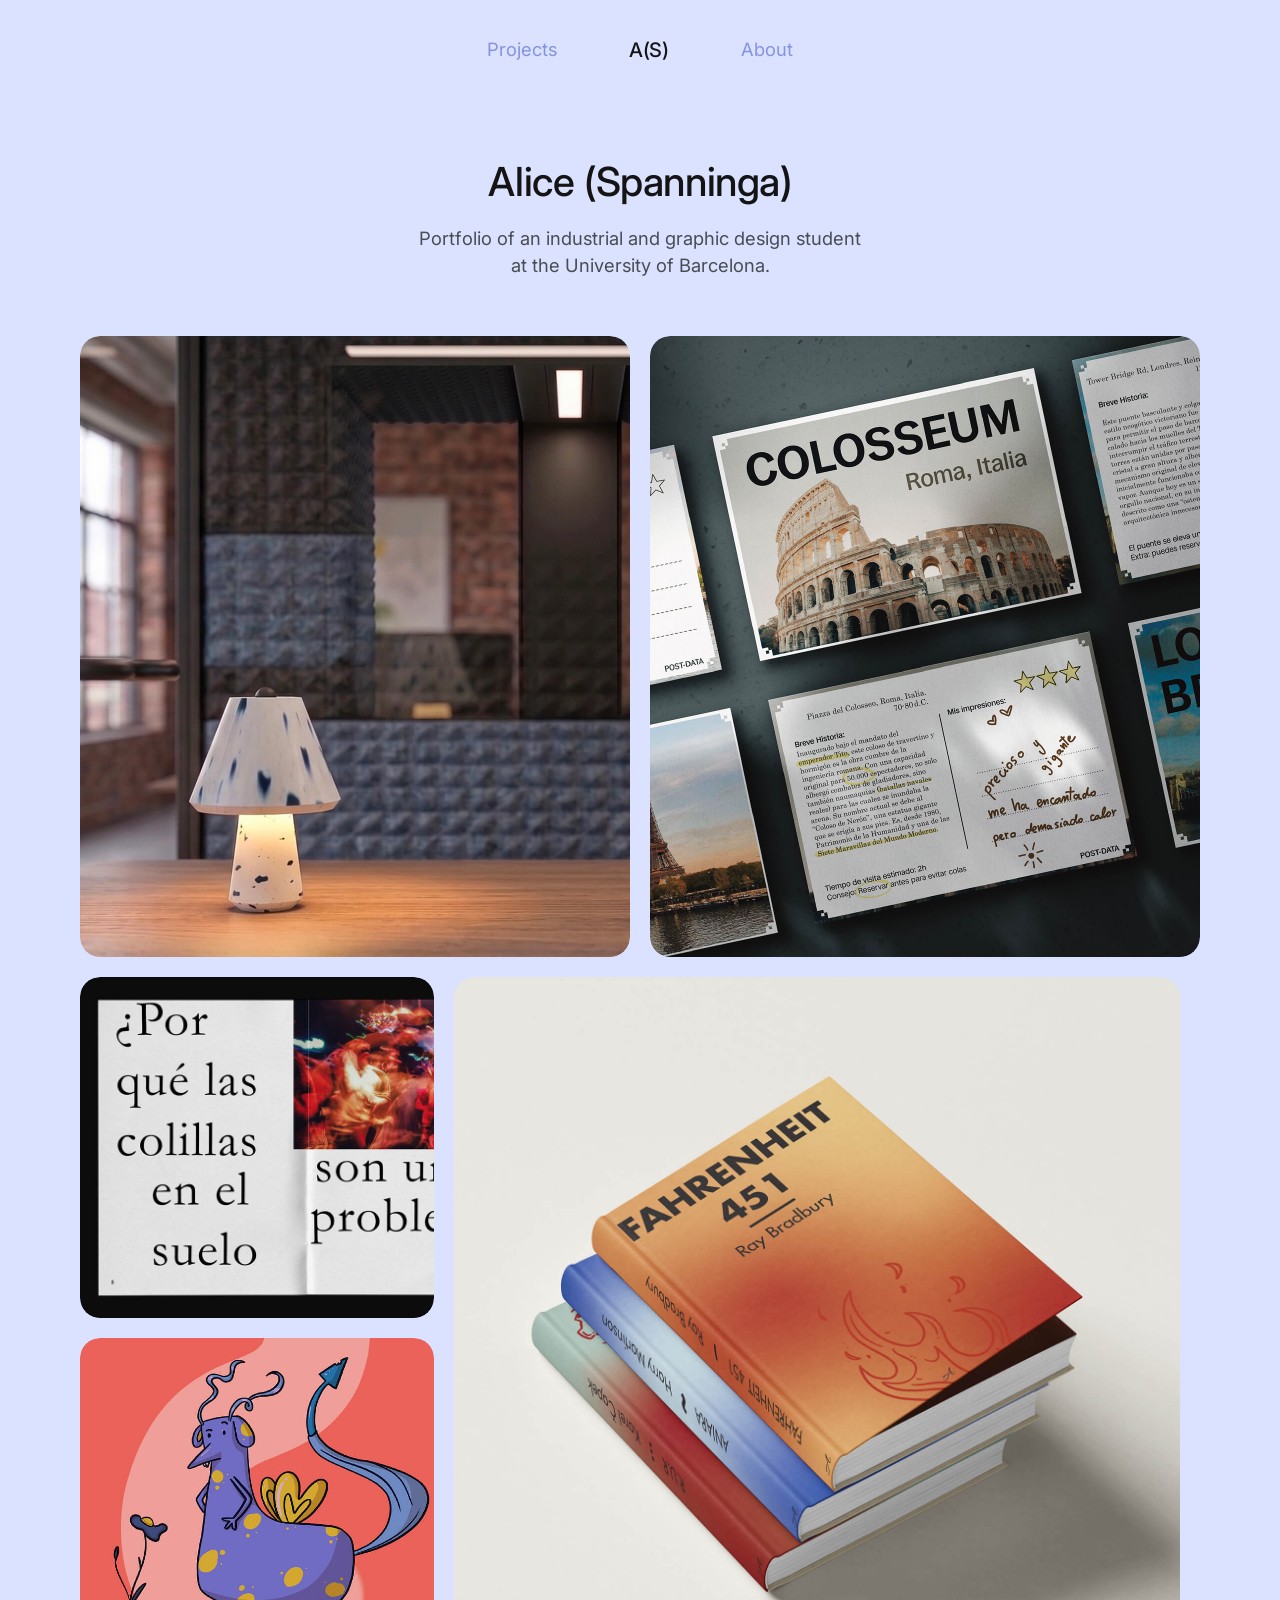
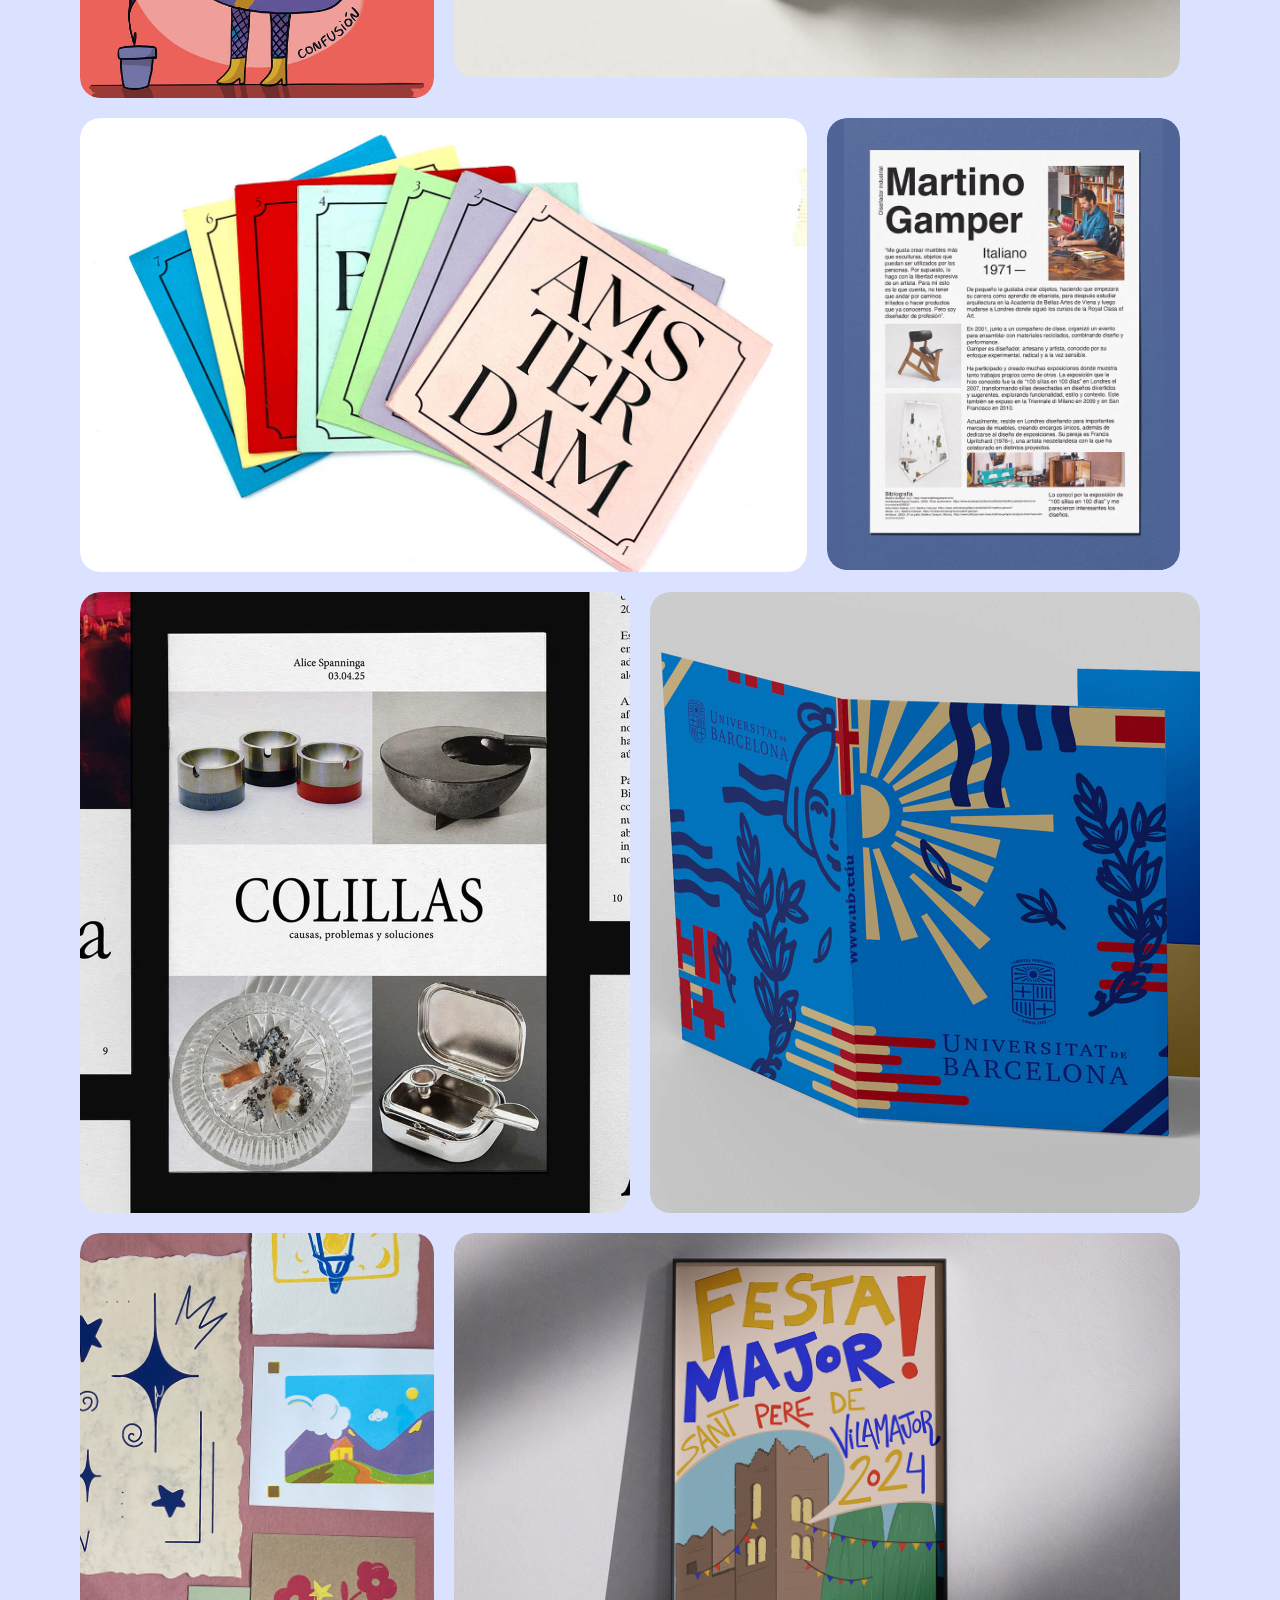
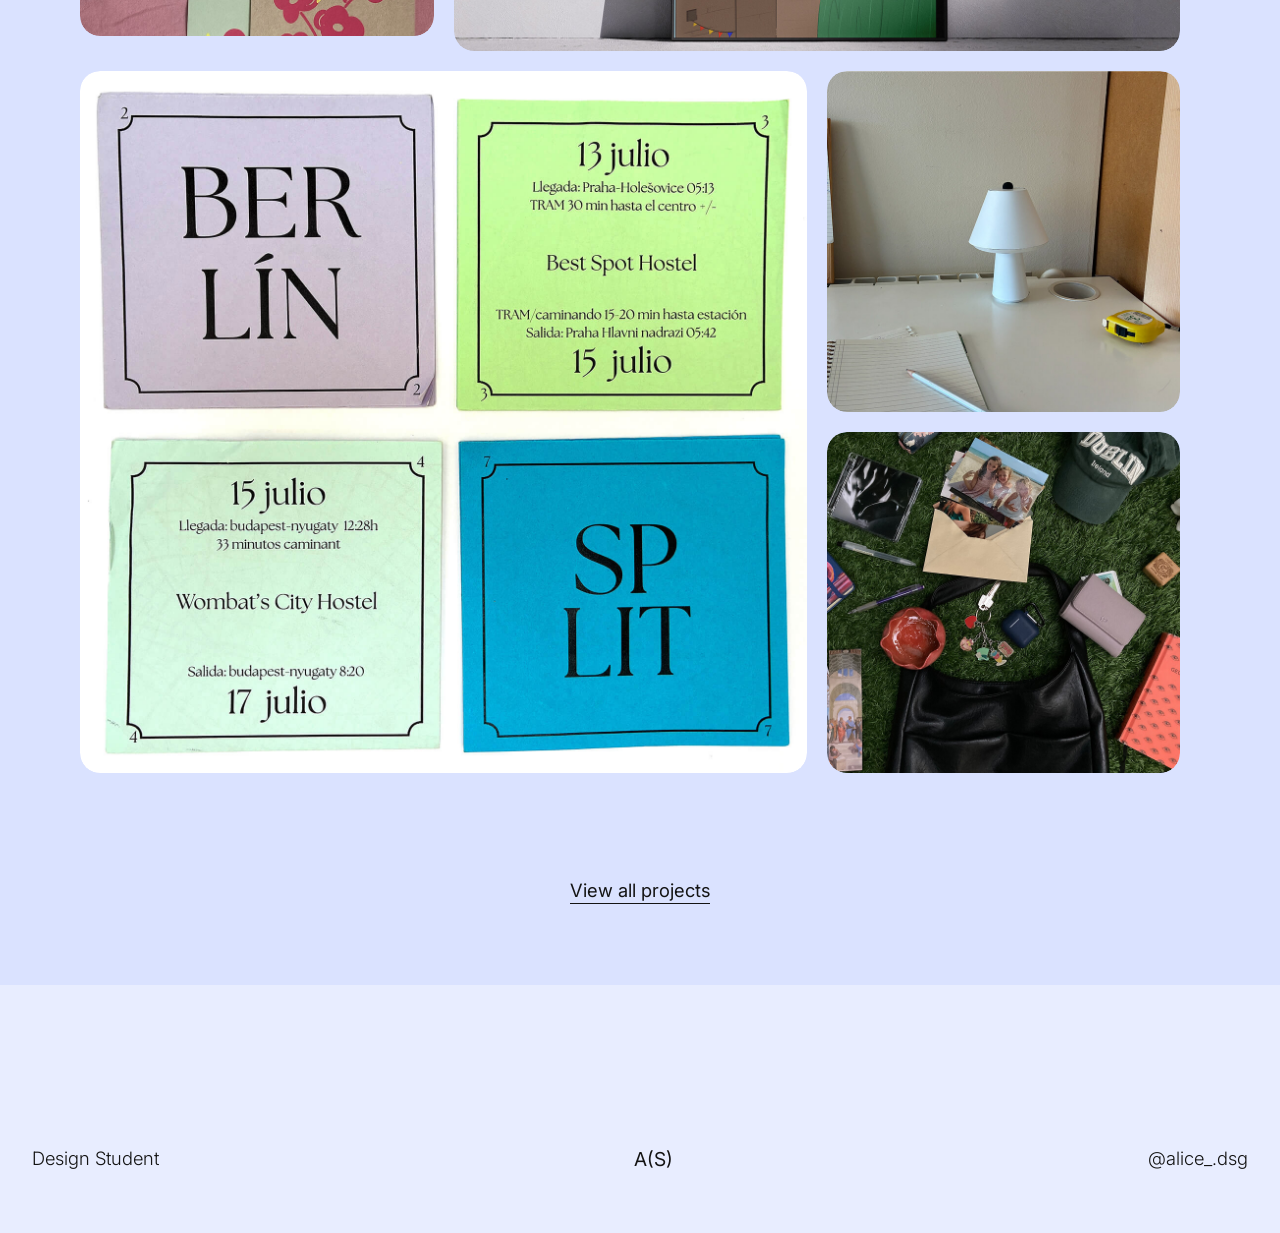
<file: index.html>
<!DOCTYPE html>
<html lang="en">
<head>
  <meta charset="UTF-8" />
  <meta name="viewport" content="width=device-width, initial-scale=1.0" />
  <title>A(S) — Portfolio</title>
  <link rel="icon" type="image/png" href="img/favicon.png" />
  <link rel="stylesheet" href="style.css" />

  <link rel="preconnect" href="https://fonts.googleapis.com">
  <link rel="preconnect" href="https://fonts.gstatic.com" crossorigin>
  <link href="https://fonts.googleapis.com/css2?family=Inter:wght@300;400;500;600&display=swap" rel="stylesheet">
</head>
<body>

  <a href="#main-content" class="skip-link">Skip to main content</a>

  <!-- Header -->
  <header class="site-header" id="site-header">
    <nav class="nav-center" aria-label="Main Navigation">
      <a href="projects.html" class="nav-link">Projects</a>
      <a href="#" class="brand-logo" aria-label="Back to top">A(S)</a>
      <a href="about.html" class="nav-link">About</a>
    </nav>
  </header>

  <main id="main-content">
    
    <!-- Hero / Intro -->
    <section class="hero-section" aria-label="Introduction">
      <h1 class="hero-title">Alice (Spanninga)</h1>
      <p class="hero-subtitle">
        Portfolio of an industrial and graphic design student<br />
        at the University of Barcelona.
      </p>
    </section>

    <!-- Mosaic Layout con Enlaces a Proyectos -->
    <section class="mosaic-container" aria-label="Selected works showcase">

      <!-- Fila 1: Hush lamp y Post-Data (50% / 50%) -->
      <div class="mosaic-row row-equal">
        <a href="hush.html" class="card card-link" aria-label="View Hush: Noise-Aware Desk Light project">
          <img src="img/home/home-hush.jpg" alt="Hush noise-aware desk light" loading="lazy" />
        </a>
        <a href="post-data.html" class="card card-link" aria-label="View Post-Data: Guide & Postcard project">
          <img src="img/home/home-postdata.jpg" alt="Post-Data Colosseum postcards and guide" loading="lazy" />
        </a>
      </div>

      <!-- Fila 2: Dos apiladas a la izquierda + Fahrenheit 451 grande a la derecha -->
      <div class="mosaic-row row-asymmetric-split">
        <div class="col-stacked">
          <a href="ashtray.html" class="card card-link" aria-label="View Ashtray: Magazine Layout project">
            <img src="img/home/home-pagina-ashtray.jpg" alt="Editorial typography cover on cigarette butt pollution" loading="lazy" />
          </a>
          <a href="experiments.html" class="card card-link" aria-label="View Experiments project">
            <img src="img/home/home-confusion-experiments.jpg" alt="Illustrated character exploration" loading="lazy" />
          </a>
        </div>
        <div class="col-single">
          <a href="dystopia-series.html" class="card card-link h-full" aria-label="View The Dystopia Series project">
            <img src="img/home/home-dystopia.jpg" alt="Fahrenheit 451 dystopia series book cover" loading="lazy" />
          </a>
        </div>
      </div>
      <!-- Fila 3 -->
<div class="mosaic-row">
  <a href="interrail.html" class="card card-link card-interrail-fan" aria-label="View Interrail Travel Guide project">
    <img src="img/home/home-interrail-fan.jpg" alt="Foldable Amsterdam travel booklet collection" loading="lazy" />
  </a>
  <a href="the-archive.html" class="card card-link card-archive" aria-label="View The Archive: Designers Index project">
    <img src="img/home/home-archive.jpg" alt="Martino Gamper design archive index page" loading="lazy" />
  </a>
</div>

<!-- Fila 4 -->
<div class="mosaic-row">
  <a href="ashtray.html" class="card card-link card-ashtray" aria-label="View Ashtray: Magazine Layout project">
    <img src="img/home/home-ashtray.jpg" alt="Ashtray magazine editorial spread" loading="lazy" />
  </a>
  <a href="ub-folder.html" class="card card-link card-ubfolder" aria-label="View Metamorfosi i Vestigis: UB Folder project">
    <img src="img/home/home-ubfolder.jpg" alt="Metamorfosi i Vestigis University of Barcelona folder competition" loading="lazy" />
  </a>
</div>

<!-- Fila 5 -->
<div class="mosaic-row">
  <a href="experiments.html" class="card card-link card-print-exp" aria-label="View Experiments project">
    <img src="img/home/home-print-experiments.jpg" alt="Visual print experiments and artistic compositions" loading="lazy" />
  </a>
  <a href="festa-major.html" class="card card-link card-santpere" aria-label="View Festa Major de Sant Pere poster project">
    <img src="img/home/home-santpere.jpg" alt="Festa Major de Sant Pere de Vilamajor 2024 poster" loading="lazy" />
  </a>
</div>

   

      <!-- Fila 6: Interrail a la izquierda + Dos imágenes apiladas a la derecha -->
      <div class="mosaic-row row-last-block">
        <div class="col-interrail-wide">
          <a href="interrail.html" class="card card-link h-full" aria-label="View Interrail Travel Guide project">
            <img src="img/home/home-interrail.jpg" alt="Interrail journey city cards" loading="lazy" />
          </a>
        </div>
        <div class="col-right-stacked">
          <a href="hush.html" class="card card-link" aria-label="View Hush: Noise-Aware Desk Light project">
            <img src="img/home/home-hush-prototype.jpg" alt="Hush desk lamp scale prototype model" loading="lazy" />
          </a>
          <a href="experiments.html" class="card card-link" aria-label="View Experiments project">
            <img src="img/home/home-experiments.jpg" alt="Graphic and product design experiments archive" loading="lazy" />
          </a>
        </div>
      </div>

    </section>

    <!-- View all projects -->
    <div class="view-all-wrapper">
      <a href="projects.html" class="view-all-link">View all projects</a>
    </div>

  </main>

  <!-- Footer -->
  <footer class="site-footer">
    <div class="footer-spacer-top"></div>
    <div class="footer-inner">
      <span class="footer-role">Design Student</span>
      <span class="footer-logo">A(S)</span>
      <a href="https://instagram.com/alice_.dsg" target="_blank" rel="noopener noreferrer" class="footer-social">
        @alice_.dsg
      </a>
    </div>
    <div class="footer-spacer-bottom"></div>
  </footer>

  <script>
    let lastScrollY = window.pageYOffset;
    const header = document.getElementById('site-header');

    window.addEventListener('scroll', () => {
      const currentScrollY = window.pageYOffset;

      if (currentScrollY <= 80) {
        header.classList.remove('nav-hidden');
      } else if (currentScrollY > lastScrollY) {
        header.classList.add('nav-hidden');
      } else {
        header.classList.remove('nav-hidden');
      }
      lastScrollY = currentScrollY;
    });
  </script>

</body>
</html>
</file>
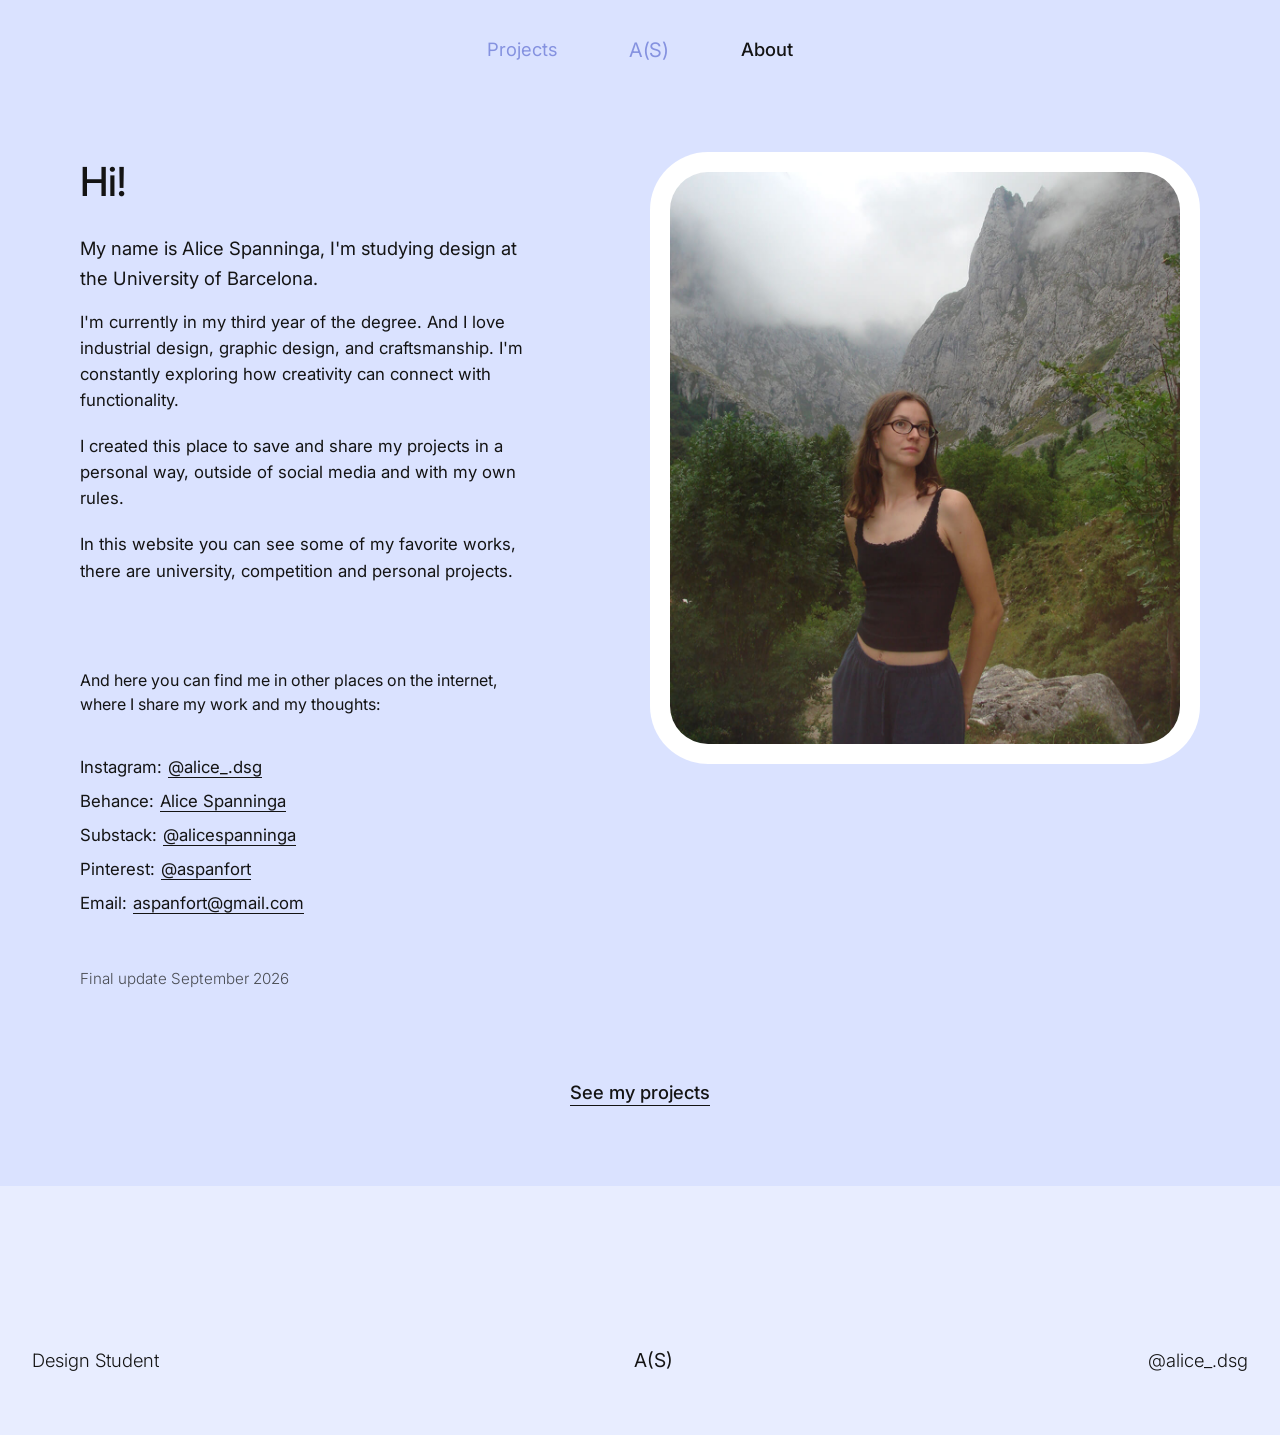
<file: about.html>
<!DOCTYPE html>
<html lang="en">
<head>
  <meta charset="UTF-8" />
  <meta name="viewport" content="width=device-width, initial-scale=1.0" />
  <title>About — A(S)</title>
  <link rel="icon" type="image/png" href="img/favicon.png" />
  <link rel="stylesheet" href="style.css" />

  <link rel="preconnect" href="https://fonts.googleapis.com">
  <link rel="preconnect" href="https://fonts.gstatic.com" crossorigin>
  <link href="https://fonts.googleapis.com/css2?family=Inter:wght@300;400;500;600&display=swap" rel="stylesheet">
</head>
<body>

  <a href="#main-content" class="skip-link">Skip to main content</a>

  <!-- Header: About activo (negro) y A(S) en color azul suave -->
  <header class="site-header" id="site-header">
    <nav class="nav-center" aria-label="Main Navigation">
      <a href="projects.html" class="nav-link">Projects</a>
      <a href="index.html" class="brand-logo brand-subpage" aria-label="Go to Home">A(S)</a>
      <a href="about.html" class="nav-link nav-active" aria-current="page">About</a>
    </nav>
  </header>

  <main id="main-content">
    <section class="about-container" aria-label="About Alice Spanninga">

      <!-- Columna izquierda: Texto y enlaces -->
      <div class="about-text-col">
        
        <!-- Bloque 1: Saludo e introducción -->
        <div class="about-intro-block">
          <h1 class="about-greeting">Hi!</h1>
          <p class="about-lead">
            My name is Alice Spanninga, I'm studying design at the University of Barcelona.
          </p>
        </div>

        <!-- Bloque 2: Resto de la biografía y enlaces -->
        <div class="about-rest-block">
          <div class="about-bio">
            <p>
              I'm currently in my third year of the degree. And I love industrial design, graphic design, and craftsmanship. I'm constantly exploring how creativity can connect with functionality.
            </p>
            <p>
              I created this place to save and share my projects in a personal way, outside of social media and with my own rules.
            </p>
            <p>
              In this website you can see some of my favorite works, there are university, competition and personal projects.
            </p>
          </div>

          <!-- Enlaces -->
           <br>
           <p>
            And here you can find me in other places on the internet, where I share my work and my thoughts:
           </p>
          <ul class="about-links" aria-label="Contact and Social links">
            <li>
              <span class="link-label">Instagram:</span>
              <a href="https://instagram.com/alice_.dsg" target="_blank" rel="noopener noreferrer">@alice_.dsg</a>
            </li>
            <li>
              <span class="link-label">Behance:</span>
              <a href="https://www.behance.net/alicespannin" target="_blank" rel="noopener noreferrer">Alice Spanninga</a>
            </li>
            <li>
              <span class="link-label">Substack:</span>
              <a href="https://substack.com/@alicespanninga" target="_blank" rel="noopener noreferrer">@alicespanninga</a>
            </li>
            <li>
              <span class="link-label">Pinterest:</span>
              <a href="https://pin.it/3tM5AaxpU" target="_blank" rel="noopener noreferrer">@aspanfort</a>
            </li>
            <li>
              <span class="link-label">Email:</span>
              <button type="button" class="copy-email-btn" id="copyEmailBtn" aria-label="Copy email address" title="Click to copy">
                <span id="emailText">aspanfort@gmail.com</span>
                <span id="copyNotice" class="copy-badge" aria-live="polite"></span>
              </button>
            </li>
          </ul>

          <p class="about-update">Final update September 2026</p>
        </div>

      </div>

      <!-- Columna derecha: Foto -->
      <div class="about-image-col">
        <div class="about-card-frame">
          <img src="img/projects-about/About-Alice.jpg" alt="Alice Spanninga in the mountains" />
        </div>
      </div>

      <!-- Centrado global absoluto a todo el ancho (debajo de las 2 columnas en PC) -->
      <div class="about-cta-wrapper">
        <a href="projects.html" class="about-cta-link">See my projects</a>
      </div>

    </section>
    


  </main>

  <!-- Footer (#E8EDFF) -->
  <footer class="site-footer">
    <div class="footer-spacer-top"></div>
    <div class="footer-inner">
      <span class="footer-role">Design Student</span>
      <span class="footer-logo">A(S)</span>
      <a href="https://instagram.com/alice_.dsg" target="_blank" rel="noopener noreferrer" class="footer-social">
        @alice_.dsg
      </a>
    </div>
    <div class="footer-spacer-bottom"></div>
  </footer>

  <script>
    // Header dinámico
    let lastScrollY = window.pageYOffset;
    const header = document.getElementById('site-header');

    window.addEventListener('scroll', () => {
      const currentScrollY = window.pageYOffset;
      if (currentScrollY <= 80) {
        header.classList.remove('nav-hidden');
      } else if (currentScrollY > lastScrollY) {
        header.classList.add('nav-hidden');
      } else {
        header.classList.remove('nav-hidden');
      }
      lastScrollY = currentScrollY;
    });

    // Copiar email al portapapeles
    const emailBtn = document.getElementById('copyEmailBtn');
    const emailText = document.getElementById('emailText');
    const notice = document.getElementById('copyNotice');

    emailBtn.addEventListener('click', () => {
      const email = 'aspanfort@gmail.com';
      navigator.clipboard.writeText(email).then(() => {
        notice.textContent = '(Copied!)';
        notice.classList.add('visible');
        setTimeout(() => {
          notice.classList.remove('visible');
          notice.textContent = '';
        }, 2200);
      });
    });
  </script>

</body>
</html>
</file>
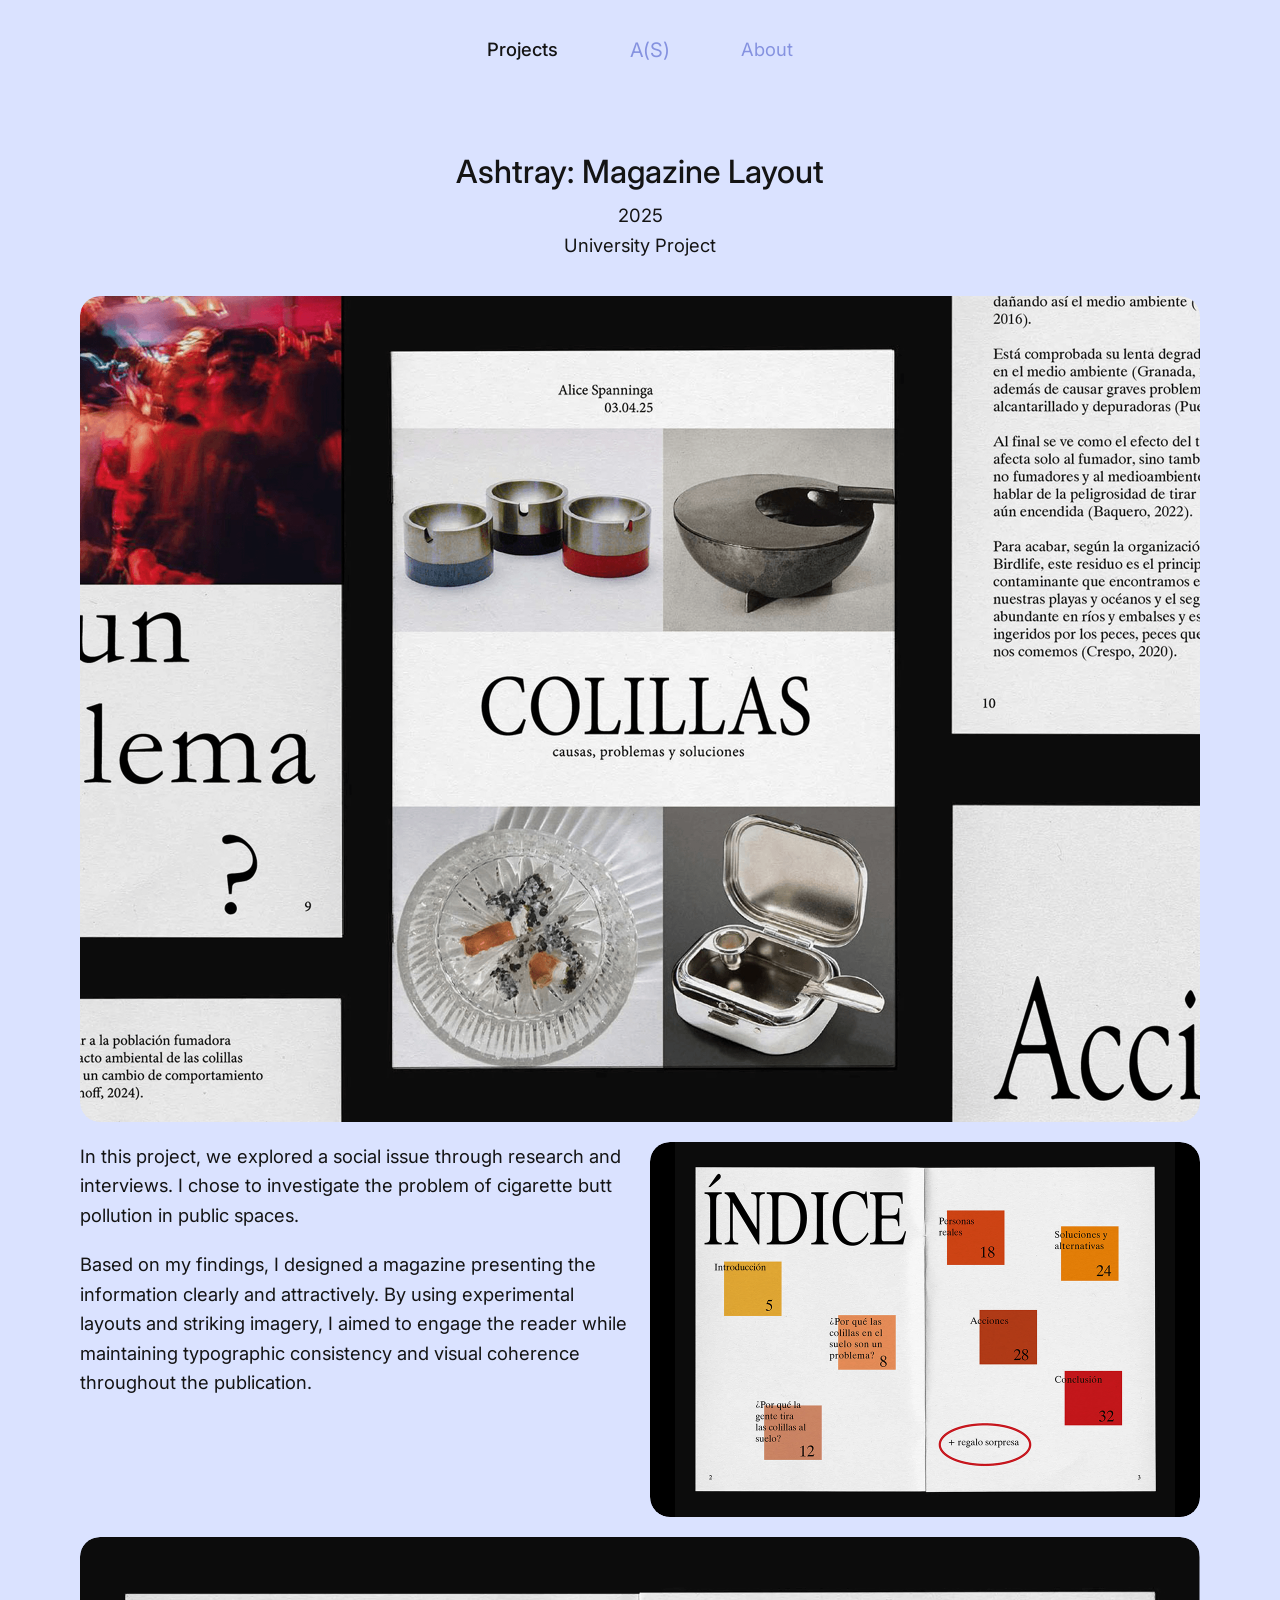
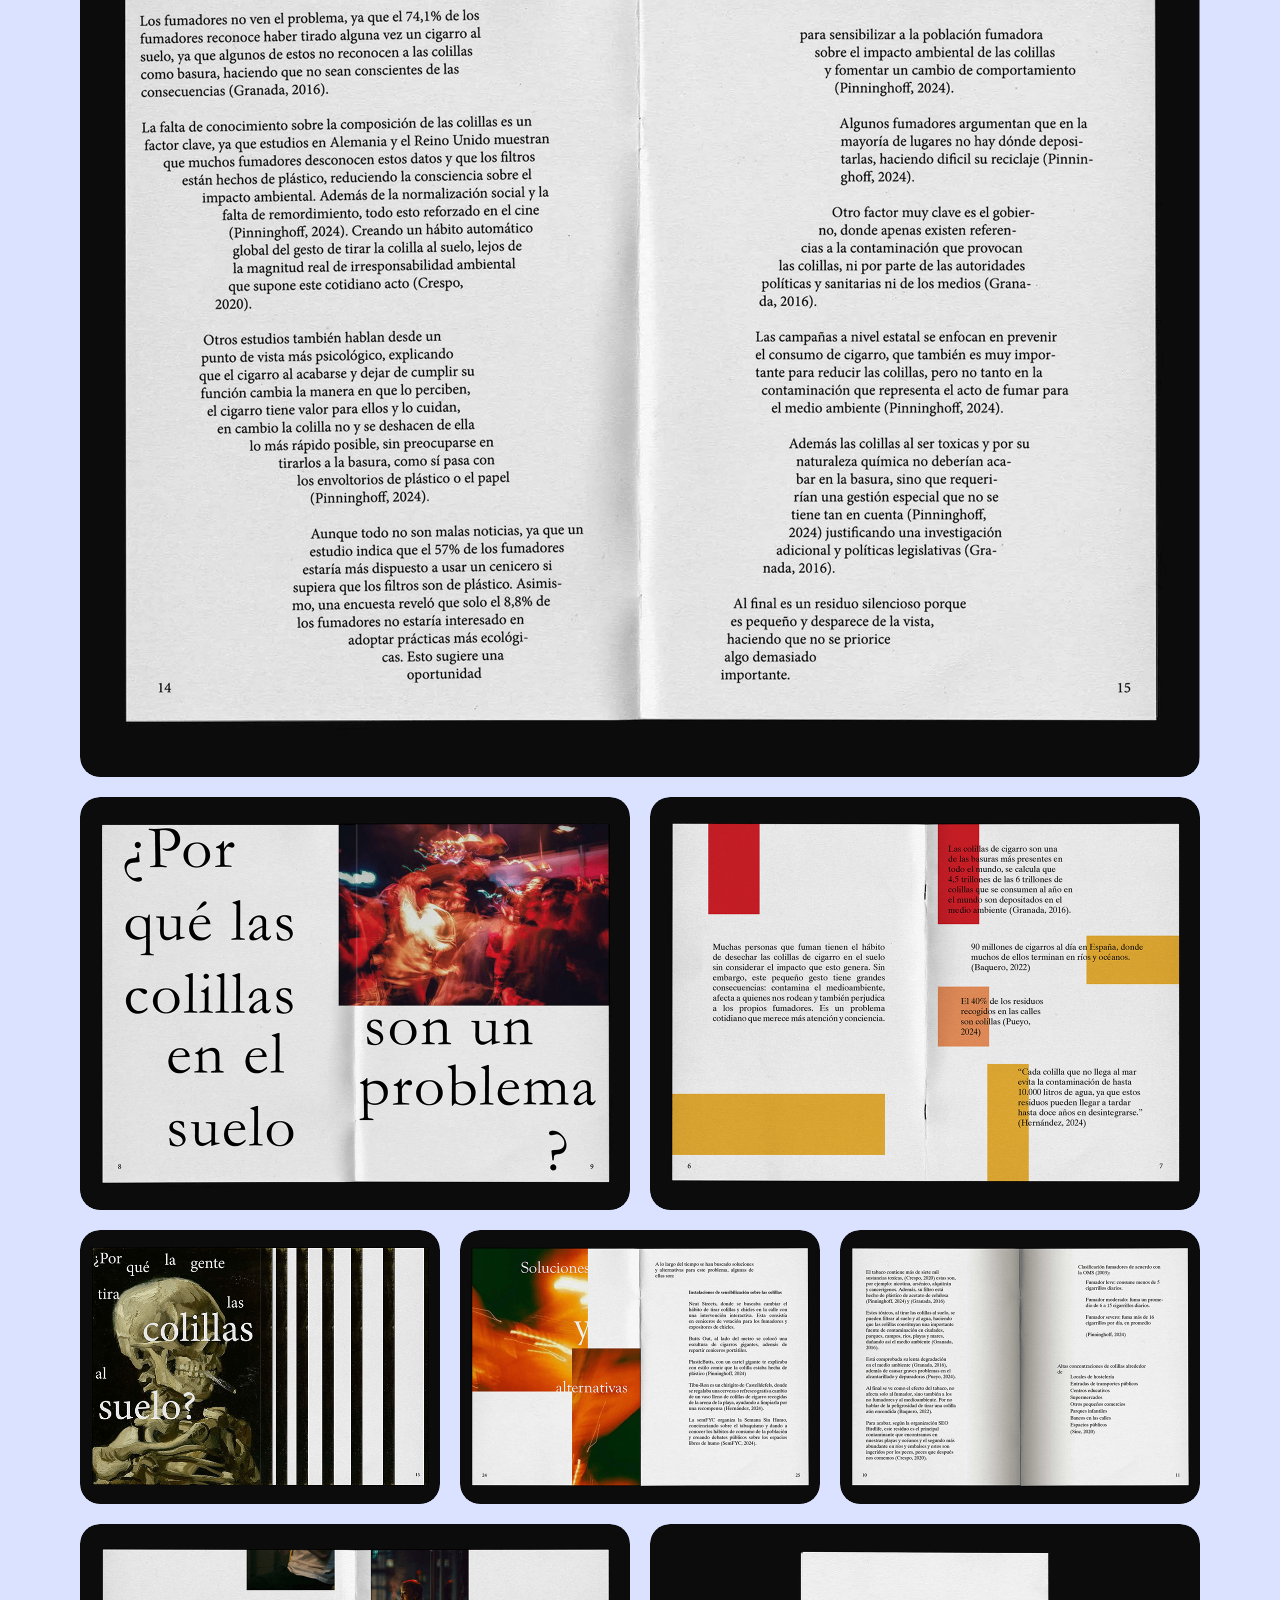
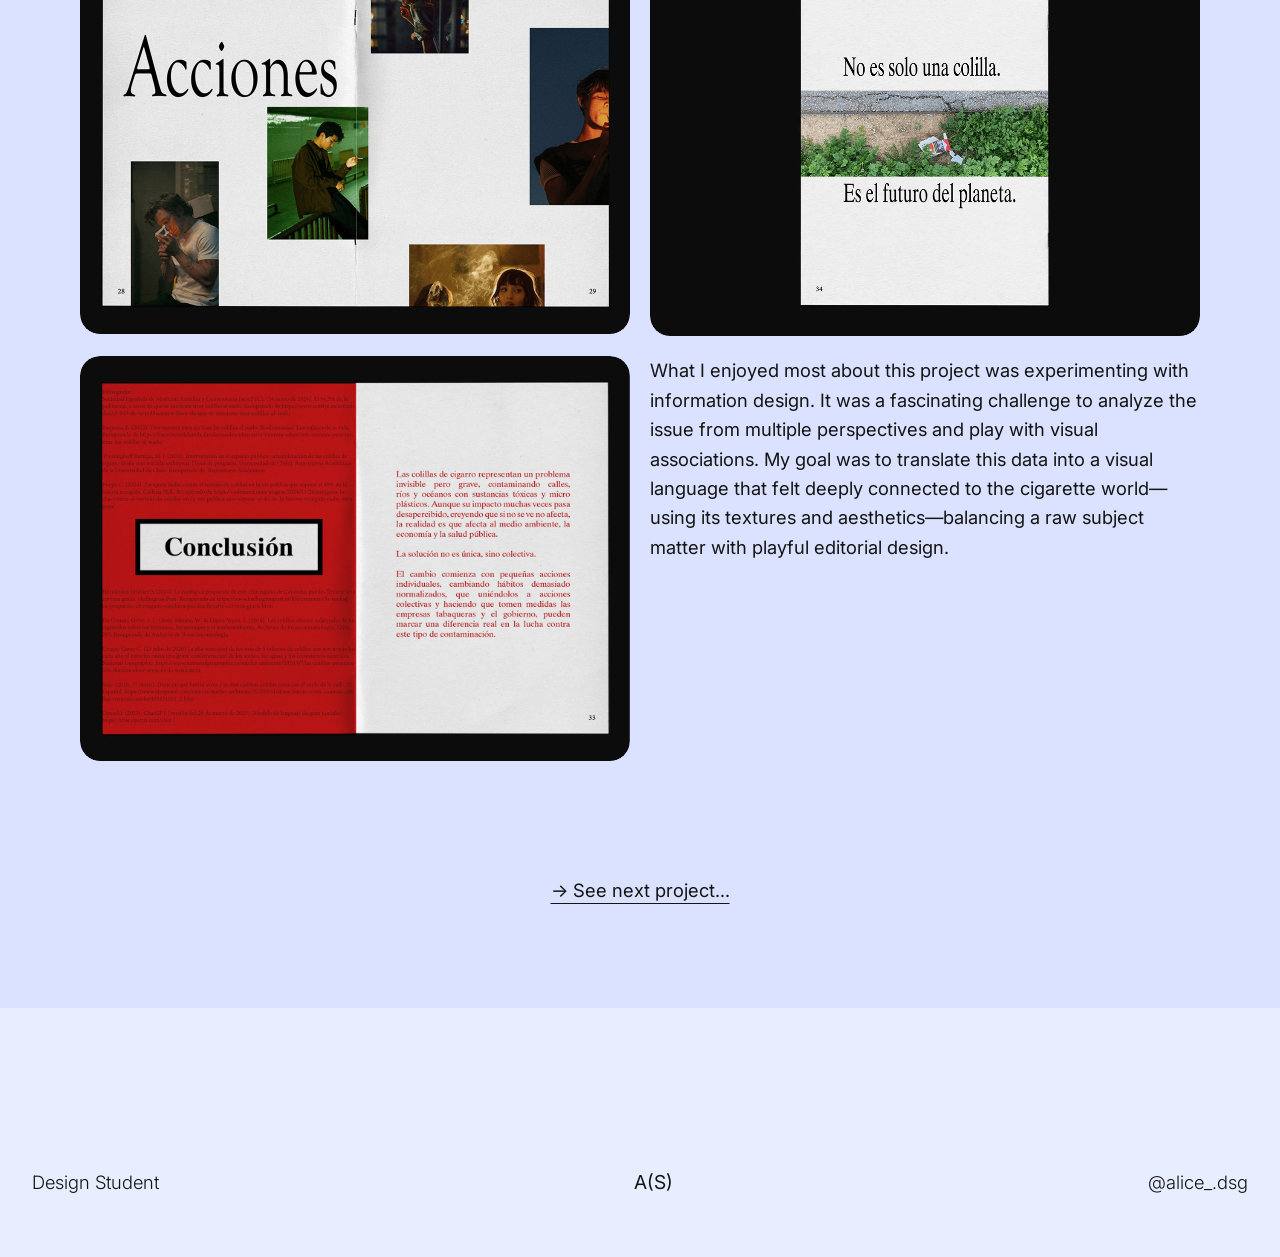
<file: ashtray.html>
<!DOCTYPE html>
<html lang="en">
<head>
  <meta charset="UTF-8" />
  <meta name="viewport" content="width=device-width, initial-scale=1.0" />
  <title>Ashtray: Magazine Layout — A(S)</title>
  <link rel="icon" type="image/png" href="img/favicon.png" />
  <link rel="stylesheet" href="style.css" />

  <link rel="preconnect" href="https://fonts.googleapis.com">
  <link rel="preconnect" href="https://fonts.gstatic.com" crossorigin>
  <link href="https://fonts.googleapis.com/css2?family=Inter:wght@300;400;500;600&display=swap" rel="stylesheet">
</head>
<body>

  <a href="#main-content" class="skip-link">Skip to main content</a>

  <!-- Header -->
  <header class="site-header" id="site-header">
    <nav class="nav-center" aria-label="Main Navigation">
      <a href="projects.html" class="nav-link nav-active" aria-current="page">Projects</a>
      <a href="index.html" class="brand-logo brand-subpage" aria-label="Go to Home">A(S)</a>
      <a href="about.html" class="nav-link">About</a>
    </nav>
  </header>

  <main id="main-content">

    <article class="project-case-study" aria-label="Ashtray Project Case Study">

      <!-- Encabezado centrado -->
      <header class="project-header-block text-center">
        <h1 class="project-detail-title">Ashtray: Magazine Layout</h1>
        <p class="project-year">2025</p>
        <p class="project-category">University Project</p>
      </header>

      <!-- Portada de la revista -->
      <div class="project-full-row">
        <div class="project-image-box">
          <img src="img/ashtray/ashtray-cover.png" alt="Ashtray magazine cover: Colillas, causas, problemas y soluciones" loading="lazy" />
        </div>
      </div>

      <!-- Fila: Texto introductorio a la izquierda + Índice a la derecha -->
      <div class="project-split-row">
        <div class="split-col">
          <p class="project-text">
            In this project, we explored a social issue through research and interviews. I chose to investigate the problem of cigarette butt pollution in public spaces.
          </p>
          <p class="project-text">
            Based on my findings, I designed a magazine presenting the information clearly and attractively. By using experimental layouts and striking imagery, I aimed to engage the reader while maintaining typographic consistency and visual coherence throughout the publication.
          </p>
        </div>
        <div class="split-col">
          <div class="project-image-box">
            <img src="img/ashtray/ashtray-indice.png" alt="Magazine index spread with post-it layout notes" loading="lazy" />
          </div>
        </div>
      </div>

      <!-- Pliego 1 a ancho completo -->
      <div class="project-full-row">
        <div class="project-image-box">
          <img src="img/ashtray/ashtray-spread-1.png" alt="Editorial typography spread" loading="lazy" />
        </div>
      </div>

      <!-- Fila dividida en 2: Spread 2 y Spread 3 -->
      <div class="project-split-row">
        <div class="split-col">
          <div class="project-image-box">
            <img src="img/ashtray/ashtray-spread-2.png" alt="Por que las colillas en el suelo son un problema?" loading="lazy" />
          </div>
        </div>
        <div class="split-col">
          <div class="project-image-box">
            <img src="img/ashtray/ashtray-spread-3.png" alt="Editorial spread with geometric colors" loading="lazy" />
          </div>
        </div>
      </div>

      <!-- Fila dividida en 3: Spread 4, Spread 5 y Spread 6 -->
      <div class="project-three-row">
        <div class="three-col">
          <div class="project-image-box">
            <img src="img/ashtray/ashtray-spread-4.png" alt="Por que la gente tira las colillas al suelo?" loading="lazy" />
          </div>
        </div>
        <div class="three-col">
          <div class="project-image-box">
            <img src="img/ashtray/ashtray-spread-5.png" alt="Ashtray product photography" loading="lazy" />
          </div>
        </div>
        <div class="three-col">
          <div class="project-image-box">
            <img src="img/ashtray/ashtray-spread-6.png" alt="Editorial text spread" loading="lazy" />
          </div>
        </div>
      </div>

      <!-- Fila dividida en 2: Spread 7 y Spread 8 -->
      <div class="project-split-row">
        <div class="split-col">
          <div class="project-image-box">
            <img src="img/ashtray/ashtray-spread-7.png" alt="Editorial spread: Acciones" loading="lazy" />
          </div>
        </div>
        <div class="split-col">
          <div class="project-image-box">
            <img src="img/ashtray/ashtray-spread-8.png" alt="No es solo una colilla. Es el futuro del planeta." loading="lazy" />
          </div>
        </div>
      </div>

      <!-- Bloque final: Conclusión a la izquierda + Reflexión a la derecha -->
      <div class="project-split-row">
        <div class="split-col">
          <div class="project-image-box">
            <img src="img/ashtray/ashtray-conclusion.png" alt="Magazine conclusion spread in red" loading="lazy" />
          </div>
        </div>
        <div class="split-col">
          <p class="project-text">
            What I enjoyed most about this project was experimenting with information design. It was a fascinating challenge to analyze the issue from multiple perspectives and play with visual associations. My goal was to translate this data into a visual language that felt deeply connected to the cigarette world—using its textures and aesthetics—balancing a raw subject matter with playful editorial design.
          </p>
        </div>
      </div>

      <!-- Enlace a siguiente proyecto -->
      <div class="next-project-container">
        <a href="dystopia-series.html" class="next-project-link">&rarr; See next project...</a>
      </div>

    </article>

  </main>

  <!-- Footer (#E8EDFF) -->
  <footer class="site-footer">
    <div class="footer-spacer-top"></div>
    <div class="footer-inner">
      <span class="footer-role">Design Student</span>
      <span class="footer-logo">A(S)</span>
      <a href="https://instagram.com/alice_.dsg" target="_blank" rel="noopener noreferrer" class="footer-social">
        @alice_.dsg
      </a>
    </div>
    <div class="footer-spacer-bottom"></div>
  </footer>

  <script>
    let lastScrollY = window.pageYOffset;
    const header = document.getElementById('site-header');

    window.addEventListener('scroll', () => {
      const currentScrollY = window.pageYOffset;
      if (currentScrollY <= 80) {
        header.classList.remove('nav-hidden');
      } else if (currentScrollY > lastScrollY) {
        header.classList.add('nav-hidden');
      } else {
        header.classList.remove('nav-hidden');
      }
      lastScrollY = currentScrollY;
    });
  </script>

</body>
</html>
</file>
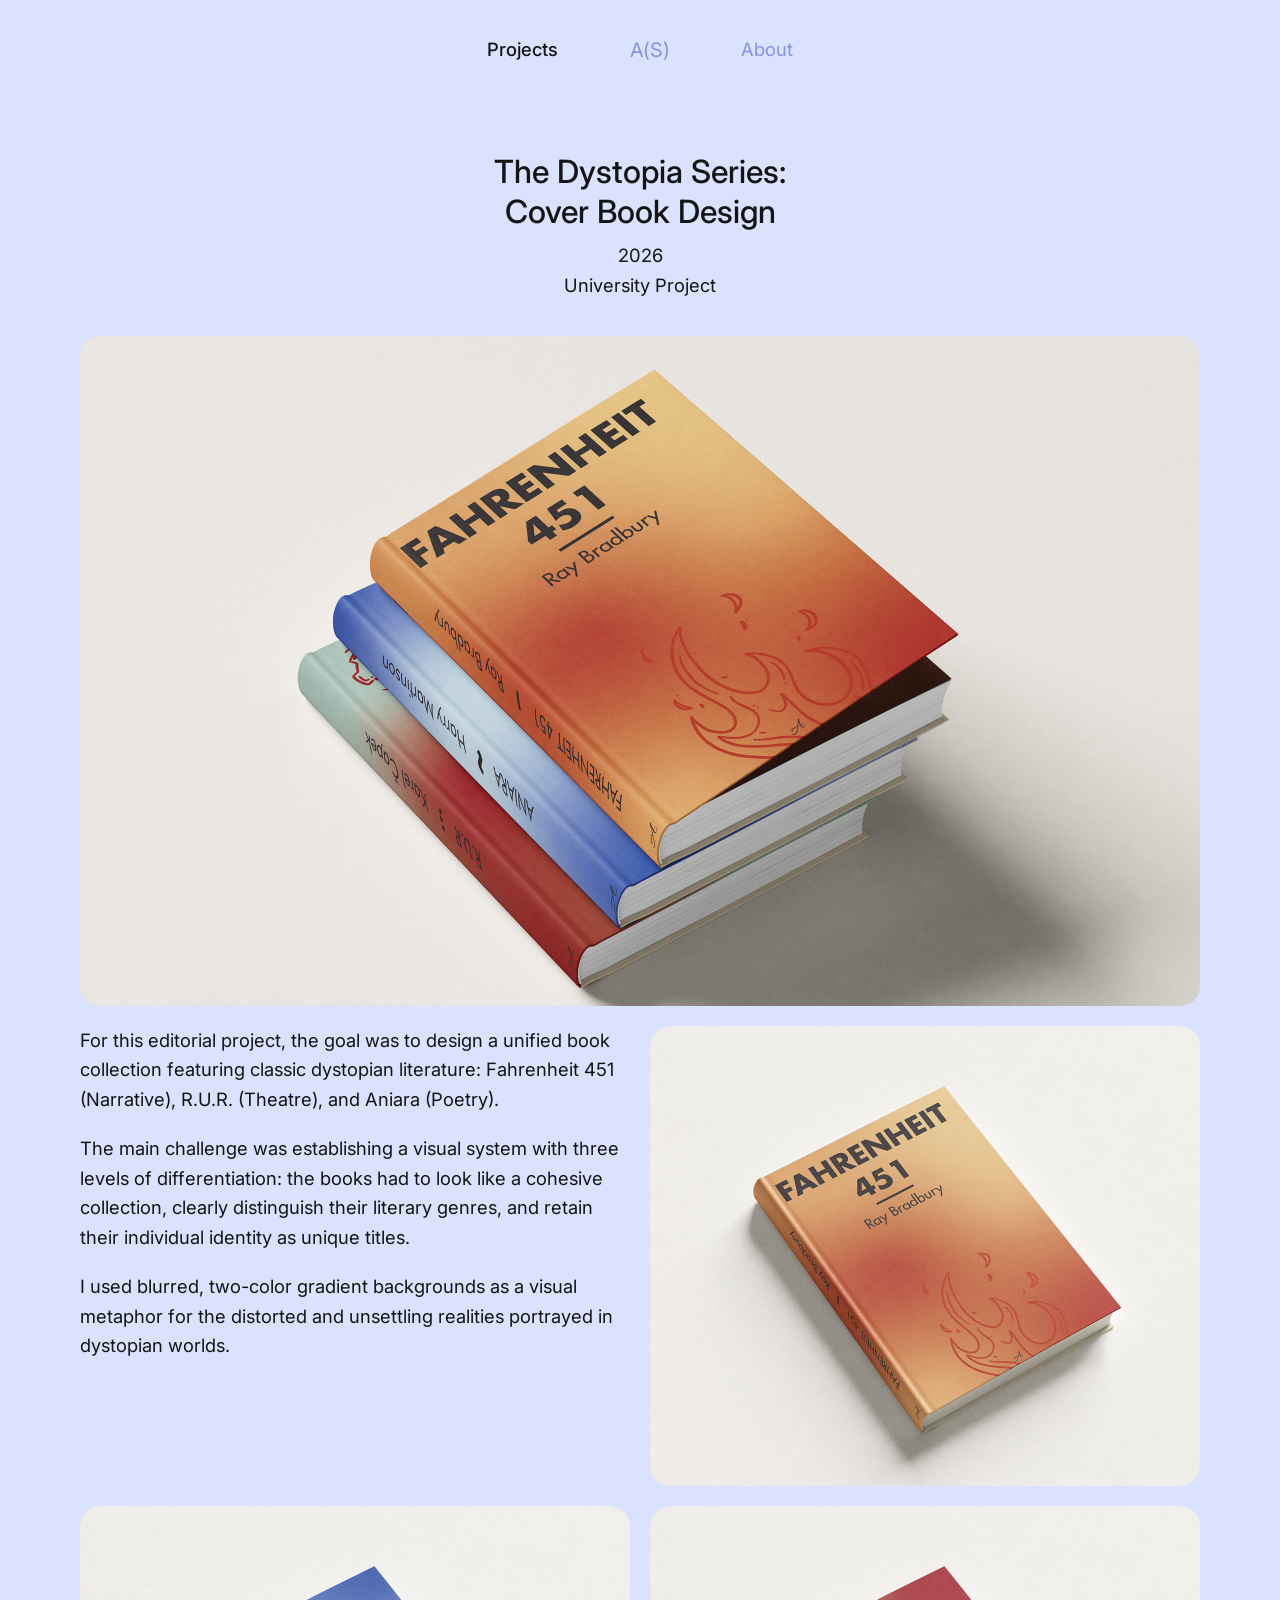
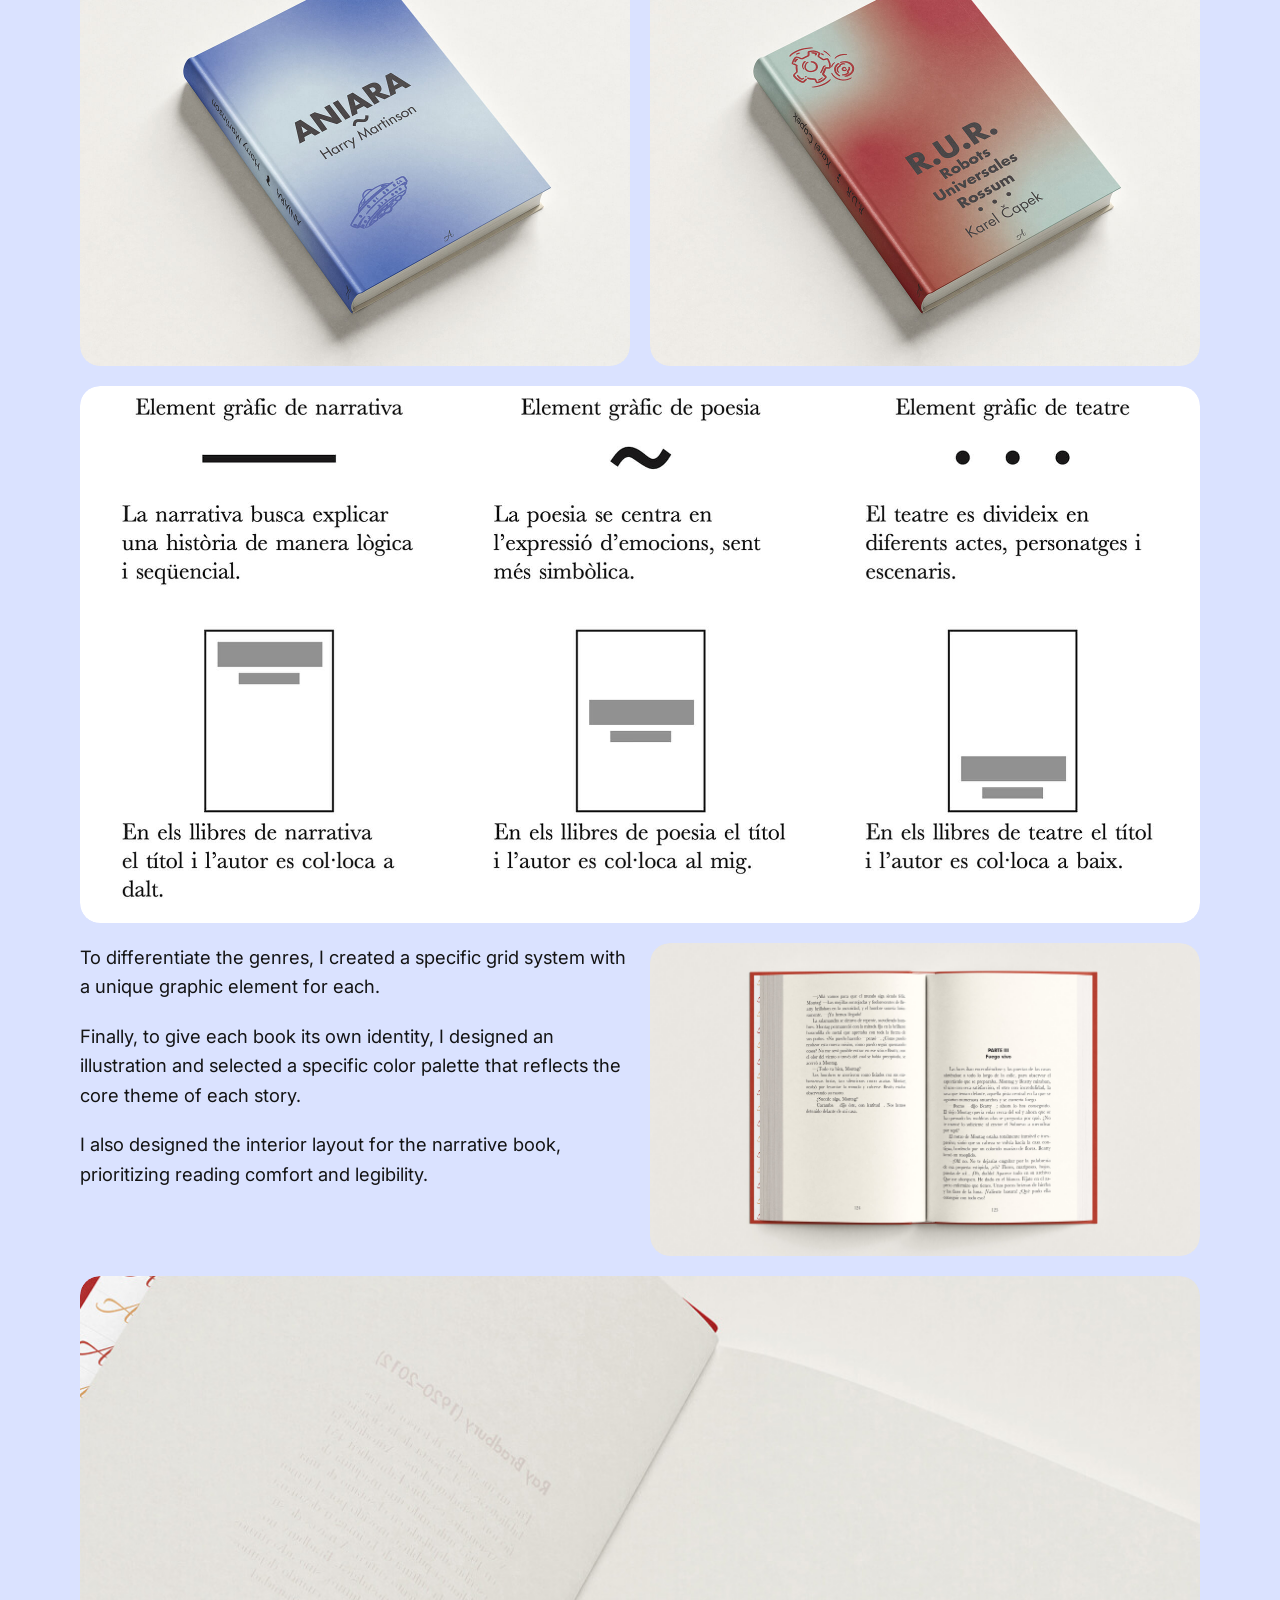
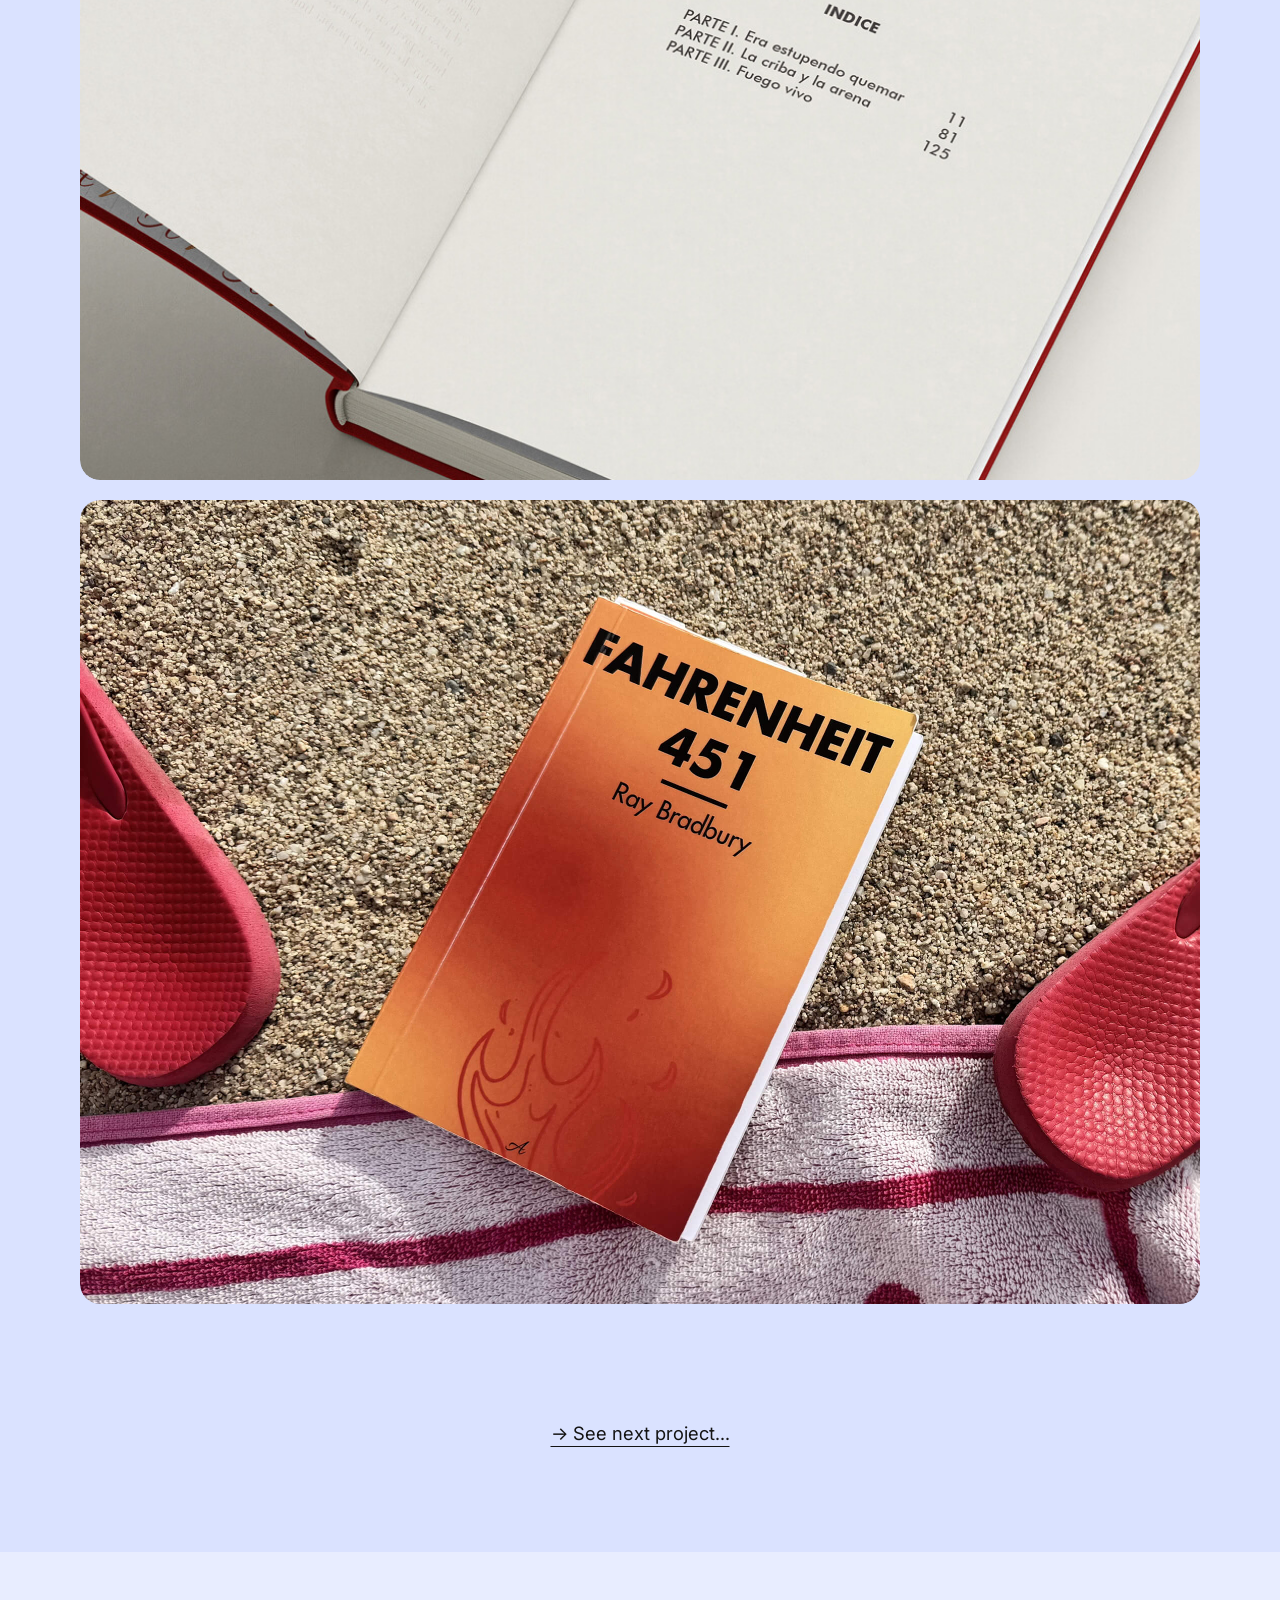
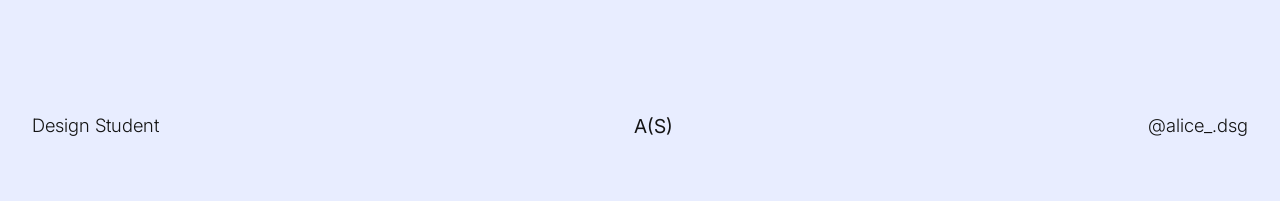
<file: dystopia-series.html>
<!DOCTYPE html>
<html lang="en">
<head>
  <meta charset="UTF-8" />
  <meta name="viewport" content="width=device-width, initial-scale=1.0" />
  <title>The Dystopia Series: Cover Book Design — A(S)</title>
  <link rel="icon" type="image/png" href="img/favicon.png" />
  <link rel="stylesheet" href="style.css" />

  <link rel="preconnect" href="https://fonts.googleapis.com">
  <link rel="preconnect" href="https://fonts.gstatic.com" crossorigin>
  <link href="https://fonts.googleapis.com/css2?family=Inter:wght@300;400;500;600&display=swap" rel="stylesheet">
</head>
<body>

  <a href="#main-content" class="skip-link">Skip to main content</a>

  <!-- Header -->
  <header class="site-header" id="site-header">
    <nav class="nav-center" aria-label="Main Navigation">
      <a href="projects.html" class="nav-link nav-active" aria-current="page">Projects</a>
      <a href="index.html" class="brand-logo brand-subpage" aria-label="Go to Home">A(S)</a>
      <a href="about.html" class="nav-link">About</a>
    </nav>
  </header>

  <main id="main-content">

    <article class="project-case-study" aria-label="The Dystopia Series Project Case Study">

      <!-- Encabezado centrado -->
      <header class="project-header-block text-center">
        <h1 class="project-detail-title">The Dystopia Series:<br />Cover Book Design</h1>
        <p class="project-year">2026</p>
        <p class="project-category">University Project</p>
      </header>

      <!-- 1. Imagen principal: Los tres libros apilados uno sobre otro -->
      <div class="project-full-row">
        <div class="project-image-box">
          <img src="img/dystopia/dystopia-hero.jpg" alt="The three dystopian classics stacked together" loading="lazy" />
        </div>
      </div>

      <!-- 2. Bloque: Texto conceptual a la izquierda + Fahrenheit a la derecha -->
      <div class="project-split-row">
        <div class="split-col">
          <p class="project-text">
            For this editorial project, the goal was to design a unified book collection featuring classic dystopian literature: Fahrenheit 451 (Narrative), R.U.R. (Theatre), and Aniara (Poetry).
          </p>
          <p class="project-text">
            The main challenge was establishing a visual system with three levels of differentiation: the books had to look like a cohesive collection, clearly distinguish their literary genres, and retain their individual identity as unique titles.
          </p>
          <p class="project-text">
            I used blurred, two-color gradient backgrounds as a visual metaphor for the distorted and unsettling realities portrayed in dystopian worlds.
          </p>
        </div>

        <div class="split-col">
          <div class="project-image-box">
            <img src="img/dystopia/dystopia-farenheit.jpg" alt="Fahrenheit 451 cover book design by Ray Bradbury" loading="lazy" />
          </div>
        </div>
      </div>

      <!-- 3. Fila dividida en 2: Los otros dos libros (Aniara + R.U.R.) -->
      <div class="project-split-row">
        <div class="split-col">
          <div class="project-image-box">
            <img src="img/dystopia/dystopia-aniara.jpg" alt="Aniara cover book design by Harry Martinson" loading="lazy" />
          </div>
        </div>
        <div class="split-col">
          <div class="project-image-box">
            <img src="img/dystopia/dystopia-rur.jpg" alt="R.U.R. cover book design by Karel Capek" loading="lazy" />
          </div>
        </div>
      </div>

      <!-- 4. Infografía completa del sistema de géneros y retícula -->
      <div class="project-full-row">
        <div class="project-image-box">
          <img src="img/dystopia/dystopia-system.jpg" alt="Graphic rules and grid layouts for narrative, poetry and theatre editions" loading="lazy" />
        </div>
      </div>

      <!-- 5. Bloque: Metodología a la izquierda + Interior maqueta a la derecha -->
      <div class="project-split-row">
        <div class="split-col">
          <p class="project-text">
            To differentiate the genres, I created a specific grid system with a unique graphic element for each.
          </p>
          <p class="project-text">
            Finally, to give each book its own identity, I designed an illustration and selected a specific color palette that reflects the core theme of each story.
          </p>
          <p class="project-text">
            I also designed the interior layout for the narrative book, prioritizing reading comfort and legibility.
          </p>
        </div>

        <div class="split-col">
          <div class="project-image-box">
            <img src="img/dystopia/dystopia-interior-layout.jpg" alt="Fahrenheit 451 interior page layout spread" loading="lazy" />
          </div>
        </div>
      </div>

      <!-- 6. Primeras páginas interiores / guarda -->
      <div class="project-full-row">
        <div class="project-image-box">
          <img src="img/dystopia/dystopia-first-pages.jpg" alt="First pages and title leaf detail of Fahrenheit 451" loading="lazy" />
        </div>
      </div>

      <!-- 7. Foto final en la playa -->
      <div class="project-full-row">
        <div class="project-image-box">
          <img src="img/dystopia/dystopia-beach.jpg" alt="Fahrenheit 451 book cover lying on a towel at the beach" loading="lazy" />
        </div>
      </div>

      <!-- Enlace al siguiente proyecto -->
      <div class="next-project-container">
        <a href="ub-folder.html" class="next-project-link">&rarr; See next project...</a>
      </div>

    </article>

  </main>

  <!-- Footer (#E8EDFF) -->
  <footer class="site-footer">
    <div class="footer-spacer-top"></div>
    <div class="footer-inner">
      <span class="footer-role">Design Student</span>
      <span class="footer-logo">A(S)</span>
      <a href="https://instagram.com/alice_.dsg" target="_blank" rel="noopener noreferrer" class="footer-social">
        @alice_.dsg
      </a>
    </div>
    <div class="footer-spacer-bottom"></div>
  </footer>

  <script>
    let lastScrollY = window.pageYOffset;
    const header = document.getElementById('site-header');

    window.addEventListener('scroll', () => {
      const currentScrollY = window.pageYOffset;
      if (currentScrollY <= 80) {
        header.classList.remove('nav-hidden');
      } else if (currentScrollY > lastScrollY) {
        header.classList.add('nav-hidden');
      } else {
        header.classList.remove('nav-hidden');
      }
      lastScrollY = currentScrollY;
    });
  </script>

</body>
</html>
</file>
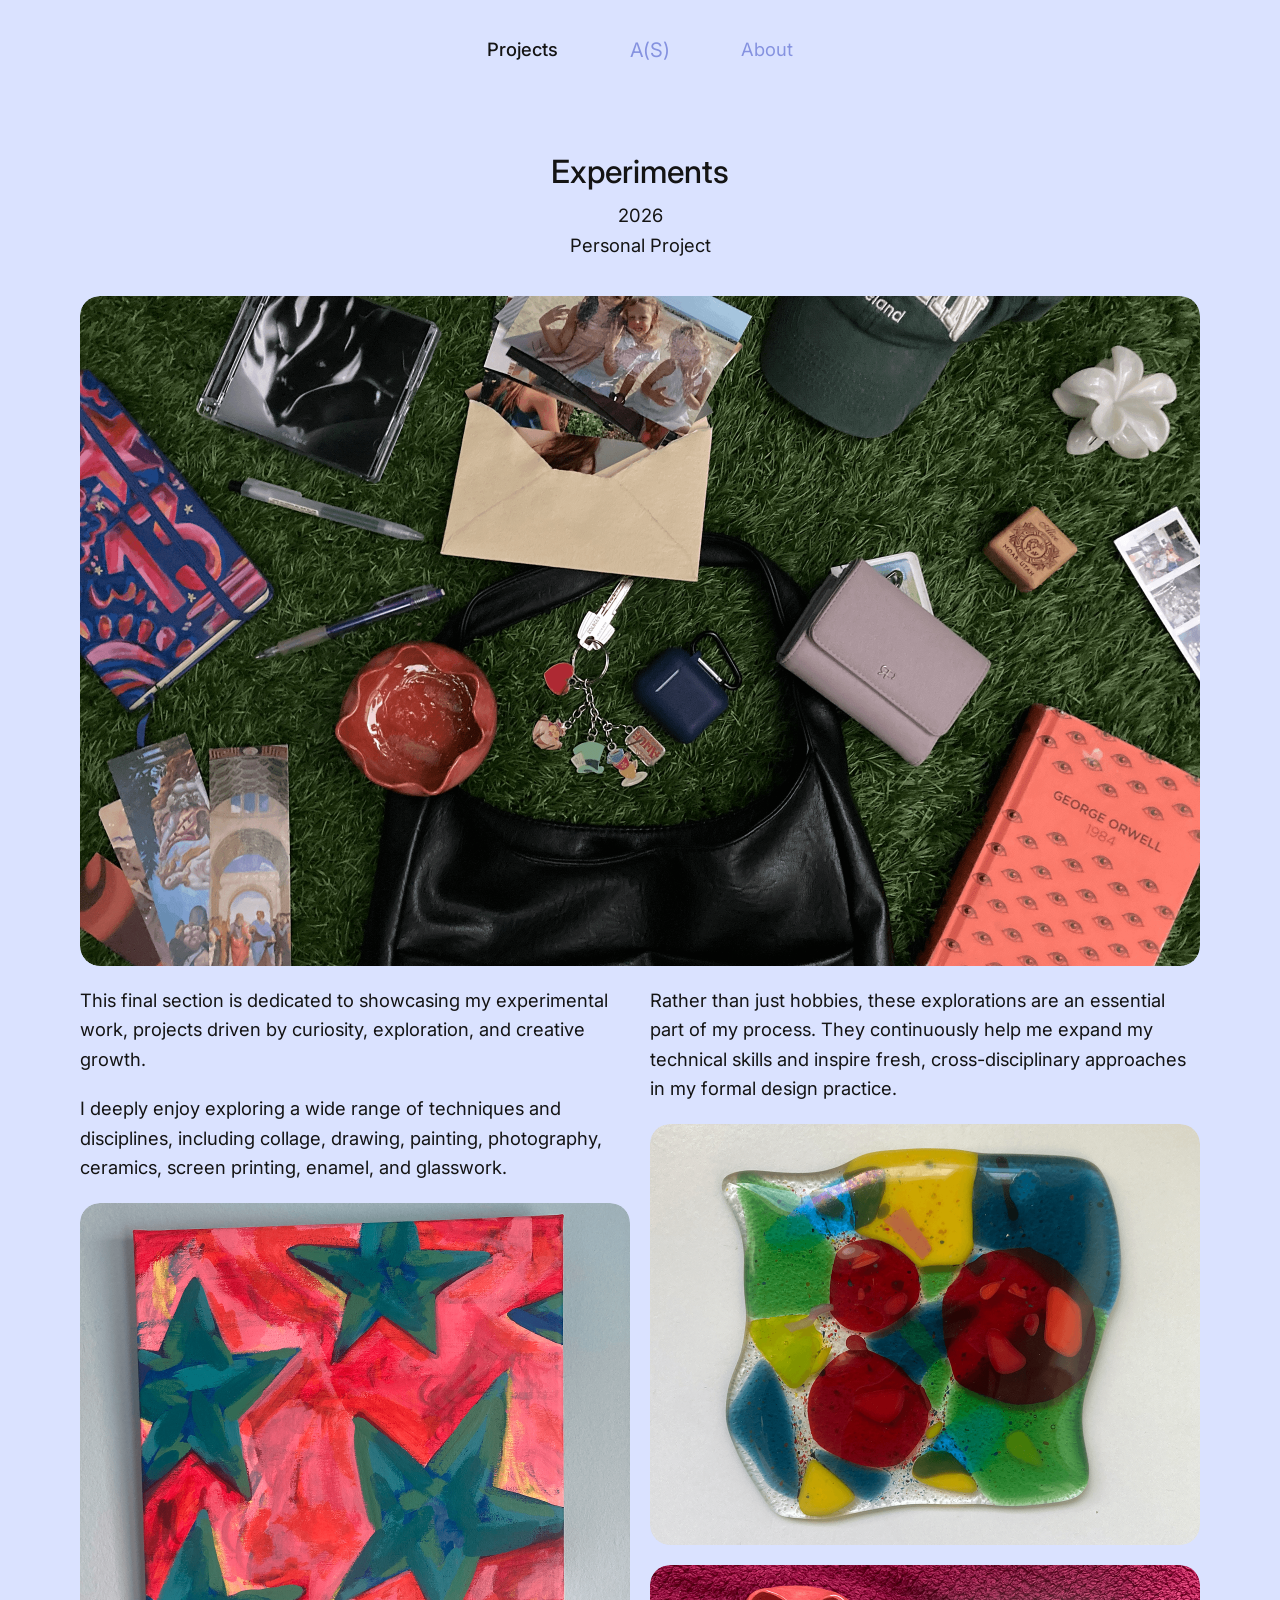
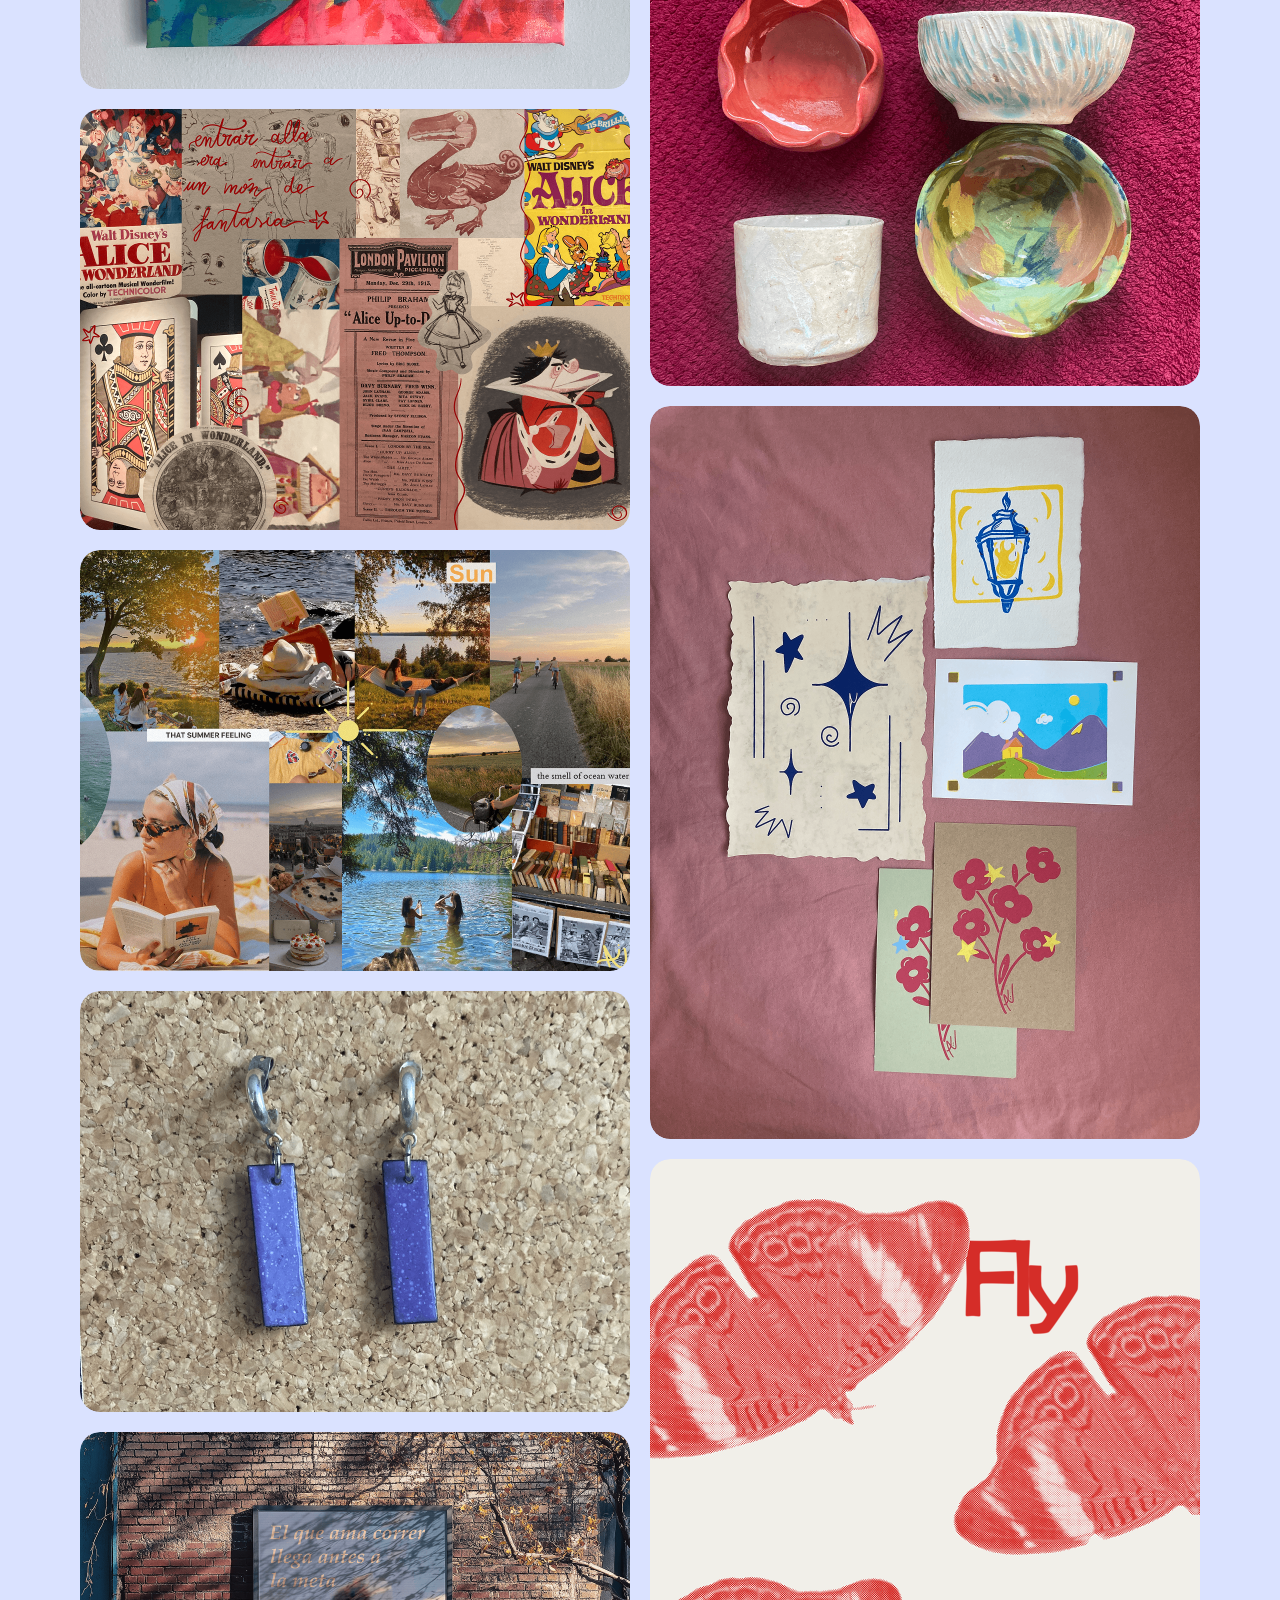
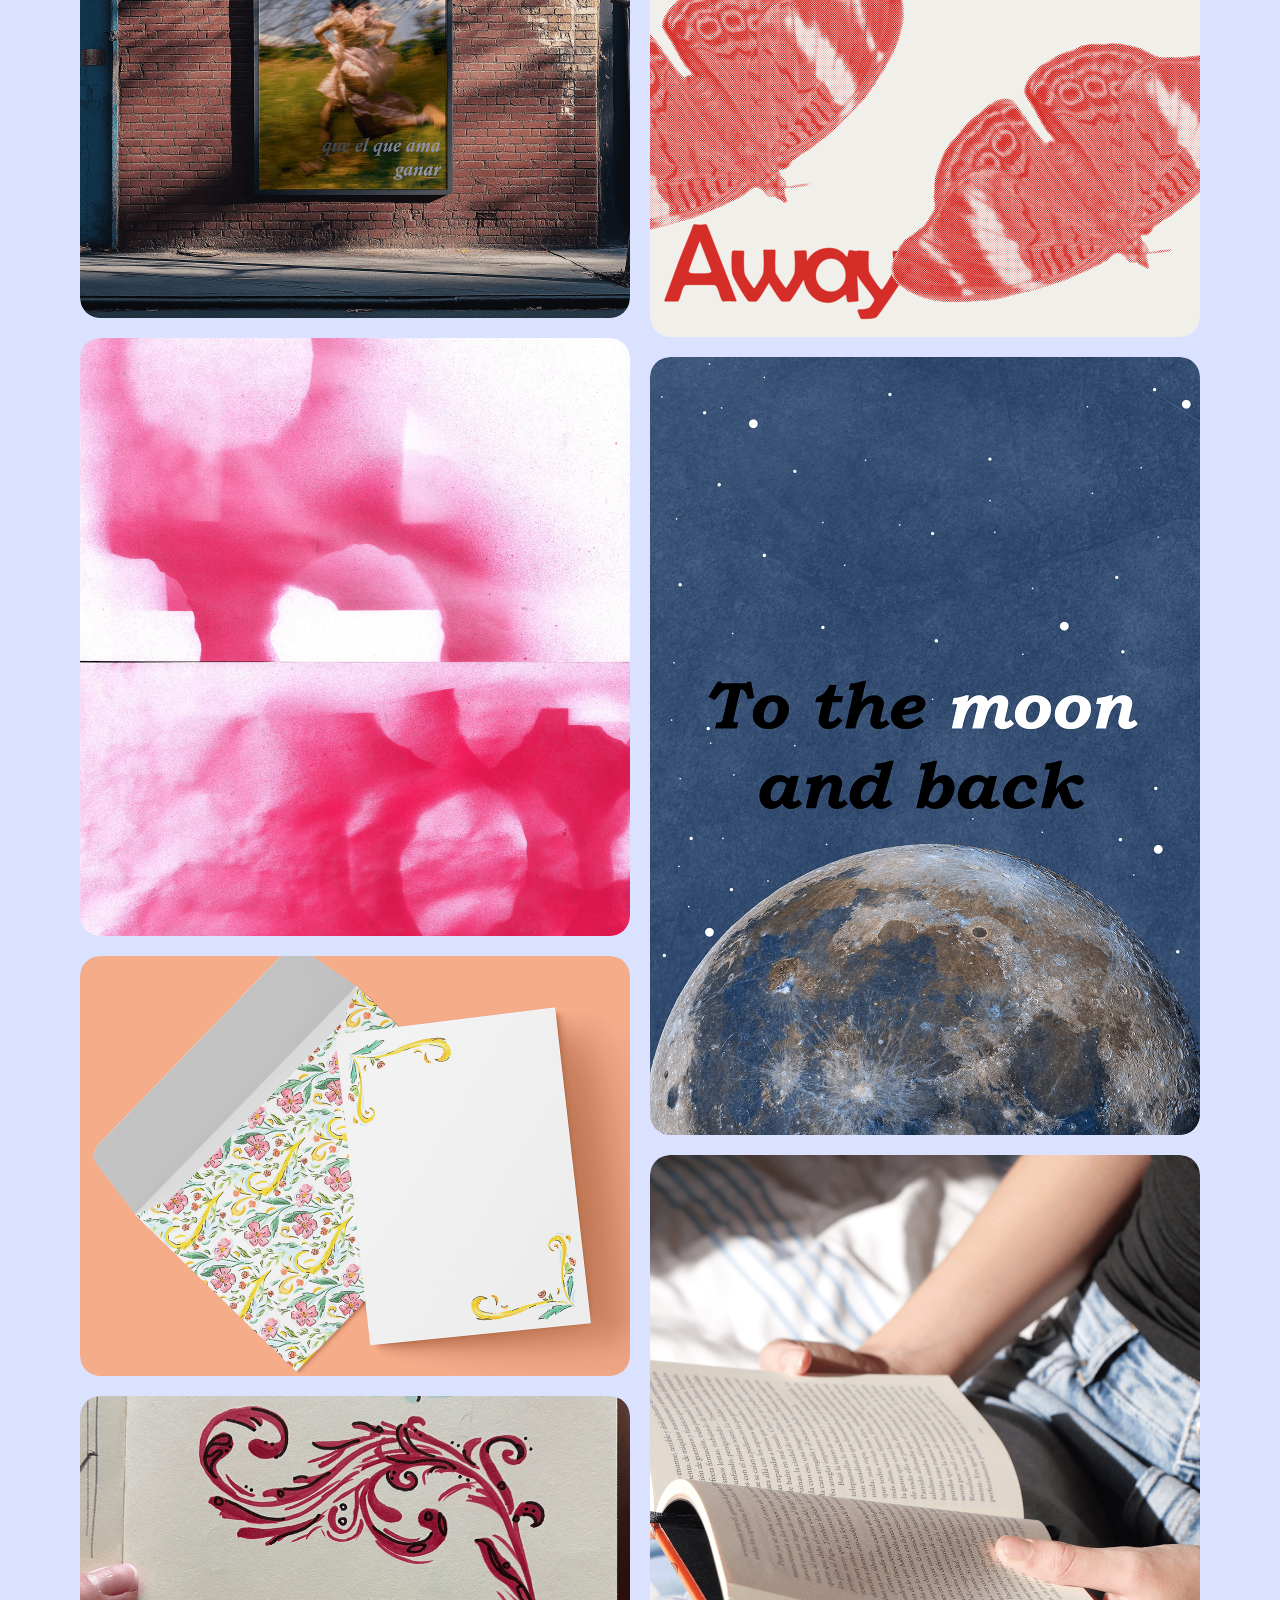
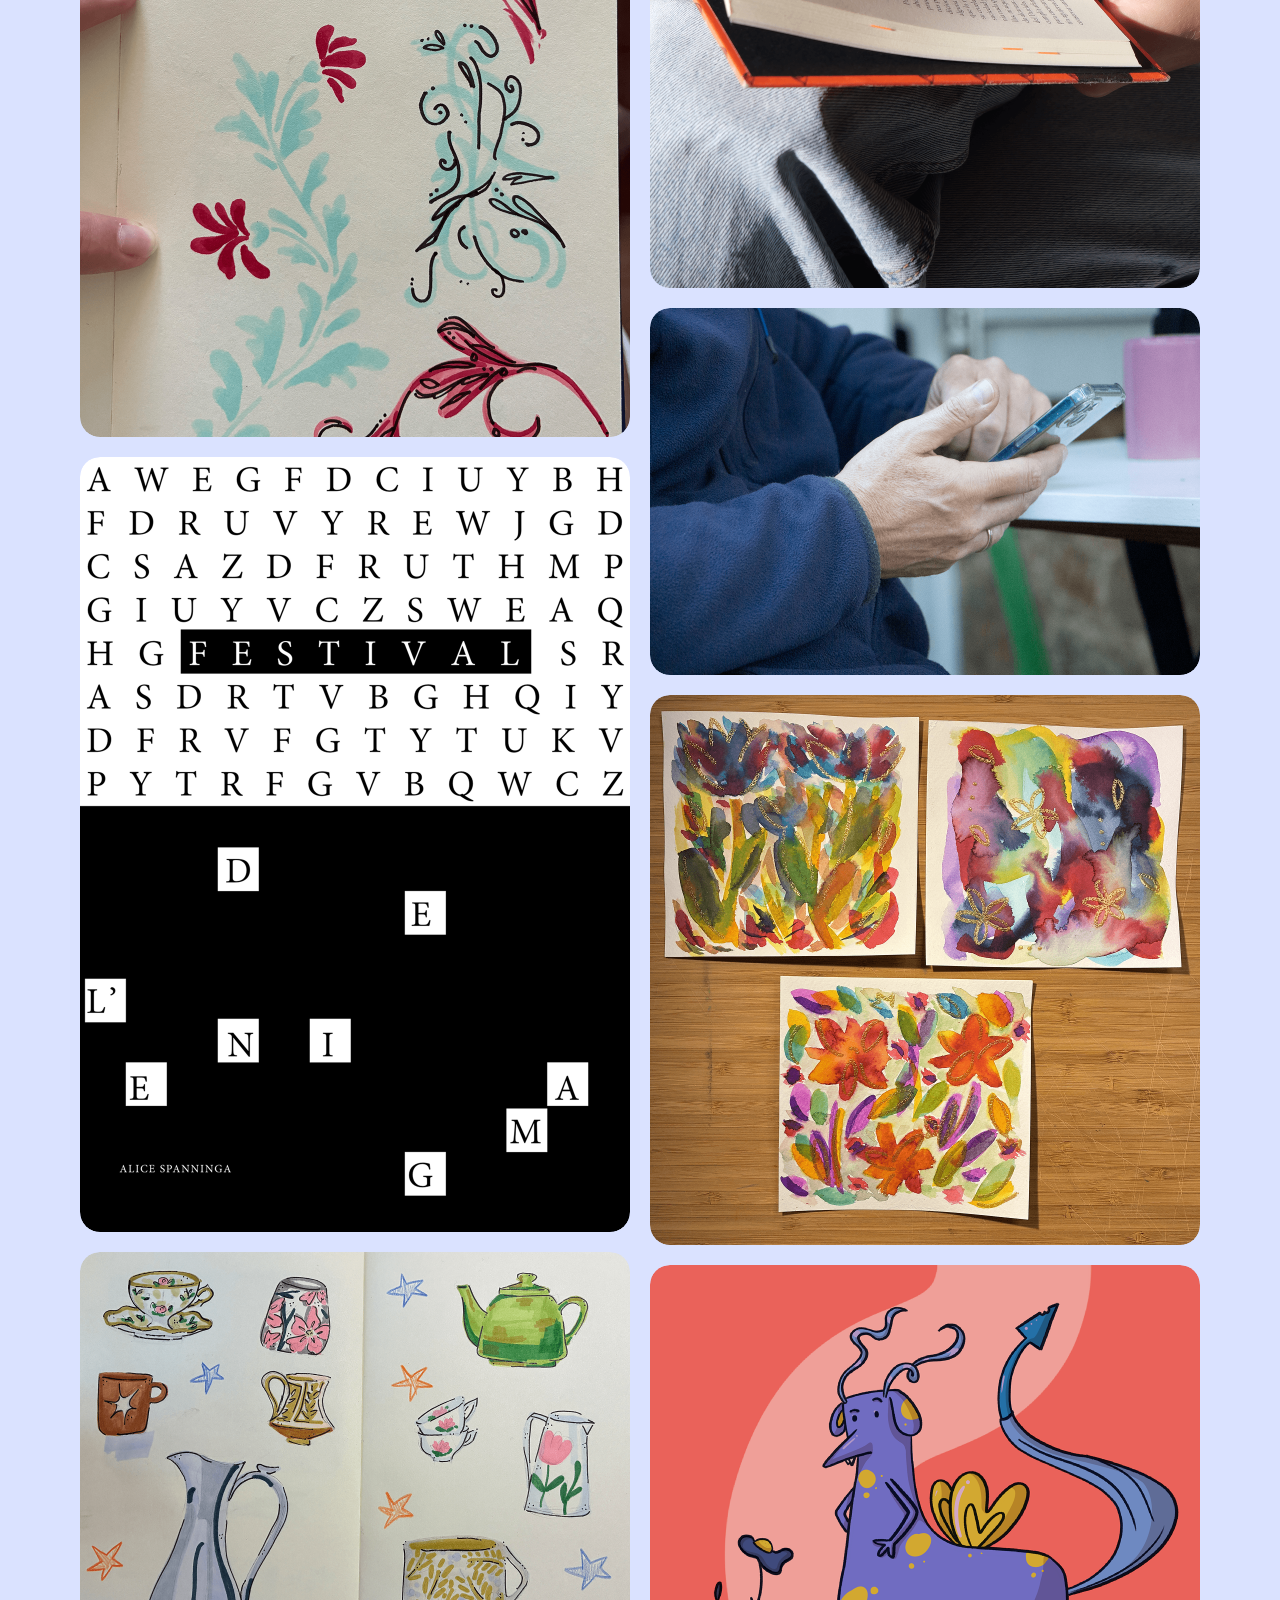
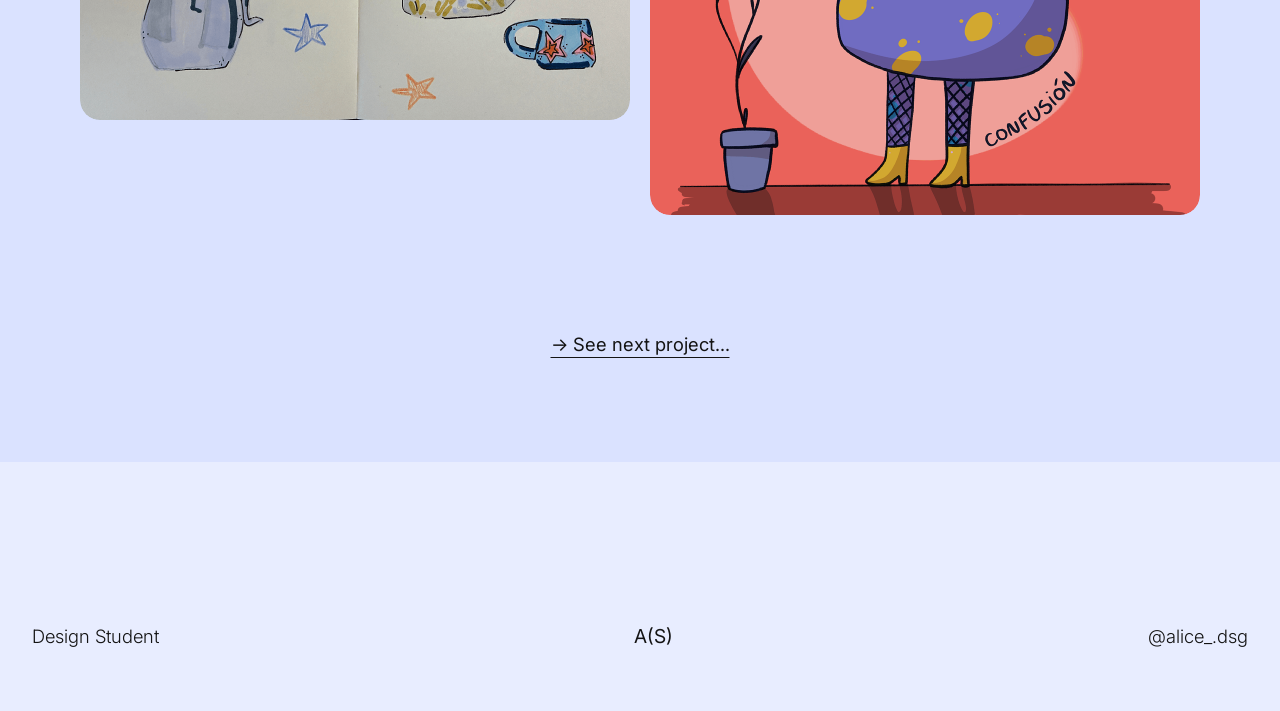
<file: experiments.html>
<!DOCTYPE html>
<html lang="en">
<head>
  <meta charset="UTF-8" />
  <meta name="viewport" content="width=device-width, initial-scale=1.0" />
  <title>Experiments — A(S)</title>
  <link rel="icon" type="image/png" href="img/favicon.png" />
  <link rel="stylesheet" href="style.css" />

  <link rel="preconnect" href="https://fonts.googleapis.com">
  <link rel="preconnect" href="https://fonts.gstatic.com" crossorigin>
  <link href="https://fonts.googleapis.com/css2?family=Inter:wght@300;400;500;600&display=swap" rel="stylesheet">
</head>
<body>

  <a href="#main-content" class="skip-link">Skip to main content</a>

  <!-- Header: Projects activo en negro y A(S) en azul -->
  <header class="site-header" id="site-header">
    <nav class="nav-center" aria-label="Main Navigation">
      <a href="projects.html" class="nav-link nav-active" aria-current="page">Projects</a>
      <a href="index.html" class="brand-logo brand-subpage" aria-label="Go to Home">A(S)</a>
      <a href="about.html" class="nav-link">About</a>
    </nav>
  </header>

  <main id="main-content">

    <article class="project-case-study" aria-label="Experiments Project Case Study">

      <!-- Encabezado centrado -->
      <header class="project-header-block text-center">
        <h1 class="project-detail-title">Experiments</h1>
        <p class="project-year">2026</p>
        <p class="project-category">Personal Project</p>
      </header>

      <!-- Hero panorámico superior -->
      <div class="project-full-row">
        <div class="project-image-box">
          <img src="img/experiments/experiments.png" alt="Overview of various experimental art, craft and design objects" loading="lazy" />
        </div>
      </div>

      <!-- Muro de 2 columnas equilibrado -->
      <div class="experiments-masonry">

        <!-- Columna Izquierda -->
        <div class="masonry-col">
          <p class="project-text">
            This final section is dedicated to showcasing my experimental work, projects driven by curiosity, exploration, and creative growth.
          </p>
          <p class="project-text">
            I deeply enjoy exploring a wide range of techniques and disciplines, including collage, drawing, painting, photography, ceramics, screen printing, enamel, and glasswork.
          </p>

          <div class="project-image-box">
            <img src="img/experiments/stars-painting.png" alt="Textured painting with star motifs" loading="lazy" />
          </div>
          <div class="project-image-box">
            <img src="img/experiments/collage-alice-in-wonderland.png" alt="Alice in Wonderland collage experimentation" loading="lazy" />
          </div>
          <div class="project-image-box">
            <img src="img/experiments/collage-summer.png" alt="Summer collage artwork" loading="lazy" />
          </div>
          <div class="project-image-box">
            <img src="img/experiments/enamel-earrings.png" alt="Handcrafted blue enamel earrings" loading="lazy" />
          </div>
          <div class="project-image-box">
            <img src="img/experiments/poster-mockup.png" alt="Framed graphic poster mockup in natural setting" loading="lazy" />
          </div>
          <div class="project-image-box">
            <img src="img/experiments/roses-texture.png" alt="Abstract pink floral rose texture composition" loading="lazy" />
          </div>
          <div class="project-image-box">
            <img src="img/experiments/letter-envelopr-flowers.png" alt="Floral envelope and stationery design" loading="lazy" />
          </div>
          <div class="project-image-box">
            <img src="img/experiments/drawing-sketckbook.png" alt="Drawing and botanical sketchbook studies" loading="lazy" />
          </div>
          <div class="project-image-box">
            <img src="img/experiments/poster-festival.png" alt="Word search puzzle festival typographic poster" loading="lazy" />
          </div>
          <div class="project-image-box">
            <img src="img/experiments/sketchbook-ceramics.png" alt="Ceramics study and sketches in open notebook" loading="lazy" />
          </div>
        </div>

        <!-- Columna Derecha -->
        <div class="masonry-col">
          <p class="project-text">
            Rather than just hobbies, these explorations are an essential part of my process. They continuously help me expand my technical skills and inspire fresh, cross-disciplinary approaches in my formal design practice.
          </p>

          <div class="project-image-box">
            <img src="img/experiments/roses-glass-work.png" alt="Fused glass art piece with floral elements" loading="lazy" />
          </div>
          <div class="project-image-box">
            <img src="img/experiments/ceramics.png" alt="Handmade ceramic cups and dish vessels" loading="lazy" />
          </div>
          <div class="project-image-box">
            <img src="img/experiments/screen-printing.png" alt="Screen printing process prints" loading="lazy" />
          </div>
          <div class="project-image-box">
            <img src="img/experiments/poster-fly-away.png" alt="Fly Away red heart graphic poster" loading="lazy" />
          </div>
          <div class="project-image-box">
            <img src="img/experiments/poster-moon-textures.png" alt="To the moon and back textured poster design" loading="lazy" />
          </div>
          <div class="project-image-box">
            <img src="img/experiments/photo-book.png" alt="Hands holding open photobook publication" loading="lazy" />
          </div>
          <div class="project-image-box">
            <img src="img/experiments/photo-hands.png" alt="Candid photo of hands holding smartphone" loading="lazy" />
          </div>
          <div class="project-image-box">
            <img src="img/experiments/ink-painting.png" alt="Color ink experimental study sheets" loading="lazy" />
          </div>
          <div class="project-image-box">
            <img src="img/experiments/drawing-confusion.png" alt="Character illustration with Confusión caption" loading="lazy" />
          </div>
        </div>

      </div>

      <!-- Cierre del bucle: Vuelve a Post-Data -->
      <div class="next-project-container">
        <a href="post-data.html" class="next-project-link">&rarr; See next project...</a>
      </div>

    </article>

  </main>

  <!-- Footer (#E8EDFF) -->
  <footer class="site-footer">
    <div class="footer-spacer-top"></div>
    <div class="footer-inner">
      <span class="footer-role">Design Student</span>
      <span class="footer-logo">A(S)</span>
      <a href="https://instagram.com/alice_.dsg" target="_blank" rel="noopener noreferrer" class="footer-social">
        @alice_.dsg
      </a>
    </div>
    <div class="footer-spacer-bottom"></div>
  </footer>

  <script>
    let lastScrollY = window.pageYOffset;
    const header = document.getElementById('site-header');

    window.addEventListener('scroll', () => {
      const currentScrollY = window.pageYOffset;
      if (currentScrollY <= 80) {
        header.classList.remove('nav-hidden');
      } else if (currentScrollY > lastScrollY) {
        header.classList.add('nav-hidden');
      } else {
        header.classList.remove('nav-hidden');
      }
      lastScrollY = currentScrollY;
    });
  </script>

</body>
</html>
</file>
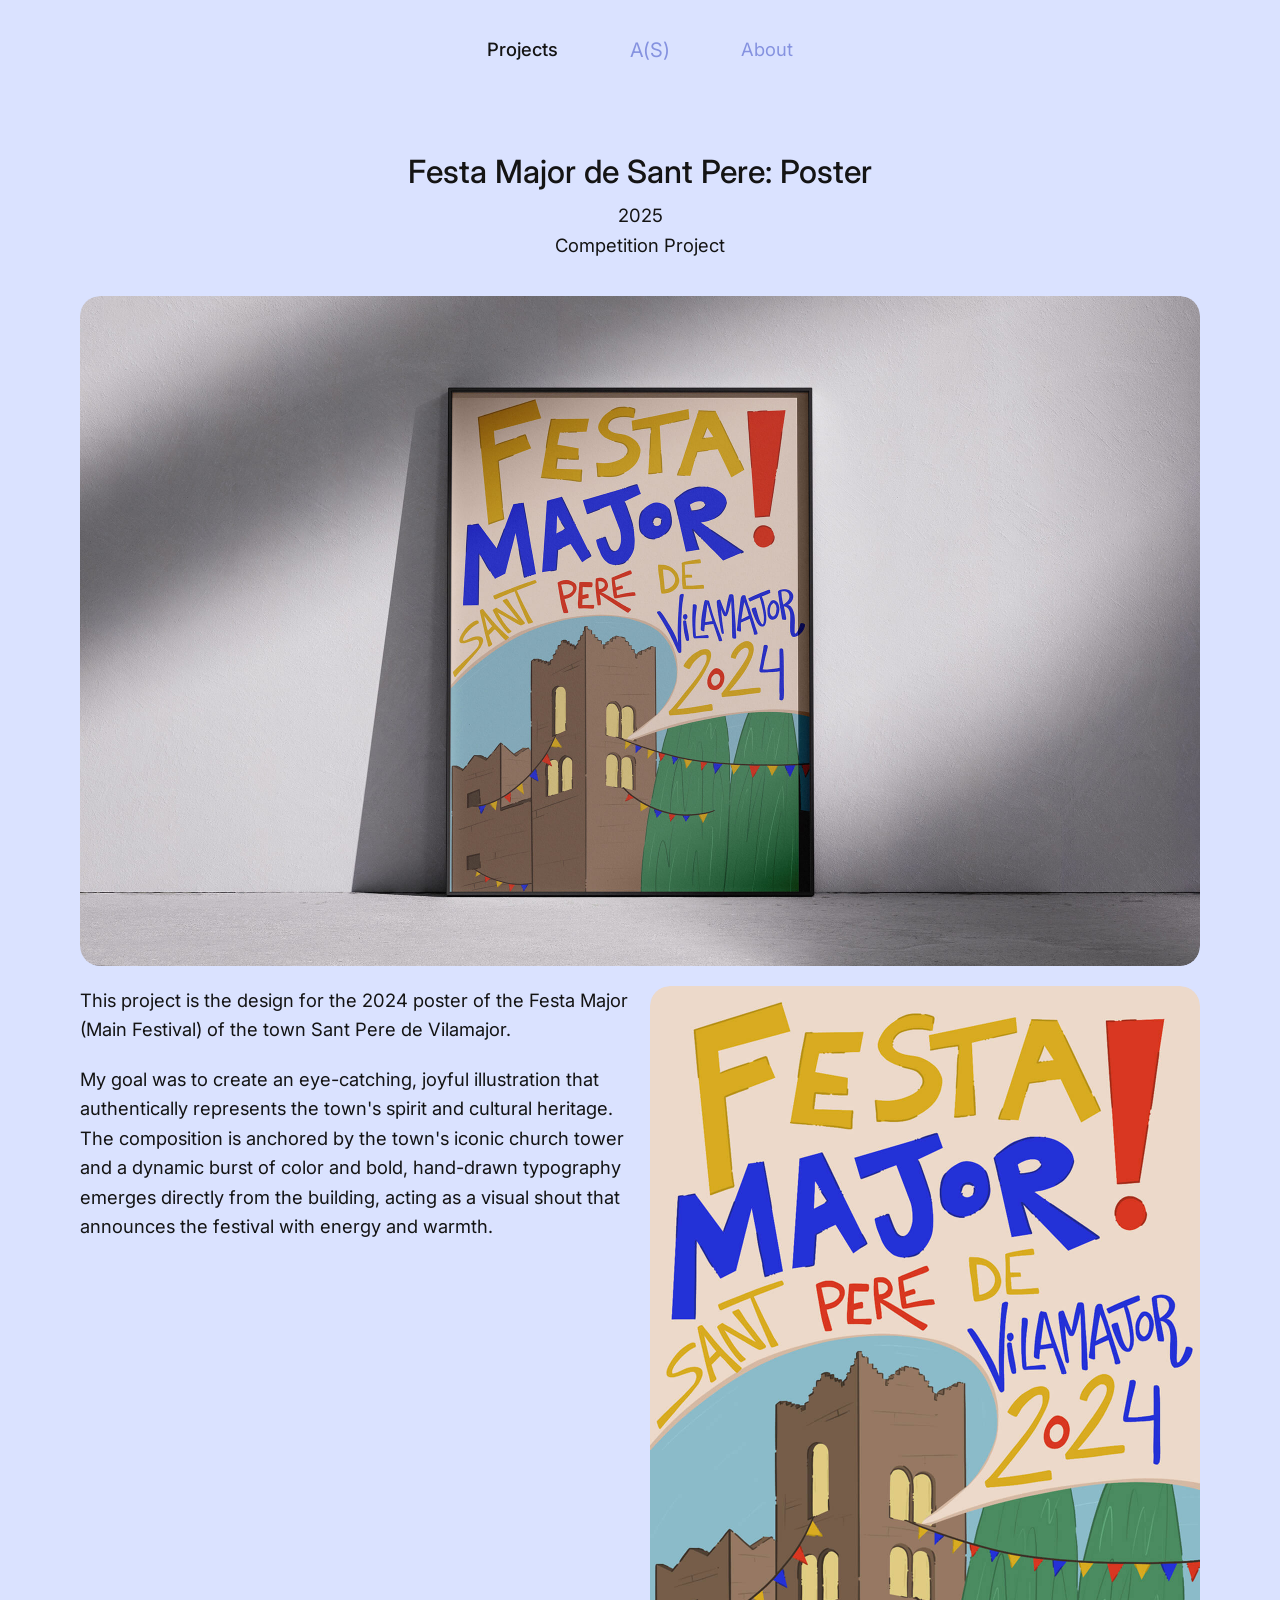
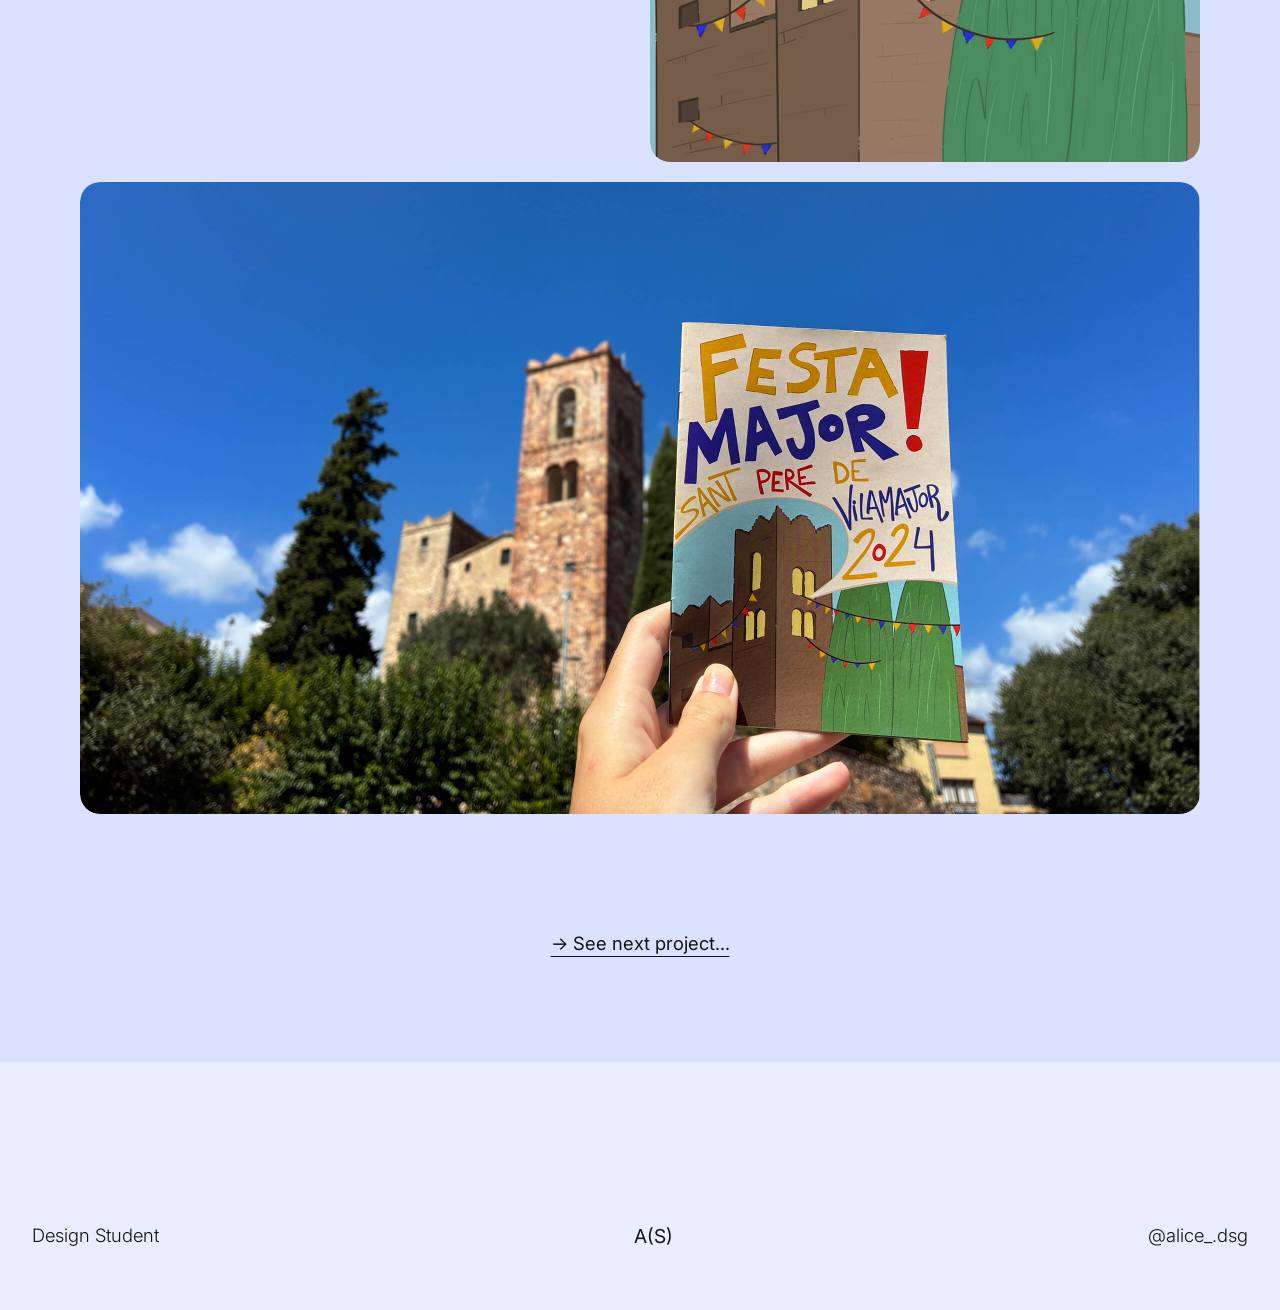
<file: festa-major.html>
<!DOCTYPE html>
<html lang="en">
<head>
  <meta charset="UTF-8" />
  <meta name="viewport" content="width=device-width, initial-scale=1.0" />
  <title>Festa Major de Sant Pere: Poster — A(S)</title>
  <link rel="icon" type="image/png" href="img/favicon.png" />
  <link rel="stylesheet" href="style.css" />

  <link rel="preconnect" href="https://fonts.googleapis.com">
  <link rel="preconnect" href="https://fonts.gstatic.com" crossorigin>
  <link href="https://fonts.googleapis.com/css2?family=Inter:wght@300;400;500;600&display=swap" rel="stylesheet">
</head>
<body>

  <a href="#main-content" class="skip-link">Skip to main content</a>

  <!-- Header -->
  <header class="site-header" id="site-header">
    <nav class="nav-center" aria-label="Main Navigation">
      <a href="projects.html" class="nav-link nav-active" aria-current="page">Projects</a>
      <a href="index.html" class="brand-logo brand-subpage" aria-label="Go to Home">A(S)</a>
      <a href="about.html" class="nav-link">About</a>
    </nav>
  </header>

  <main id="main-content">

    <article class="project-case-study" aria-label="Festa Major Poster Project Case Study">

      <!-- Encabezado centrado -->
      <header class="project-header-block text-center">
        <h1 class="project-detail-title">Festa Major de Sant Pere: Poster</h1>
        <p class="project-year">2025</p>
        <p class="project-category">Competition Project</p>
      </header>

      <!-- 1. Hero panorámico: Cartel enmarcado en la pared -->
      <div class="project-full-row">
        <div class="project-image-box">
          <img src="img/festa-major/festa-major.jpg" alt="Framed poster mockup of Festa Major de Sant Pere de Vilamajor 2024" loading="lazy" />
        </div>
      </div>

      <!-- 2. Bloque: Texto a la izquierda + Ilustración en plano a la derecha -->
      <div class="project-split-row">
        <div class="split-col">
          <p class="project-text">
            This project is the design for the 2024 poster of the Festa Major (Main Festival) of the town Sant Pere de Vilamajor.
          </p>
          <p class="project-text">
            My goal was to create an eye-catching, joyful illustration that authentically represents the town's spirit and cultural heritage. The composition is anchored by the town's iconic church tower and a dynamic burst of color and bold, hand-drawn typography emerges directly from the building, acting as a visual shout that announces the festival with energy and warmth.
          </p>
        </div>

        <div class="split-col">
          <div class="project-image-box">
            <img src="img/festa-major/festa-original.jpg" alt="Digital illustration of Festa Major de Sant Pere de Vilamajor 2024" loading="lazy" />
          </div>
        </div>
      </div>

      <!-- 3. Foto de contexto: Mano sosteniendo el folleto frente a la torre -->
      <div class="project-full-row">
        <div class="project-image-box">
          <img src="img/festa-major/festa-context.jpg" alt="Hand holding the printed festival program in front of the actual church tower" loading="lazy" />
        </div>
      </div>

      <!-- Enlace al siguiente proyecto -->
      <div class="next-project-container">
        <a href="interrail.html" class="next-project-link">&rarr; See next project...</a>
      </div>

    </article>

  </main>

  <!-- Footer (#E8EDFF) -->
  <footer class="site-footer">
    <div class="footer-spacer-top"></div>
    <div class="footer-inner">
      <span class="footer-role">Design Student</span>
      <span class="footer-logo">A(S)</span>
      <a href="https://instagram.com/alice_.dsg" target="_blank" rel="noopener noreferrer" class="footer-social">
        @alice_.dsg
      </a>
    </div>
    <div class="footer-spacer-bottom"></div>
  </footer>

  <script>
    let lastScrollY = window.pageYOffset;
    const header = document.getElementById('site-header');

    window.addEventListener('scroll', () => {
      const currentScrollY = window.pageYOffset;
      if (currentScrollY <= 80) {
        header.classList.remove('nav-hidden');
      } else if (currentScrollY > lastScrollY) {
        header.classList.add('nav-hidden');
      } else {
        header.classList.remove('nav-hidden');
      }
      lastScrollY = currentScrollY;
    });
  </script>

</body>
</html>
</file>
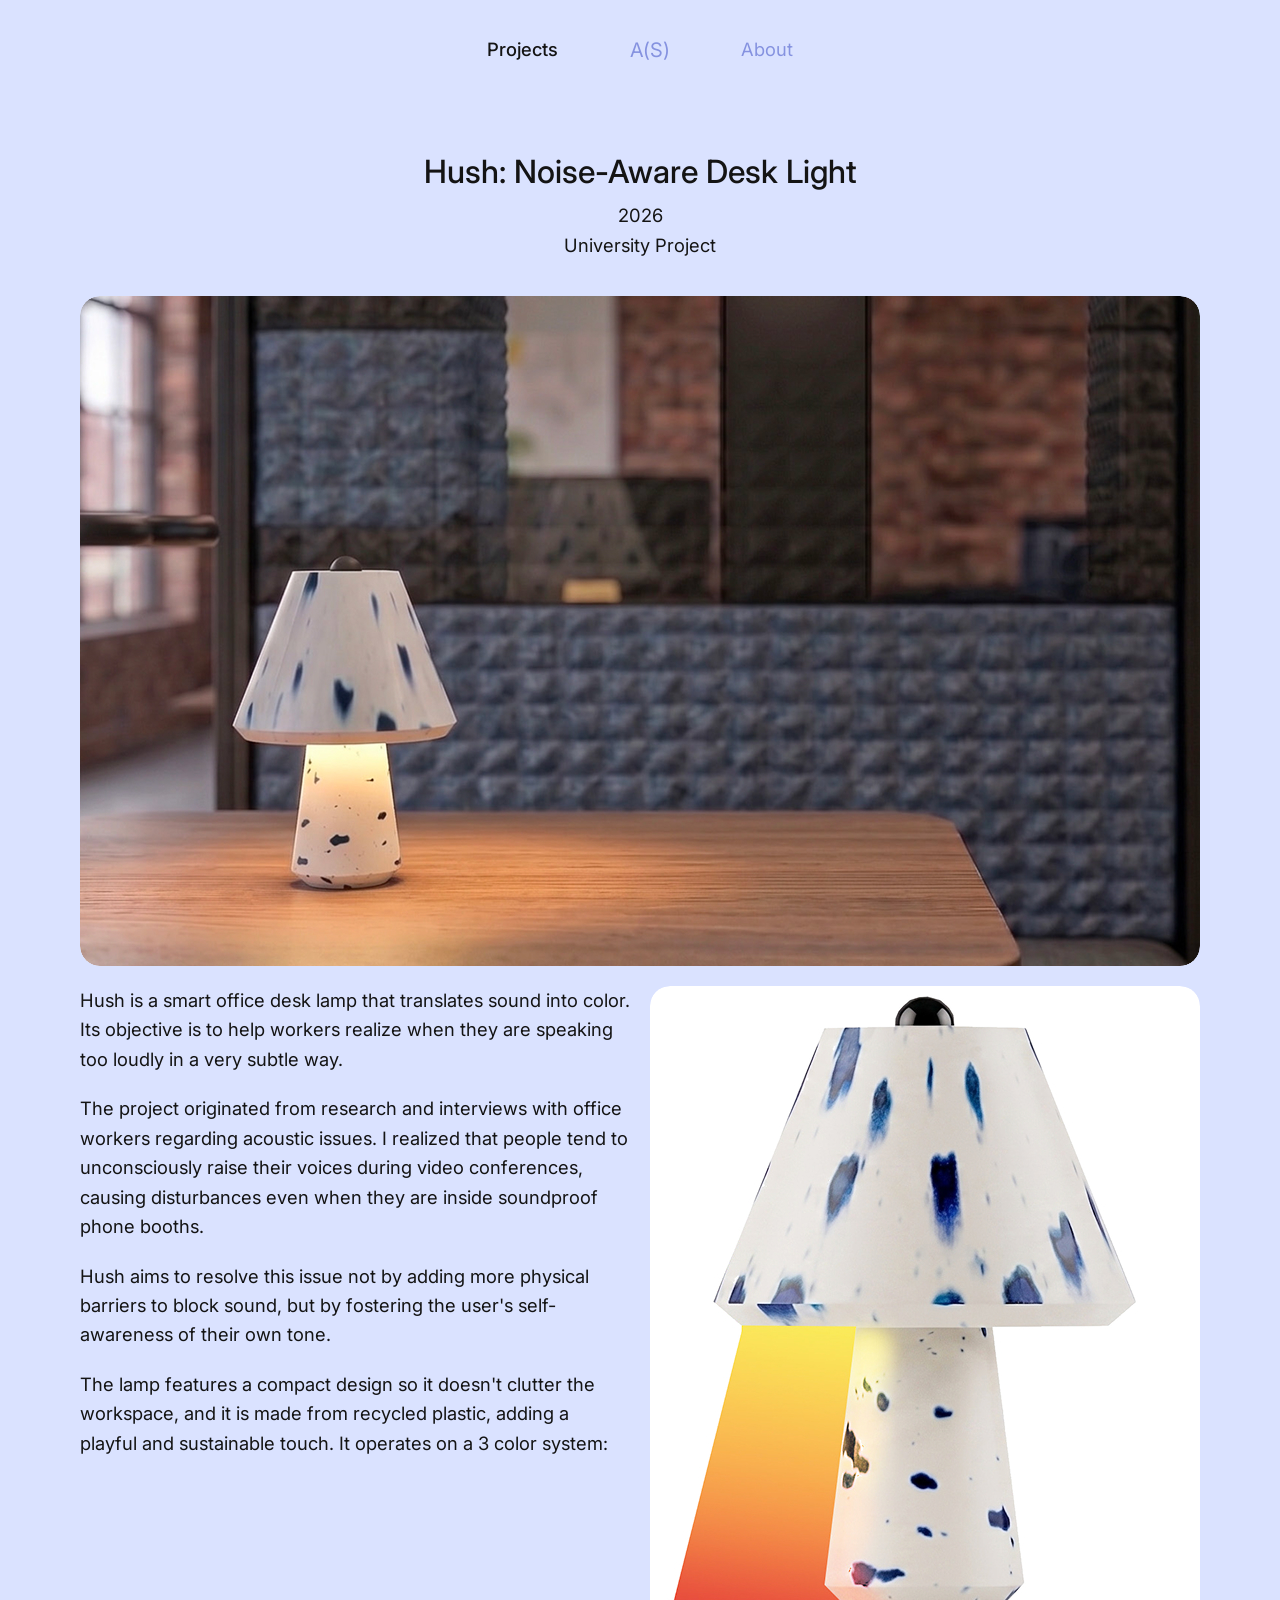
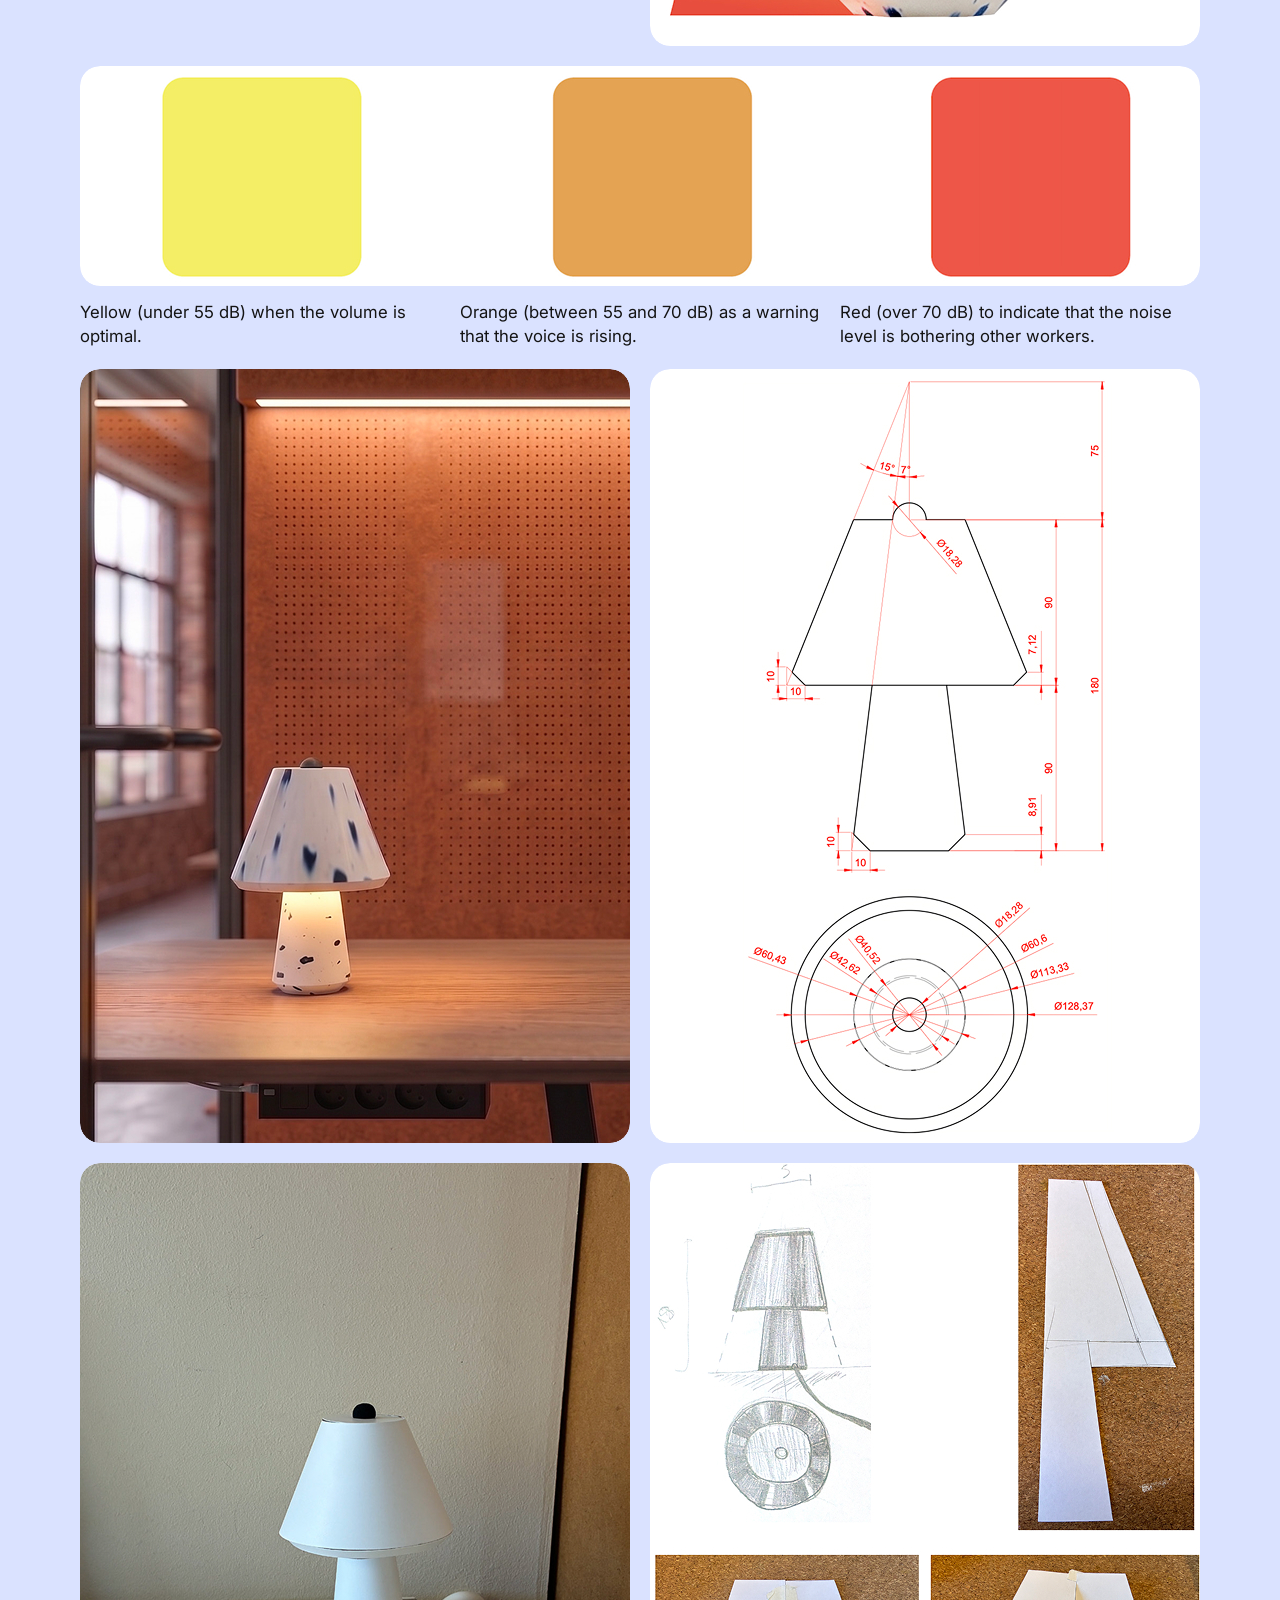
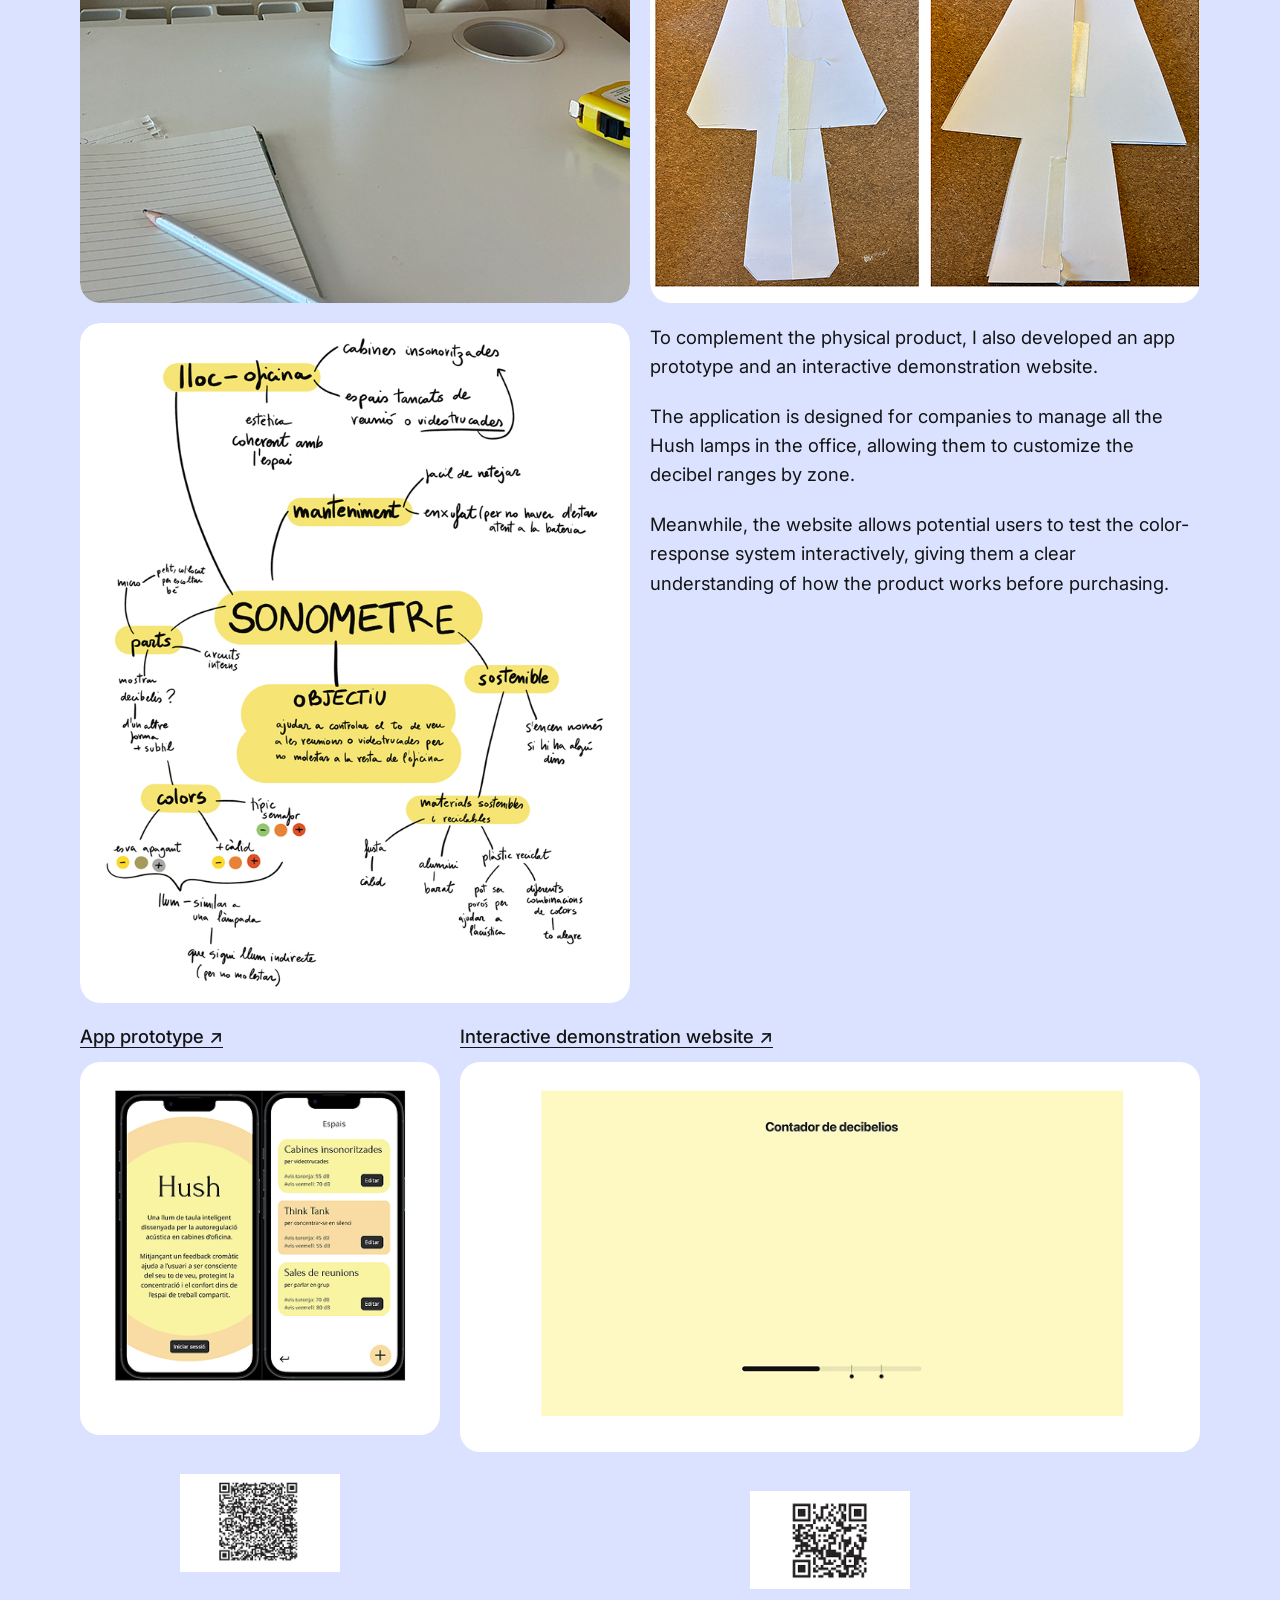
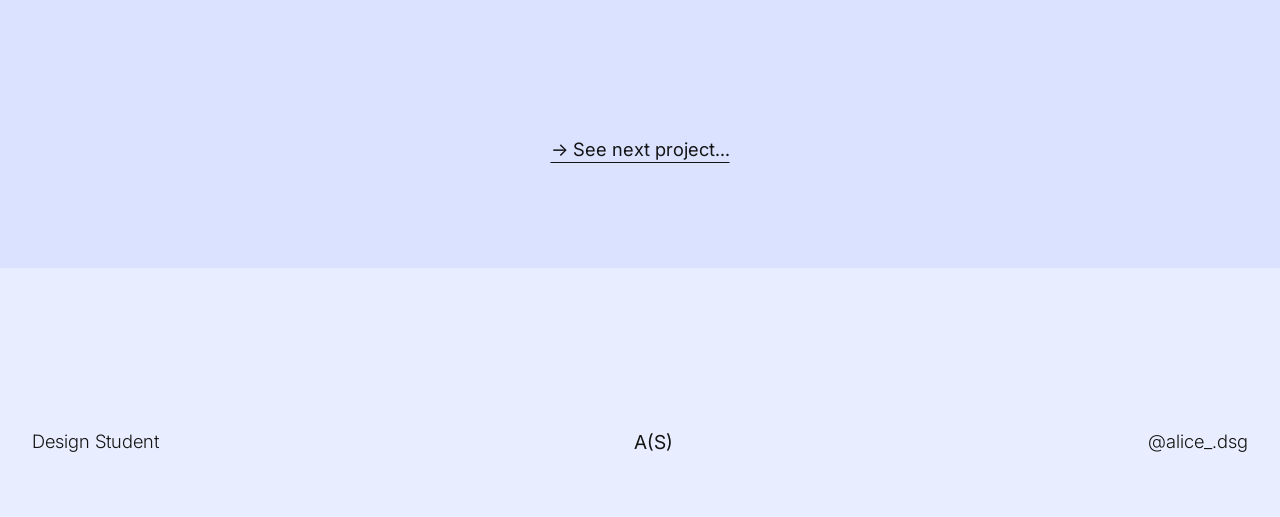
<file: hush.html>
<!DOCTYPE html>
<html lang="en">
<head>
  <meta charset="UTF-8" />
  <meta name="viewport" content="width=device-width, initial-scale=1.0" />
  <title>Hush: Noise-Aware Desk Light — A(S)</title>
  <link rel="icon" type="image/png" href="img/favicon.png" />
  <link rel="stylesheet" href="style.css" />

  <link rel="preconnect" href="https://fonts.googleapis.com">
  <link rel="preconnect" href="https://fonts.gstatic.com" crossorigin>
  <link href="https://fonts.googleapis.com/css2?family=Inter:wght@300;400;500;600&display=swap" rel="stylesheet">
</head>
<body>

  <a href="#main-content" class="skip-link">Skip to main content</a>

  <!-- Header -->
  <header class="site-header" id="site-header">
    <nav class="nav-center" aria-label="Main Navigation">
      <a href="projects.html" class="nav-link nav-active" aria-current="page">Projects</a>
      <a href="index.html" class="brand-logo brand-subpage" aria-label="Go to Home">A(S)</a>
      <a href="about.html" class="nav-link">About</a>
    </nav>
  </header>

  <main id="main-content">

    <article class="project-case-study" aria-label="Hush Project Case Study">

      <!-- Encabezado centrado -->
      <header class="project-header-block text-center">
        <h1 class="project-detail-title">Hush: Noise-Aware Desk Light</h1>
        <p class="project-year">2026</p>
        <p class="project-category">University Project</p>
      </header>

      <!-- 1. Hero panorámico -->
      <div class="project-full-row">
        <div class="project-image-box">
          <img src="img/hush/hush-hero.jpg" alt="Hush lamp situated inside an acoustic office booth" loading="lazy" />
        </div>
      </div>

      <!-- 2. Texto explicativo + Lámpara aislada -->
      <div class="project-split-row">
        <div class="split-col">
          <p class="project-text">
            Hush is a smart office desk lamp that translates sound into color. Its objective is to help workers realize when they are speaking too loudly in a very subtle way.
          </p>
          <p class="project-text">
            The project originated from research and interviews with office workers regarding acoustic issues. I realized that people tend to unconsciously raise their voices during video conferences, causing disturbances even when they are inside soundproof phone booths.
          </p>
          <p class="project-text">
            Hush aims to resolve this issue not by adding more physical barriers to block sound, but by fostering the user's self-awareness of their own tone.
          </p>
          <p class="project-text">
            The lamp features a compact design so it doesn't clutter the workspace, and it is made from recycled plastic, adding a playful and sustainable touch. It operates on a 3 color system:
          </p>
        </div>

        <div class="split-col flex-center">
          <div class="project-image-box transparent-bg">
            <img src="img/hush/hush-render-isolated.jpg" alt="Hush desk lamp showing gradient illumination" loading="lazy" />
          </div>
        </div>
      </div>

      <!-- 3. Imagen de los colores + Textos de decibelios debajo -->
      <div class="project-full-row">
        <div class="project-image-box">
          <img src="img/hush/hush-colors.jpg" alt="3-color decibel feedback system visual swatches" loading="lazy" />
        </div>
        <div class="hush-color-labels-grid">
          <p class="color-text-item">
            Yellow (under 55 dB) when the volume is optimal.
          </p>
          <p class="color-text-item">
            Orange (between 55 and 70 dB) as a warning that the voice is rising.
          </p>
          <p class="color-text-item">
            Red (over 70 dB) to indicate that the noise level is bothering other workers.
          </p>
        </div>
      </div>


      <!-- 4. Render en contexto + Plano técnico -->
      <div class="project-split-row">
        <div class="split-col">
          <div class="project-image-box">
            <img src="img/hush/hush-render-context.jpg" alt="Render of Hush desk lamp on workspace desk" loading="lazy" />
          </div>
        </div>
        <div class="split-col">
          <div class="project-image-box">
            <img src="img/hush/hush-technical-drawing.jpg" alt="Technical orthographic drawing and dimensions of the Hush lamp" loading="lazy" />
          </div>
        </div>
      </div>

      <!-- 5. Maqueta final + Proceso/fabricación -->
      <div class="project-split-row">
        <div class="split-col">
          <div class="project-image-box">
            <img src="img/hush/hush-mockup-final.jpg" alt="Final physical scale mockup of the Hush desk lamp" loading="lazy" />
          </div>
        </div>
        <div class="split-col">
          <div class="project-image-box">
            <img src="img/hush/hush-mockup-process.jpg" alt="Process photos showing physical mockups and scale testing" loading="lazy" />
          </div>
        </div>
      </div>

      <!-- 6. Mapa mental + Texto app y web interactiva -->
      <div class="project-split-row">
        <div class="split-col">
          <div class="project-image-box">
            <img src="img/hush/hush-mindmap.jpg" alt="Hand-drawn conceptual mind map exploring office acoustic dynamics" loading="lazy" />
          </div>
        </div>
        <div class="split-col">
          <p class="project-text">
            To complement the physical product, I also developed an app prototype and an interactive demonstration website.
          </p>
          <p class="project-text">
            The application is designed for companies to manage all the Hush lamps in the office, allowing them to customize the decibel ranges by zone.
          </p>
          <p class="project-text">
            Meanwhile, the website allows potential users to test the color-response system interactively, giving them a clear understanding of how the product works before purchasing.
          </p>
        </div>
      </div>

      <!-- 7. Showcase digital: 1/3 App prototype vs 2/3 Web Demo -->
      <div class="hush-digital-showcase">
        
        <!-- Columna 1/3 App -->
        <div class="digital-col col-one-third">
          <h2 class="digital-subtitle">
            <a href="https://www.figma.com/proto/DeRmXGLsIwwHycxbOofT0V/App?node-id=1-2&t=F3uQLT3ywT9HXc8S-1&scaling=scale-down&content-scaling=fixed&page-id=0%3A1&starting-point-node-id=1%3A2" target="_blank" rel="noopener noreferrer" class="digital-title-link">
              App prototype &nearr;
            </a>
          </h2>
          <div class="project-image-box digital-box">
            <img src="img/hush/hush-app-prototype.jpg" alt="UI screens of the Hush office mobile app" loading="lazy" />
          </div>
          <div class="qr-box">
            <img src="img/hush/hush-qr-app.jpg" alt="QR code linking to the Figma app prototype" loading="lazy" />
          </div>
        </div>

        <!-- Columna 2/3 Web Demo -->
        <div class="digital-col col-two-thirds">
          <h2 class="digital-subtitle">
            <a href="https://aspanfort-eng.github.io/Db2/" target="_blank" rel="noopener noreferrer" class="digital-title-link">
              Interactive demonstration website &nearr;
            </a>
          </h2>
          <div class="project-image-box digital-box">
            <img src="img/hush/hush-web-demo.jpg" alt="Decibel counter demo web application" loading="lazy" />
          </div>
          <div class="qr-box">
            <img src="img/hush/hush-qr-web.jpg" alt="QR code linking to live website demo" loading="lazy" />
          </div>
        </div>

      </div>

      <!-- Enlace a siguiente proyecto -->
      <div class="next-project-container">
        <a href="ashtray.html" class="next-project-link">&rarr; See next project...</a>
      </div>

    </article>

  </main>

  <!-- Footer (#E8EDFF) -->
  <footer class="site-footer">
    <div class="footer-spacer-top"></div>
    <div class="footer-inner">
      <span class="footer-role">Design Student</span>
      <span class="footer-logo">A(S)</span>
      <a href="https://instagram.com/alice_.dsg" target="_blank" rel="noopener noreferrer" class="footer-social">
        @alice_.dsg
      </a>
    </div>
    <div class="footer-spacer-bottom"></div>
  </footer>

  <script>
    let lastScrollY = window.pageYOffset;
    const header = document.getElementById('site-header');

    window.addEventListener('scroll', () => {
      const currentScrollY = window.pageYOffset;
      if (currentScrollY <= 80) {
        header.classList.remove('nav-hidden');
      } else if (currentScrollY > lastScrollY) {
        header.classList.add('nav-hidden');
      } else {
        header.classList.remove('nav-hidden');
      }
      lastScrollY = currentScrollY;
    });
  </script>

</body>
</html>
</file>
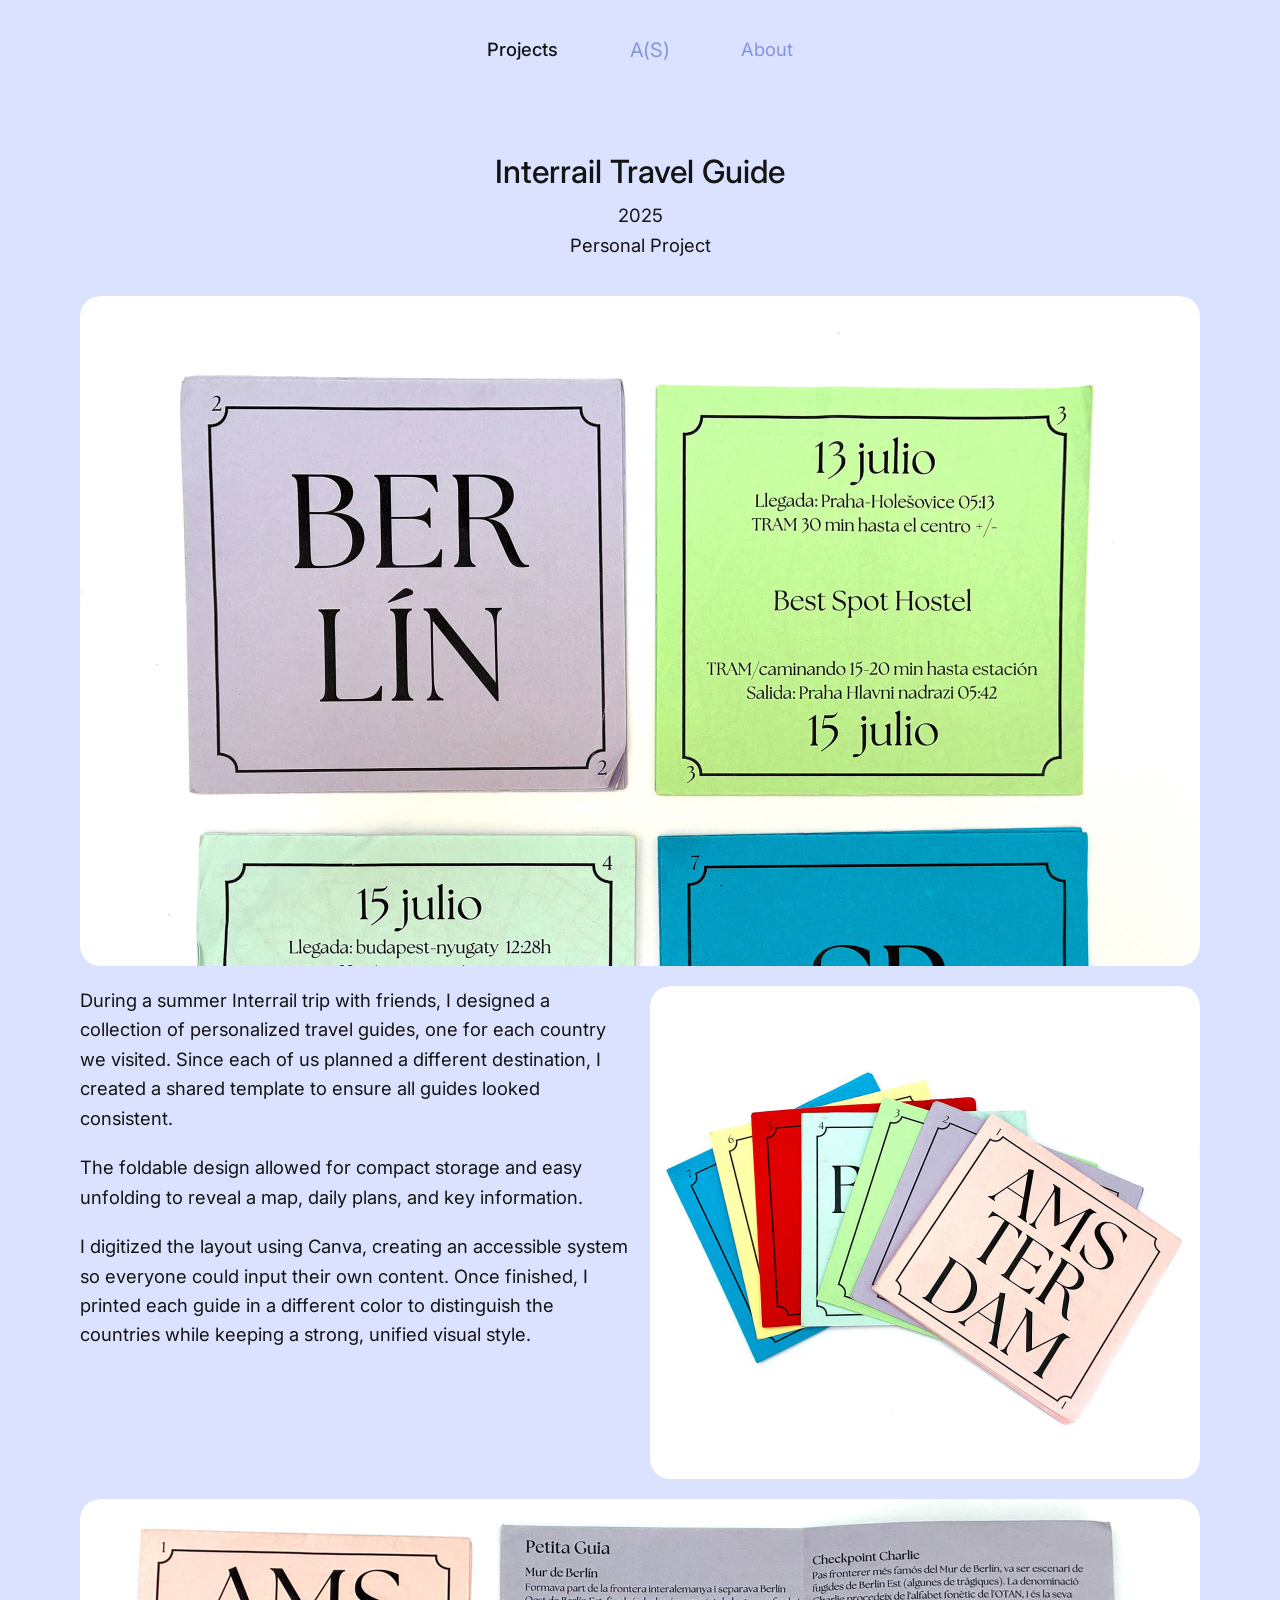
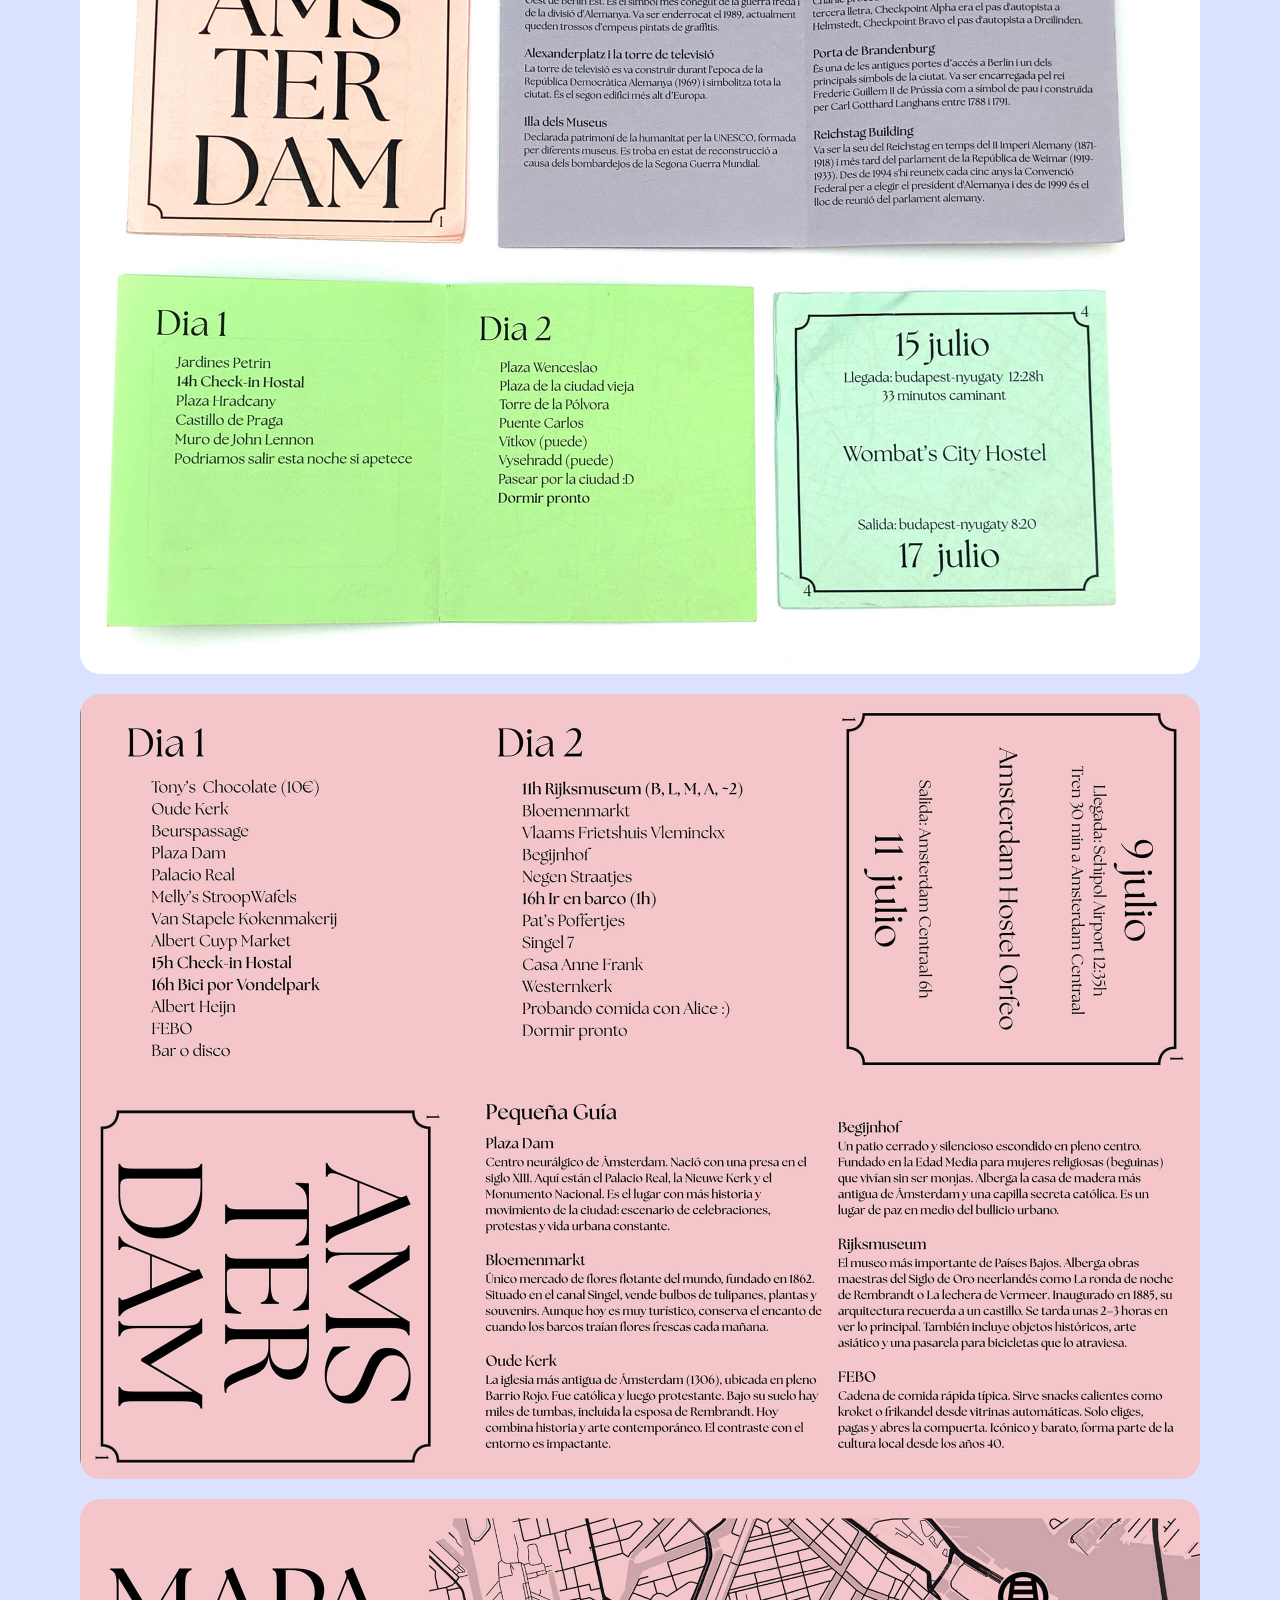
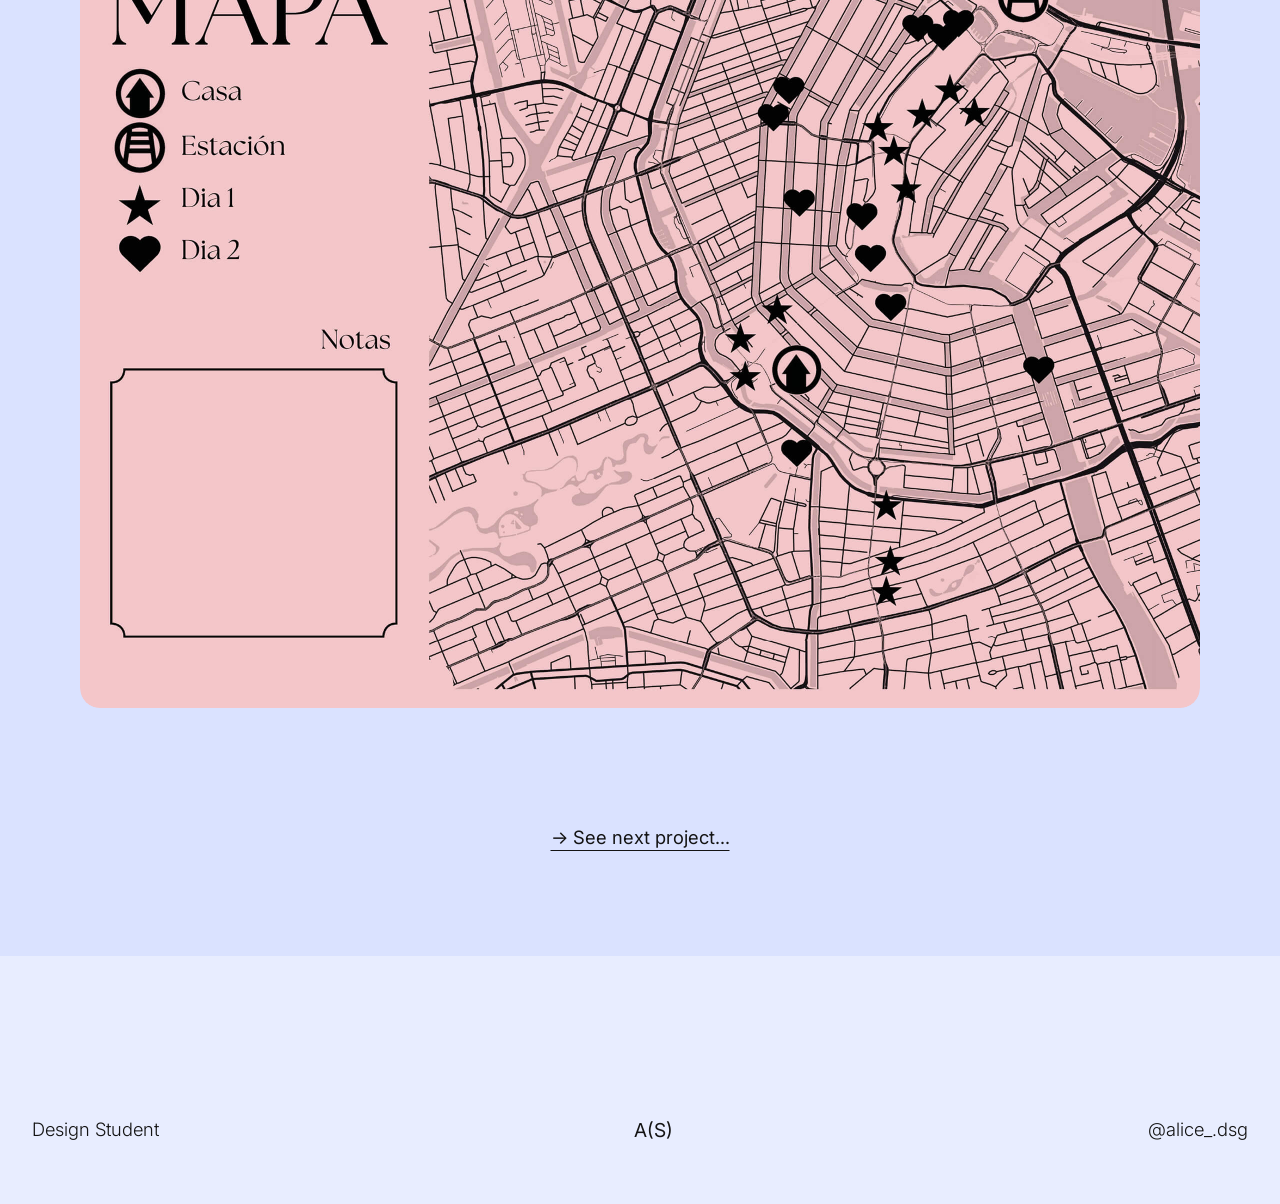
<file: interrail.html>
<!DOCTYPE html>
<html lang="en">
<head>
  <meta charset="UTF-8" />
  <meta name="viewport" content="width=device-width, initial-scale=1.0" />
  <title>Interrail Travel Guide — A(S)</title>
  <link rel="icon" type="image/png" href="img/favicon.png" />
  <link rel="stylesheet" href="style.css" />

  <link rel="preconnect" href="https://fonts.googleapis.com">
  <link rel="preconnect" href="https://fonts.gstatic.com" crossorigin>
  <link href="https://fonts.googleapis.com/css2?family=Inter:wght@300;400;500;600&display=swap" rel="stylesheet">
</head>
<body>

  <a href="#main-content" class="skip-link">Skip to main content</a>

  <!-- Header: Projects activo en negro y A(S) en azul -->
  <header class="site-header" id="site-header">
    <nav class="nav-center" aria-label="Main Navigation">
      <a href="projects.html" class="nav-link nav-active" aria-current="page">Projects</a>
      <a href="index.html" class="brand-logo brand-subpage" aria-label="Go to Home">A(S)</a>
      <a href="about.html" class="nav-link">About</a>
    </nav>
  </header>

  <main id="main-content">

    <article class="project-case-study" aria-label="Interrail Travel Guide Project Case Study">

      <!-- Encabezado centrado -->
      <header class="project-header-block text-center">
        <h1 class="project-detail-title">Interrail Travel Guide</h1>
        <p class="project-year">2025</p>
        <p class="project-category">Personal Project</p>
      </header>

      <!-- 1. Hero panorámico: Guía de Berlín abierta -->
      <div class="project-full-row">
        <div class="project-image-box">
          <img src="img/interrail/interrail.jpg" alt="Unfolded Berlin travel guide page layout" loading="lazy" />
        </div>
      </div>

      <!-- 2. Bloque: Texto descriptivo a la izquierda + Portadas en abanico a la derecha -->
      <div class="project-split-row">
        <div class="split-col">
          <p class="project-text">
            During a summer Interrail trip with friends, I designed a collection of personalized travel guides, one for each country we visited. Since each of us planned a different destination, I created a shared template to ensure all guides looked consistent.
          </p>
          <p class="project-text">
            The foldable design allowed for compact storage and easy unfolding to reveal a map, daily plans, and key information.
          </p>
          <p class="project-text">
            I digitized the layout using Canva, creating an accessible system so everyone could input their own content. Once finished, I printed each guide in a different color to distinguish the countries while keeping a strong, unified visual style.
          </p>
        </div>

        <div class="split-col">
          <div class="project-image-box">
            <img src="img/interrail/interrail-cover.jpg" alt="Collection of colorful Interrail pocket guides fanned out" loading="lazy" />
          </div>
        </div>
      </div>

      <!-- 3. Composición con las 4 vistas plegadas -->
      <div class="project-full-row">
        <div class="project-image-box">
          <img src="img/interrail/interrail-folded.jpg" alt="Folded guide modules showing front covers, typography and schedules" loading="lazy" />
        </div>
      </div>

      <!-- 4. A4 abierto: Cara frontal -->
      <div class="project-full-row">
        <div class="project-image-box">
          <img src="img/interrail/interrail-front.jpg" alt="Front side of the unfolded A4 travel guide" loading="lazy" />
        </div>
      </div>

      <!-- 5. A4 abierto: Cara posterior (debajo de la frontal) -->
      <div class="project-full-row">
        <div class="project-image-box">
          <img src="img/interrail/interrail-back.jpg" alt="Back side of the unfolded A4 travel guide with map and personal notes" loading="lazy" />
        </div>
      </div>

      <!-- Enlace al siguiente proyecto -->
      <div class="next-project-container">
        <a href="the-archive.html" class="next-project-link">&rarr; See next project...</a>
      </div>

    </article>

  </main>

  <!-- Footer (#E8EDFF) -->
  <footer class="site-footer">
    <div class="footer-spacer-top"></div>
    <div class="footer-inner">
      <span class="footer-role">Design Student</span>
      <span class="footer-logo">A(S)</span>
      <a href="https://instagram.com/alice_.dsg" target="_blank" rel="noopener noreferrer" class="footer-social">
        @alice_.dsg
      </a>
    </div>
    <div class="footer-spacer-bottom"></div>
  </footer>

  <script>
    let lastScrollY = window.pageYOffset;
    const header = document.getElementById('site-header');

    window.addEventListener('scroll', () => {
      const currentScrollY = window.pageYOffset;
      if (currentScrollY <= 80) {
        header.classList.remove('nav-hidden');
      } else if (currentScrollY > lastScrollY) {
        header.classList.add('nav-hidden');
      } else {
        header.classList.remove('nav-hidden');
      }
      lastScrollY = currentScrollY;
    });
  </script>

</body>
</html>
</file>
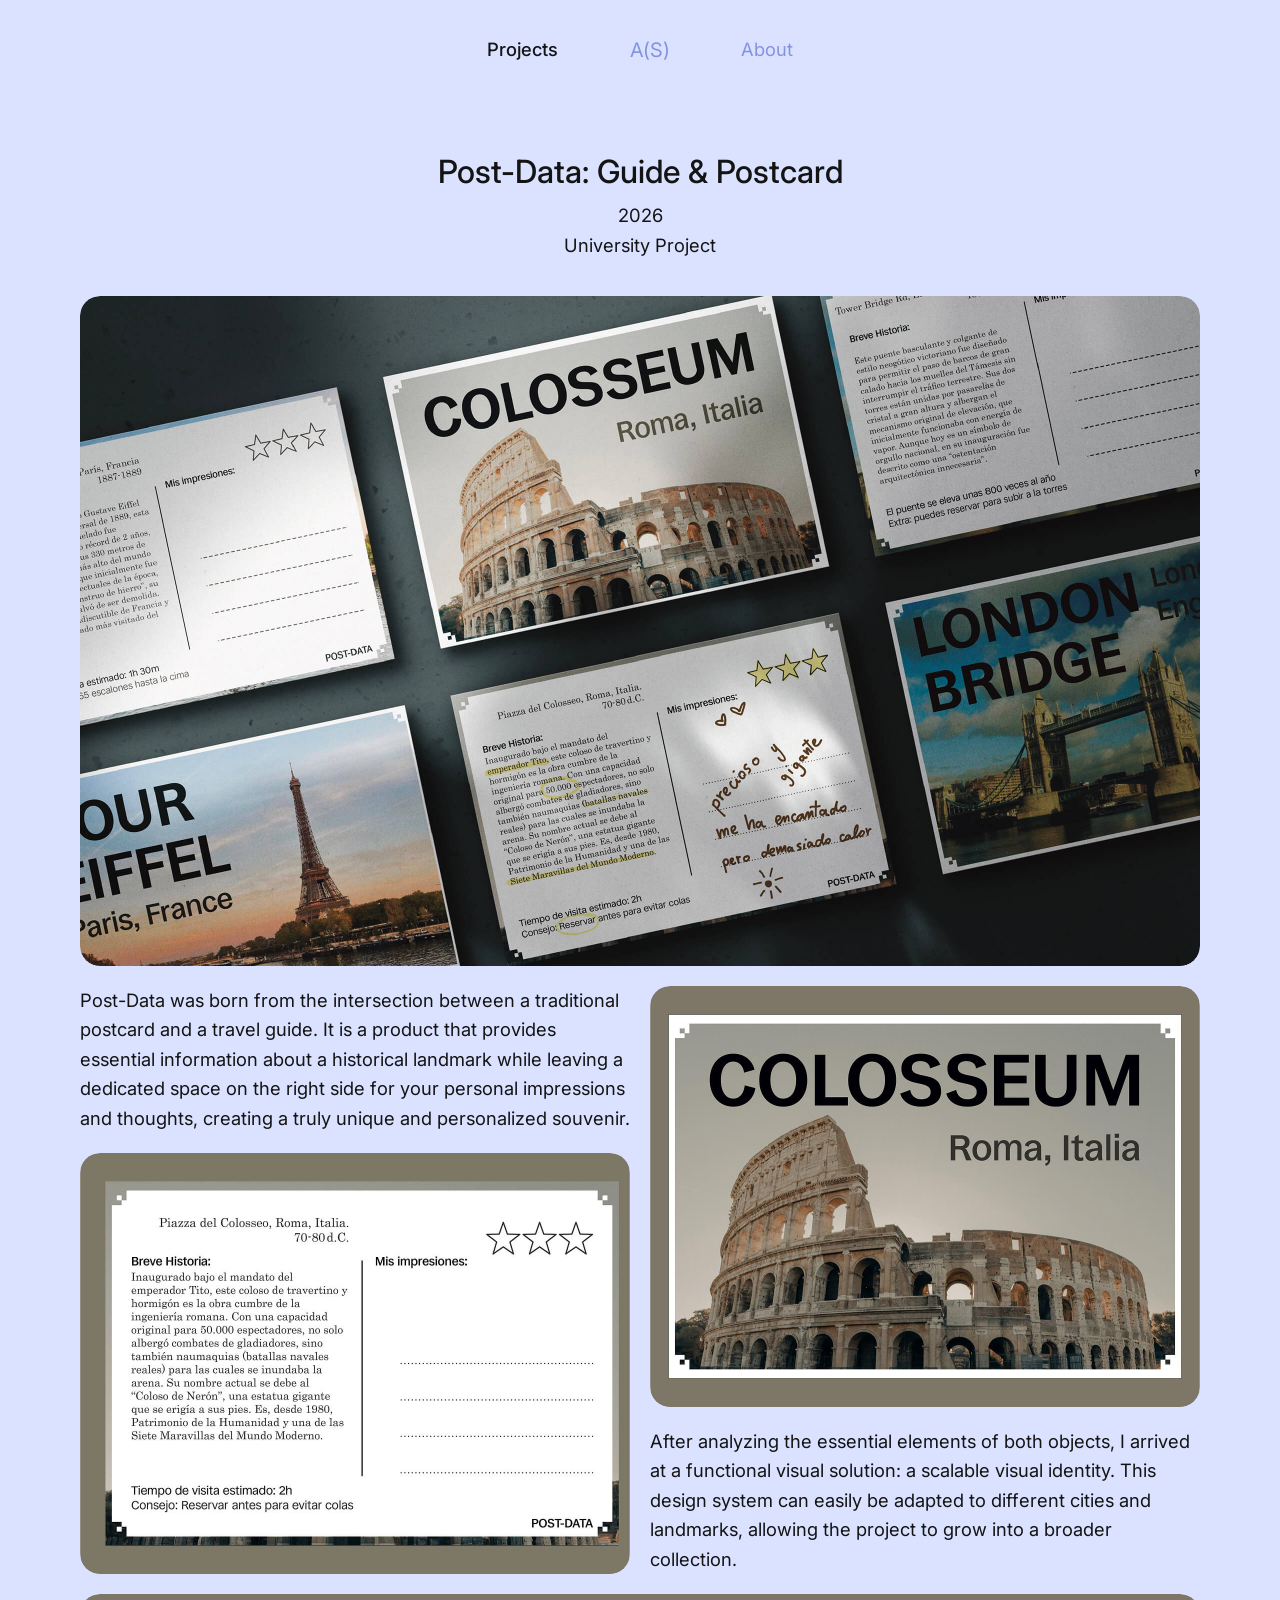
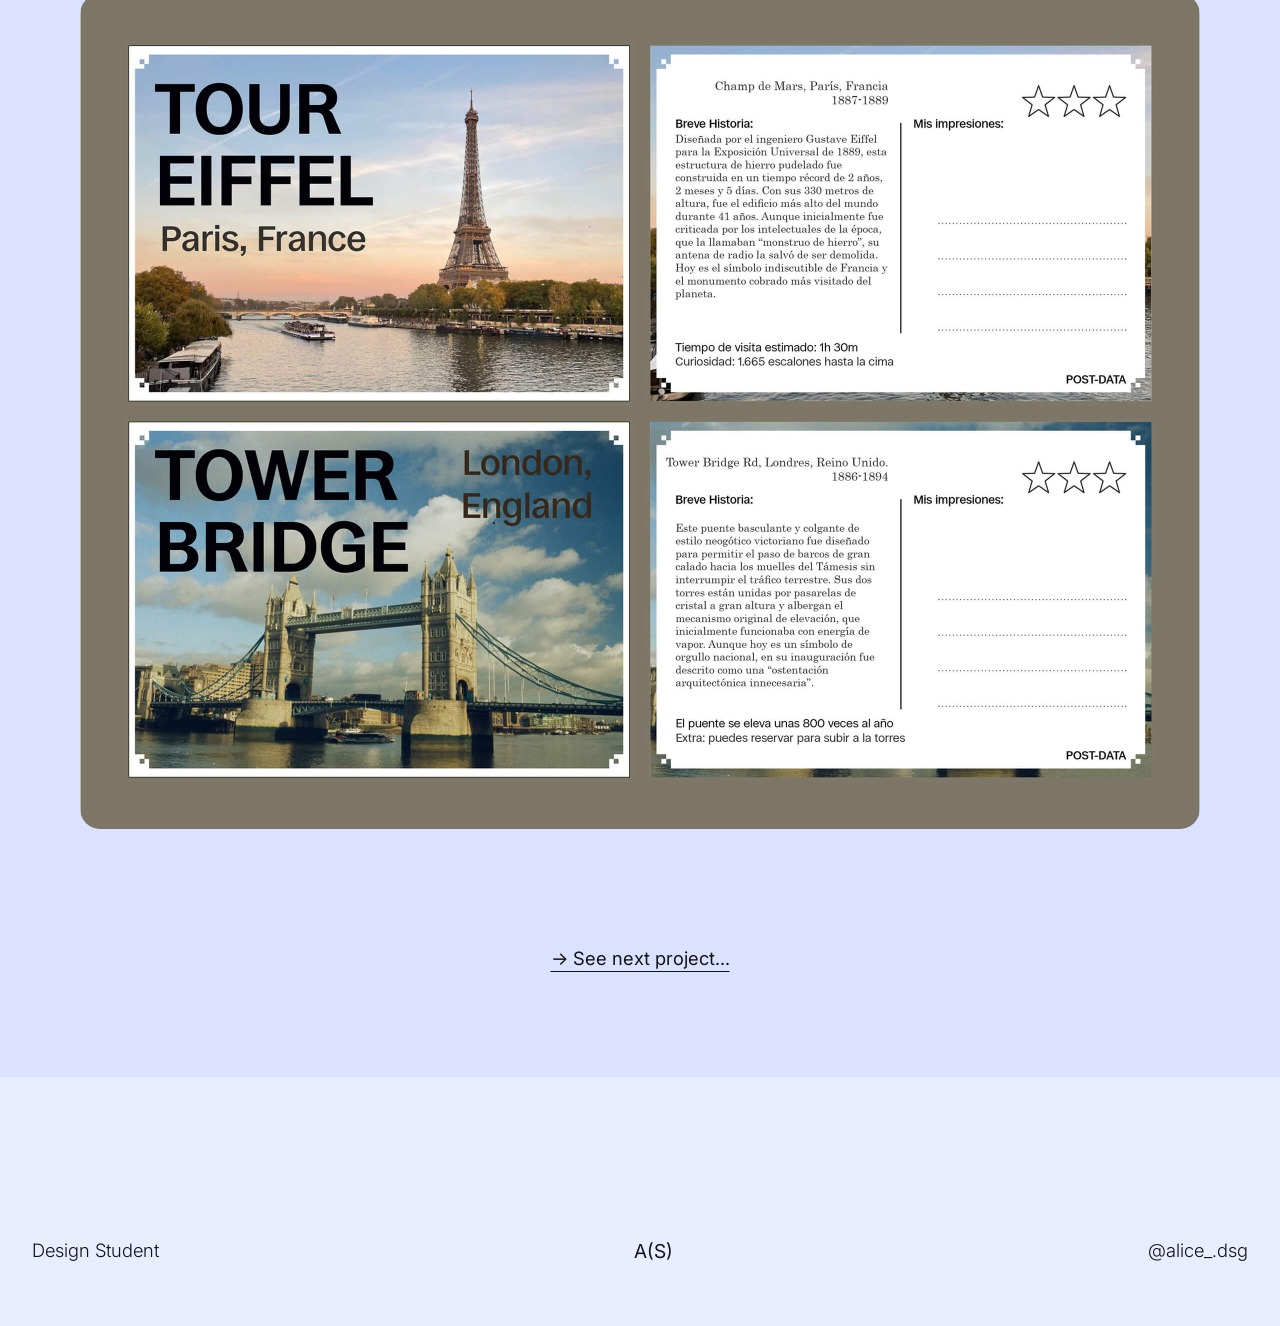
<file: post-data.html>
<!DOCTYPE html>
<html lang="en">
<head>
  <meta charset="UTF-8" />
  <meta name="viewport" content="width=device-width, initial-scale=1.0" />
  <title>Post-Data: Guide & Postcard — A(S)</title>
  <link rel="icon" type="image/png" href="img/favicon.png" />
  <link rel="stylesheet" href="style.css" />

  <link rel="preconnect" href="https://fonts.googleapis.com">
  <link rel="preconnect" href="https://fonts.gstatic.com" crossorigin>
  <link href="https://fonts.googleapis.com/css2?family=Inter:wght@300;400;500;600&display=swap" rel="stylesheet">
</head>
<body>

  <a href="#main-content" class="skip-link">Skip to main content</a>

 <!-- Header: Projects activo (negro) y A(S) en color azul suave -->
  <header class="site-header" id="site-header">
    <nav class="nav-center" aria-label="Main Navigation">
      <a href="projects.html" class="nav-link nav-active" aria-current="page">Projects</a>
      <a href="index.html" class="brand-logo brand-subpage" aria-label="Go to Home">A(S)</a>
      <a href="about.html" class="nav-link">About</a>
    </nav>
  </header>

  <main id="main-content">

    <article class="project-case-study" aria-label="Post-Data Case Study">

      <!-- Encabezado centrado -->
      <header class="project-header-block text-center">
        <h1 class="project-detail-title">Post-Data: Guide &amp; Postcard</h1>
        <p class="project-year">2026</p>
        <p class="project-category">University Project</p>
      </header>

      <!-- Fila 1: Imagen general de portada -->
      <div class="project-full-row">
        <div class="project-image-box">
          <img src="img/post-data/post-data.jpg" alt="Post-Data collection overview showing multiple postcards and city guides" loading="lazy" />
        </div>
      </div>

      <!-- Fila 2: Texto 1 + Trasera a la izquierda | Frontal + Texto 2 a la derecha -->
      <div class="project-split-row">
        
        <!-- Columna izquierda -->
        <div class="split-col">
          <p class="project-text">
            Post-Data was born from the intersection between a traditional postcard and a travel guide. It is a product that provides essential information about a historical landmark while leaving a dedicated space on the right side for your personal impressions and thoughts, creating a truly unique and personalized souvenir.
          </p>
          <div class="project-image-box">
            <img src="img/post-data/back-postdata.jpg" alt="Post-Data Colosseum back side with history and impressions area" loading="lazy" />
          </div>
        </div>

        <!-- Columna derecha -->
        <div class="split-col">
          <div class="project-image-box">
            <img src="img/post-data/front-postdata.jpg" alt="Post-Data Colosseum front cover card" loading="lazy" />
          </div>
          <p class="project-text">
            After analyzing the essential elements of both objects, I arrived at a functional visual solution: a scalable visual identity. This design system can easily be adapted to different cities and landmarks, allowing the project to grow into a broader collection.
          </p>
        </div>

      </div>

      <!-- Fila 3: Colección ampliada -->
      <div class="project-full-row">
        <div class="project-image-box">
          <img src="img/post-data/broader-collection.jpg" alt="Post-Data collection extended to Tour Eiffel and Tower Bridge cards" loading="lazy" />
        </div>
      </div>

      <!-- Enlace al siguiente proyecto -->
      <div class="next-project-container">
        <a href="hush.html" class="next-project-link">&rarr; See next project...</a>
      </div>

    </article>

  </main>

  <!-- Footer (#E8EDFF) -->
  <footer class="site-footer">
    <div class="footer-spacer-top"></div>
    <div class="footer-inner">
      <span class="footer-role">Design Student</span>
      <span class="footer-logo">A(S)</span>
      <a href="https://instagram.com/alice_.dsg" target="_blank" rel="noopener noreferrer" class="footer-social">
        @alice_.dsg
      </a>
    </div>
    <div class="footer-spacer-bottom"></div>
  </footer>

  <script>
    let lastScrollY = window.pageYOffset;
    const header = document.getElementById('site-header');

    window.addEventListener('scroll', () => {
      const currentScrollY = window.pageYOffset;
      if (currentScrollY <= 80) {
        header.classList.remove('nav-hidden');
      } else if (currentScrollY > lastScrollY) {
        header.classList.add('nav-hidden');
      } else {
        header.classList.remove('nav-hidden');
      }
      lastScrollY = currentScrollY;
    });
  </script>

</body>
</html>
</file>
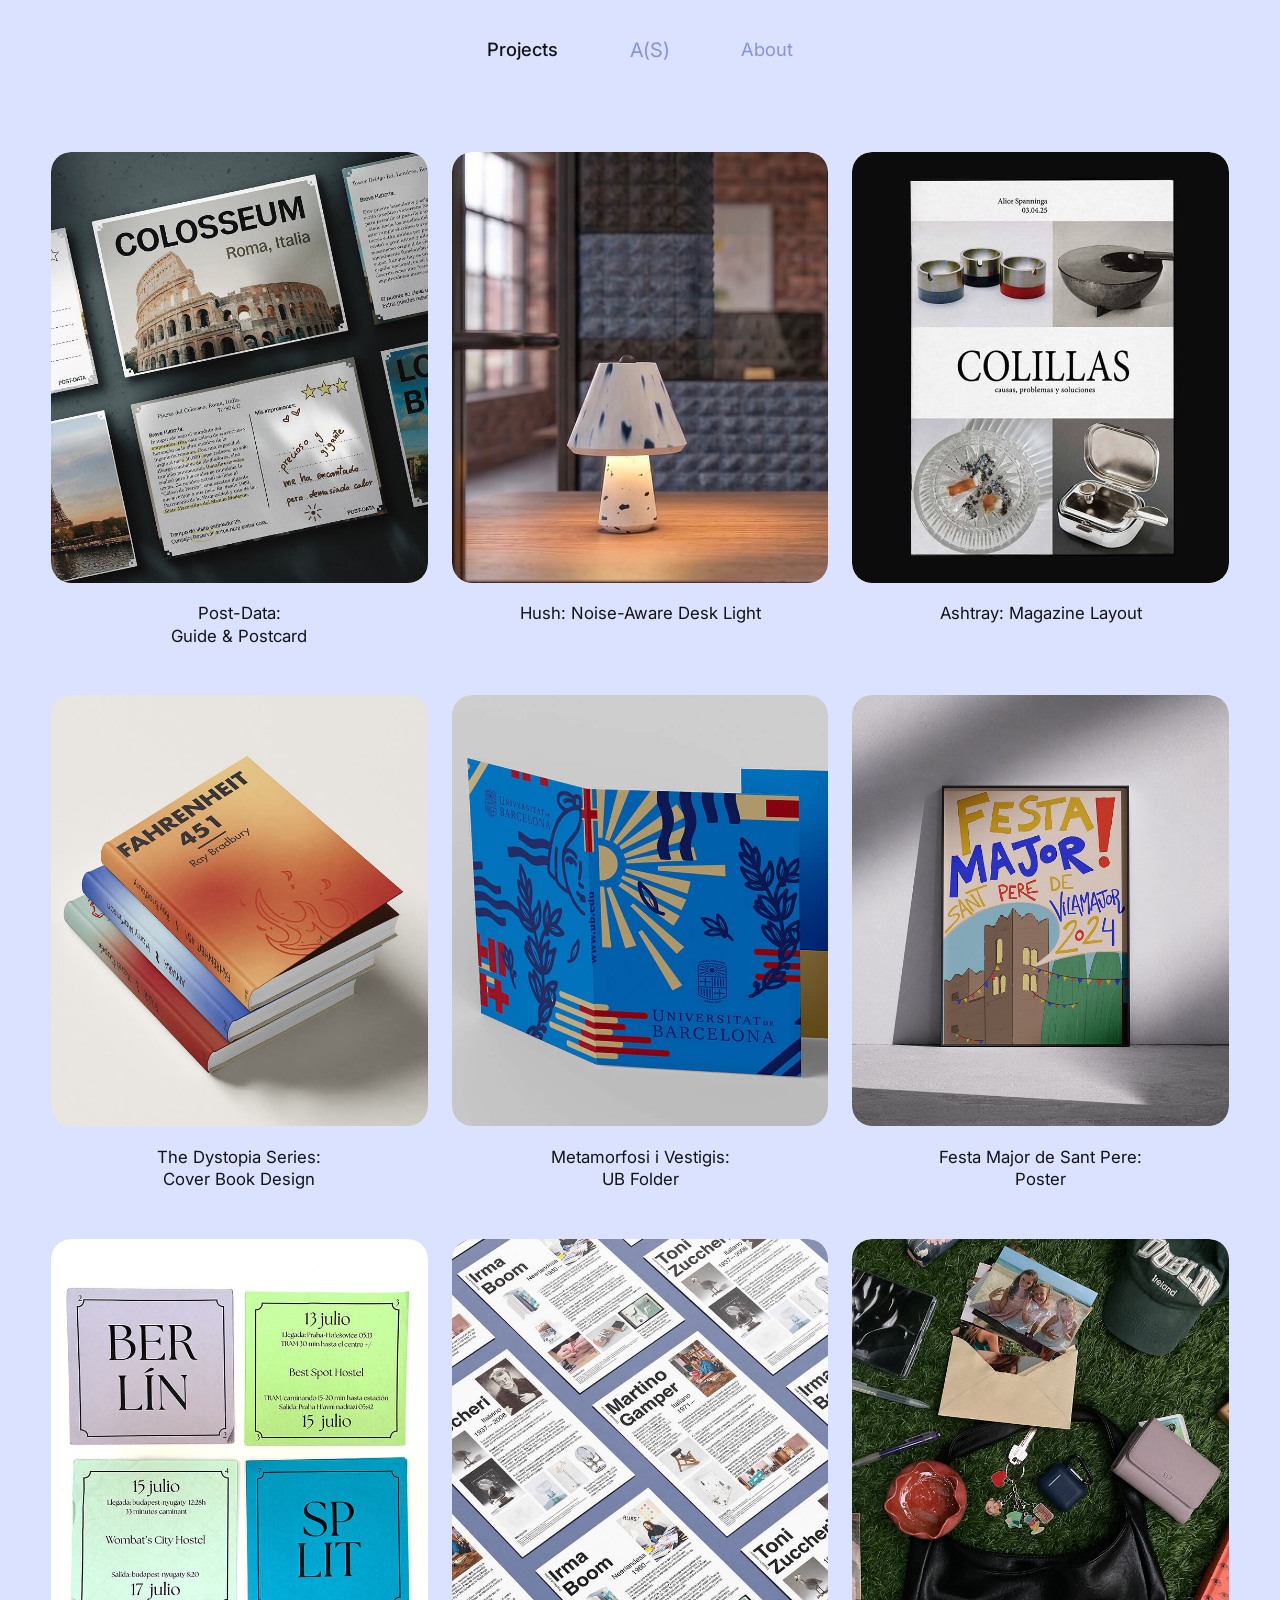
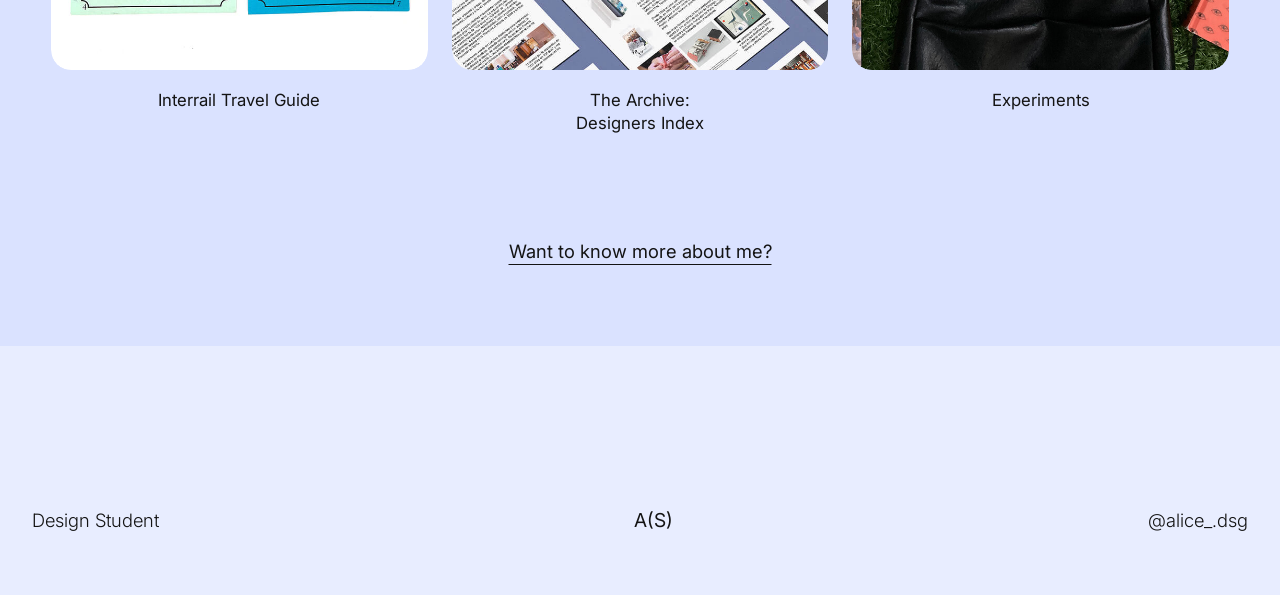
<file: projects.html>
<!DOCTYPE html>
<html lang="en">
<head>
  <meta charset="UTF-8" />
  <meta name="viewport" content="width=device-width, initial-scale=1.0" />
  <title>Projects — A(S)</title>
  <link rel="icon" type="image/png" href="img/favicon.png" />
  <link rel="stylesheet" href="style.css" />

  <link rel="preconnect" href="https://fonts.googleapis.com">
  <link rel="preconnect" href="https://fonts.gstatic.com" crossorigin>
  <link href="https://fonts.googleapis.com/css2?family=Inter:wght@300;400;500;600&display=swap" rel="stylesheet">
</head>
<body>

  <a href="#main-content" class="skip-link">Skip to main content</a>

  <!-- Header -->
  <header class="site-header" id="site-header">
    <nav class="nav-center" aria-label="Main Navigation">
      <a href="projects.html" class="nav-link nav-active" aria-current="page">Projects</a>
      <a href="index.html" class="brand-logo brand-subpage" aria-label="Go to Home">A(S)</a>
      <a href="about.html" class="nav-link">About</a>
    </nav>
  </header>

  <main id="main-content">
    
    <!-- Catálogo de 9 proyectos -->
    <section class="projects-catalog-container" aria-label="Projects list">
      <div class="projects-catalog-grid">

        <!-- 1. Post-Data -->
        <article class="catalog-item">
          <a href="post-data.html" class="catalog-link">
            <div class="card">
              <img src="img/projects-about/projects-post-data.jpg" alt="Post-Data: Guide & Postcard" loading="lazy" />
            </div>
            <h2 class="catalog-title">Post-Data:<br />Guide &amp; Postcard</h2>
          </a>
        </article>

        <!-- 2. Hush -->
        <article class="catalog-item">
          <a href="hush.html" class="catalog-link">
            <div class="card">
              <img src="img/projects-about/projects-hush.jpg" alt="Hush: Noise-Aware Desk Light" loading="lazy" />
            </div>
            <h2 class="catalog-title">Hush: Noise-Aware Desk Light</h2>
          </a>
        </article>

        <!-- 3. Ashtray -->
        <article class="catalog-item">
          <a href="ashtray.html" class="catalog-link">
            <div class="card">
              <img src="img/projects-about/projects-ashtray.jpg" alt="Ashtray: Magazine Layout" loading="lazy" />
            </div>
            <h2 class="catalog-title">Ashtray: Magazine Layout</h2>
          </a>
        </article>

        <!-- 4. The Dystopia Series -->
        <article class="catalog-item">
          <a href="dystopia-series.html" class="catalog-link">
            <div class="card">
              <img src="img/projects-about/projects-dystopia.jpg" alt="The Dystopia Series: Cover Book Design" loading="lazy" />
            </div>
            <h2 class="catalog-title">The Dystopia Series:<br />Cover Book Design</h2>
          </a>
        </article>

        <!-- 5. Metamorfosi i Vestigis -->
        <article class="catalog-item">
          <a href="ub-folder.html" class="catalog-link">
            <div class="card">
              <img src="img/projects-about/projects-ubfolder.jpg" alt="Metamorfosi i Vestigis: UB Folder" loading="lazy" />
            </div>
            <h2 class="catalog-title">Metamorfosi i Vestigis:<br />UB Folder</h2>
          </a>
        </article>

        <!-- 6. Festa Major de Sant Pere -->
        <article class="catalog-item">
          <a href="festa-major.html" class="catalog-link">
            <div class="card">
              <img src="img/projects-about/projects-festa-major.jpg" alt="Festa Major de Sant Pere: Poster" loading="lazy" />
            </div>
            <h2 class="catalog-title">Festa Major de Sant Pere:<br />Poster</h2>
          </a>
        </article>

        <!-- 7. Interrail Travel Guide -->
        <article class="catalog-item">
          <a href="interrail.html" class="catalog-link">
            <div class="card">
              <img src="img/projects-about/projects-interrail.jpg" alt="Interrail Travel Guide" loading="lazy" />
            </div>
            <h2 class="catalog-title">Interrail Travel Guide</h2>
          </a>
        </article>

        <!-- 8. The Archive -->
        <article class="catalog-item">
          <a href="the-archive.html" class="catalog-link">
            <div class="card">
              <img src="img/projects-about/projects-archive.jpg" alt="The Archive: Designers Index" loading="lazy" />
            </div>
            <h2 class="catalog-title">The Archive:<br />Designers Index</h2>
          </a>
        </article>

        <!-- 9. Experiments -->
        <article class="catalog-item">
          <a href="experiments.html" class="catalog-link">
            <div class="card">
              <img src="img/projects-about/projects-experiments.jpg" alt="Experiments" loading="lazy" />
            </div>
            <h2 class="catalog-title">Experiments</h2>
          </a>
        </article>

      </div>
    </section>

    <!-- Enlace a About -->
    <div class="view-all-wrapper">
      <a href="about.html" class="view-all-link">Want to know more about me?</a>
    </div>

  </main>

  <!-- Footer -->
  <footer class="site-footer">
    <div class="footer-spacer-top"></div>
    <div class="footer-inner">
      <span class="footer-role">Design Student</span>
      <span class="footer-logo">A(S)</span>
      <a href="https://instagram.com/alice_.dsg" target="_blank" rel="noopener noreferrer" class="footer-social">
        @alice_.dsg
      </a>
    </div>
    <div class="footer-spacer-bottom"></div>
  </footer>

  <script>
    let lastScrollY = window.pageYOffset;
    const header = document.getElementById('site-header');

    window.addEventListener('scroll', () => {
      const currentScrollY = window.pageYOffset;

      if (currentScrollY <= 80) {
        header.classList.remove('nav-hidden');
      } else if (currentScrollY > lastScrollY) {
        header.classList.add('nav-hidden');
      } else {
        header.classList.remove('nav-hidden');
      }
      lastScrollY = currentScrollY;
    });
  </script>

</body>
</html>
</file>
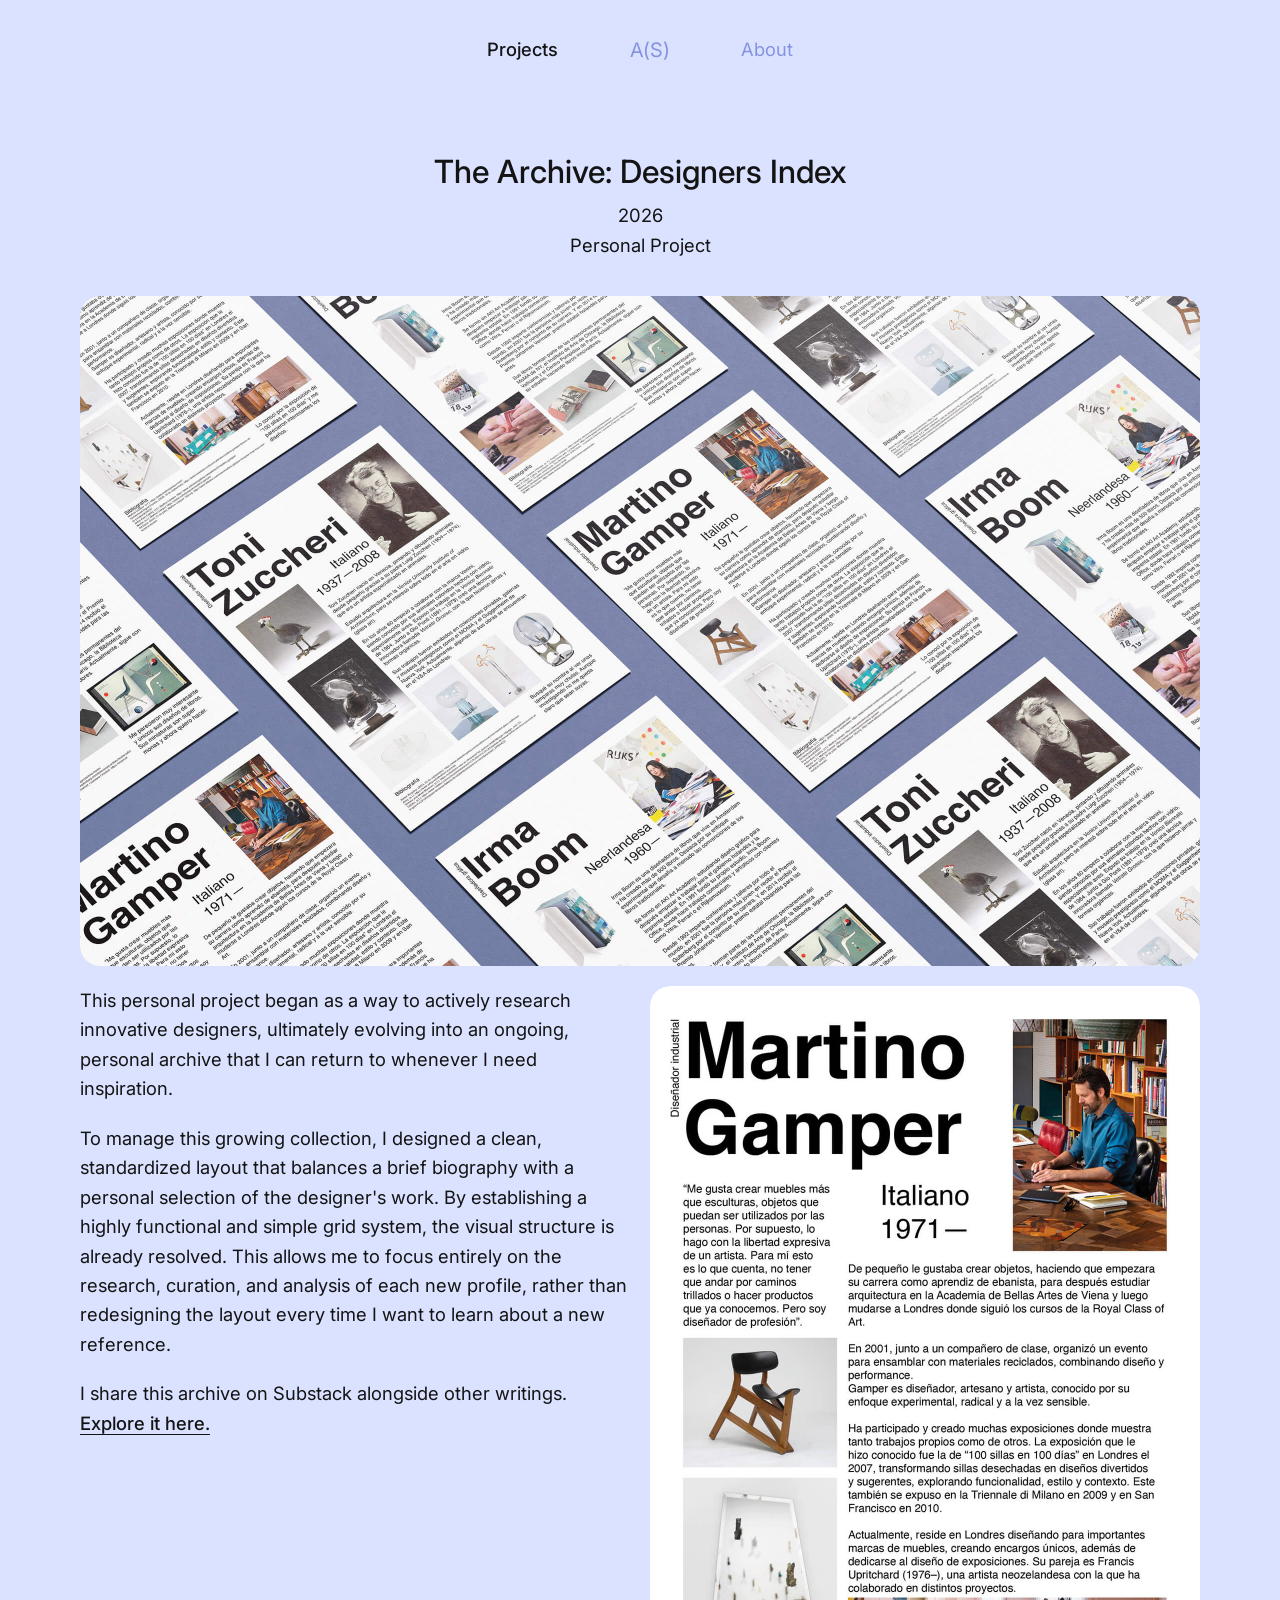
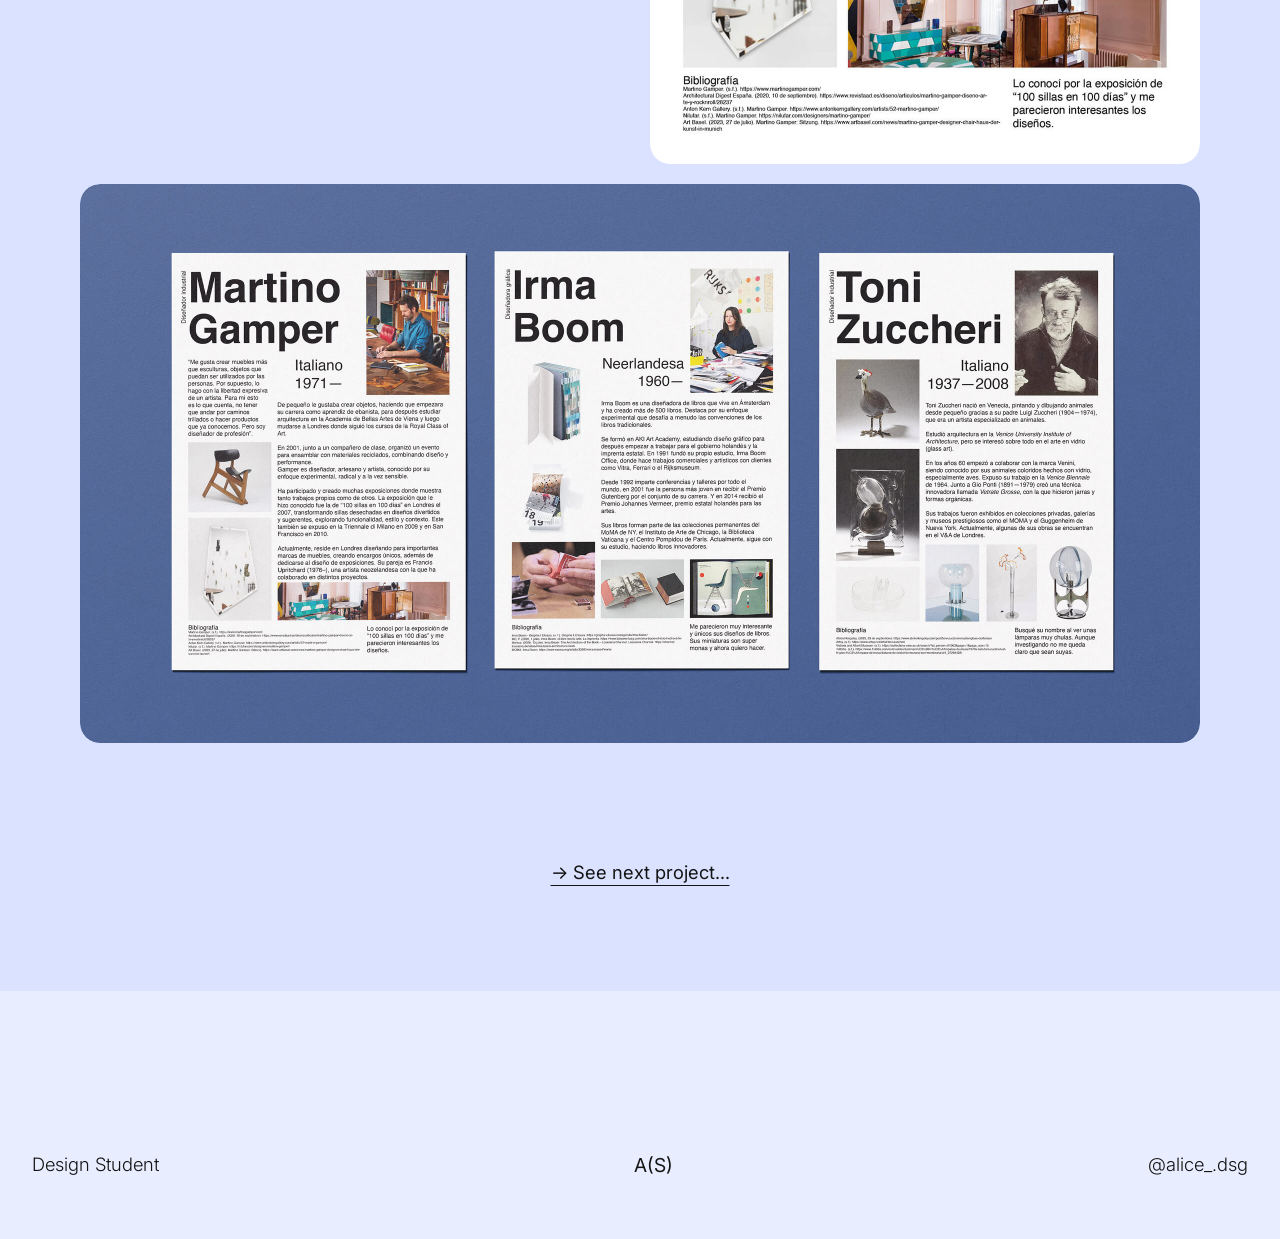
<file: the-archive.html>
<!DOCTYPE html>
<html lang="en">
<head>
  <meta charset="UTF-8" />
  <meta name="viewport" content="width=device-width, initial-scale=1.0" />
  <title>The Archive: Designers Index — A(S)</title>
  <link rel="icon" type="image/png" href="img/favicon.png" />
  <link rel="stylesheet" href="style.css" />

  <link rel="preconnect" href="https://fonts.googleapis.com">
  <link rel="preconnect" href="https://fonts.gstatic.com" crossorigin>
  <link href="https://fonts.googleapis.com/css2?family=Inter:wght@300;400;500;600&display=swap" rel="stylesheet">
</head>
<body>

  <a href="#main-content" class="skip-link">Skip to main content</a>

  <!-- Header: Projects activo en negro y A(S) en azul -->
  <header class="site-header" id="site-header">
    <nav class="nav-center" aria-label="Main Navigation">
      <a href="projects.html" class="nav-link nav-active" aria-current="page">Projects</a>
      <a href="index.html" class="brand-logo brand-subpage" aria-label="Go to Home">A(S)</a>
      <a href="about.html" class="nav-link">About</a>
    </nav>
  </header>

  <main id="main-content">

    <article class="project-case-study" aria-label="The Archive Project Case Study">

      <!-- Encabezado centrado -->
      <header class="project-header-block text-center">
        <h1 class="project-detail-title">The Archive: Designers Index</h1>
        <p class="project-year">2026</p>
        <p class="project-category">Personal Project</p>
      </header>

      <!-- 1. Hero panorámico: Tres fichas sobre fondo azul -->
      <div class="project-full-row">
        <div class="project-image-box">
          <img src="img/the-archive/archive.jpg" alt="Designers index cards for Martino Gamper, Irma Boom and Toni Zuccheri on blue background" loading="lazy" />
        </div>
      </div>

      <!-- 2. Bloque: Texto descriptivo a la izquierda + Ficha de Martino Gamper a la derecha -->
      <div class="project-split-row">
        <div class="split-col">
          <p class="project-text">
            This personal project began as a way to actively research innovative designers, ultimately evolving into an ongoing, personal archive that I can return to whenever I need inspiration.
          </p>
          <p class="project-text">
            To manage this growing collection, I designed a clean, standardized layout that balances a brief biography with a personal selection of the designer's work. By establishing a highly functional and simple grid system, the visual structure is already resolved. This allows me to focus entirely on the research, curation, and analysis of each new profile, rather than redesigning the layout every time I want to learn about a new reference.
          </p>
          <p class="project-text">
              I share this archive on Substack alongside other writings.
              <a href="https://substack.com/@alicespanninga" target="_blank" rel="noopener noreferrer" class="project-inline-link">Explore it here.</a>
          </p>
        </div>

        <div class="split-col">
          <div class="project-image-box">
            <img src="img/the-archive/archive-martino.jpg" alt="Editorial archival card layout dedicated to Martino Gamper" loading="lazy" />
          </div>
        </div>
      </div>

      <!-- 3. Mockup de las tres fichas en fila -->
      <div class="project-full-row">
        <div class="project-image-box">
          <img src="img/the-archive/archive-simple-mockup.jpg" alt="Three editorial archive sheets arranged side by side" loading="lazy" />
        </div>
      </div>

      <!-- Enlace al siguiente proyecto: experiments.html -->
      <div class="next-project-container">
        <a href="experiments.html" class="next-project-link">&rarr; See next project...</a>
      </div>

    </article>

  </main>

  <!-- Footer (#E8EDFF) -->
  <footer class="site-footer">
    <div class="footer-spacer-top"></div>
    <div class="footer-inner">
      <span class="footer-role">Design Student</span>
      <span class="footer-logo">A(S)</span>
      <a href="https://instagram.com/alice_.dsg" target="_blank" rel="noopener noreferrer" class="footer-social">
        @alice_.dsg
      </a>
    </div>
    <div class="footer-spacer-bottom"></div>
  </footer>

  <script>
    let lastScrollY = window.pageYOffset;
    const header = document.getElementById('site-header');

    window.addEventListener('scroll', () => {
      const currentScrollY = window.pageYOffset;
      if (currentScrollY <= 80) {
        header.classList.remove('nav-hidden');
      } else if (currentScrollY > lastScrollY) {
        header.classList.add('nav-hidden');
      } else {
        header.classList.remove('nav-hidden');
      }
      lastScrollY = currentScrollY;
    });
  </script>

</body>
</html>
</file>
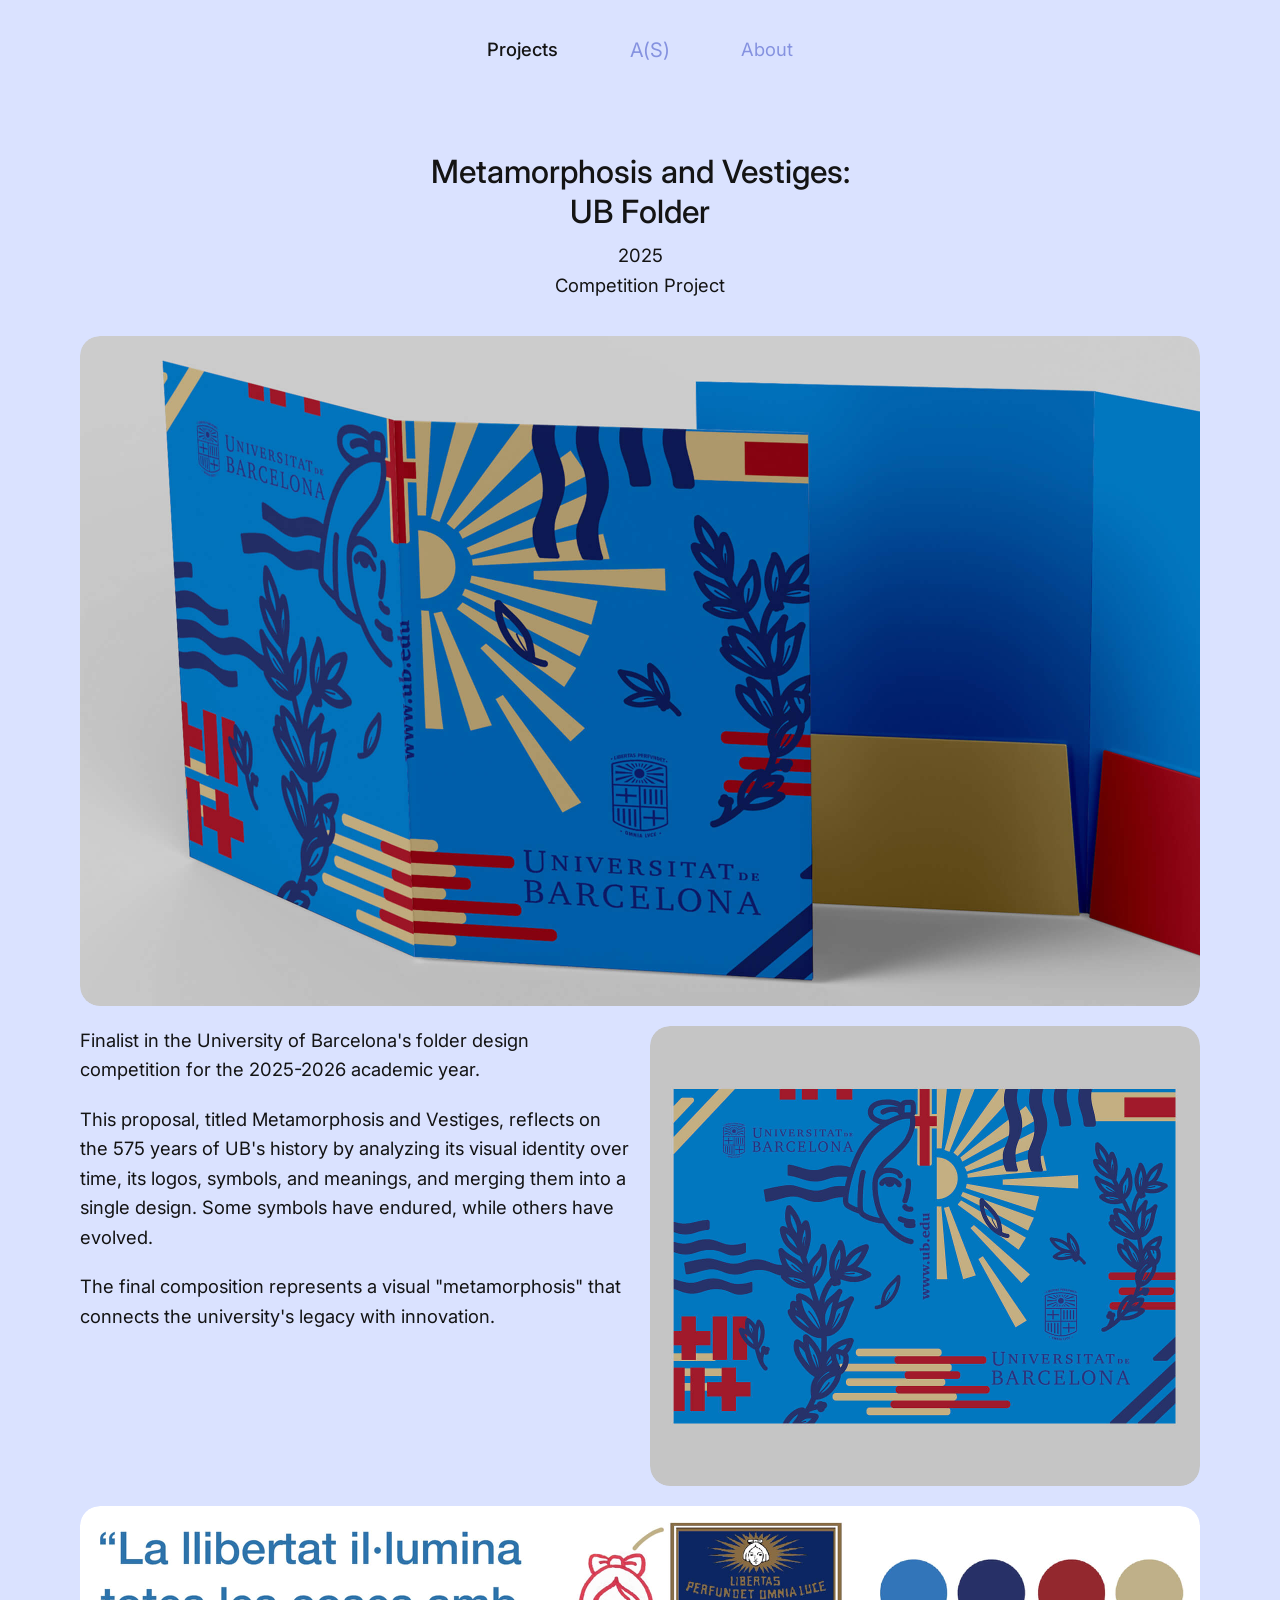
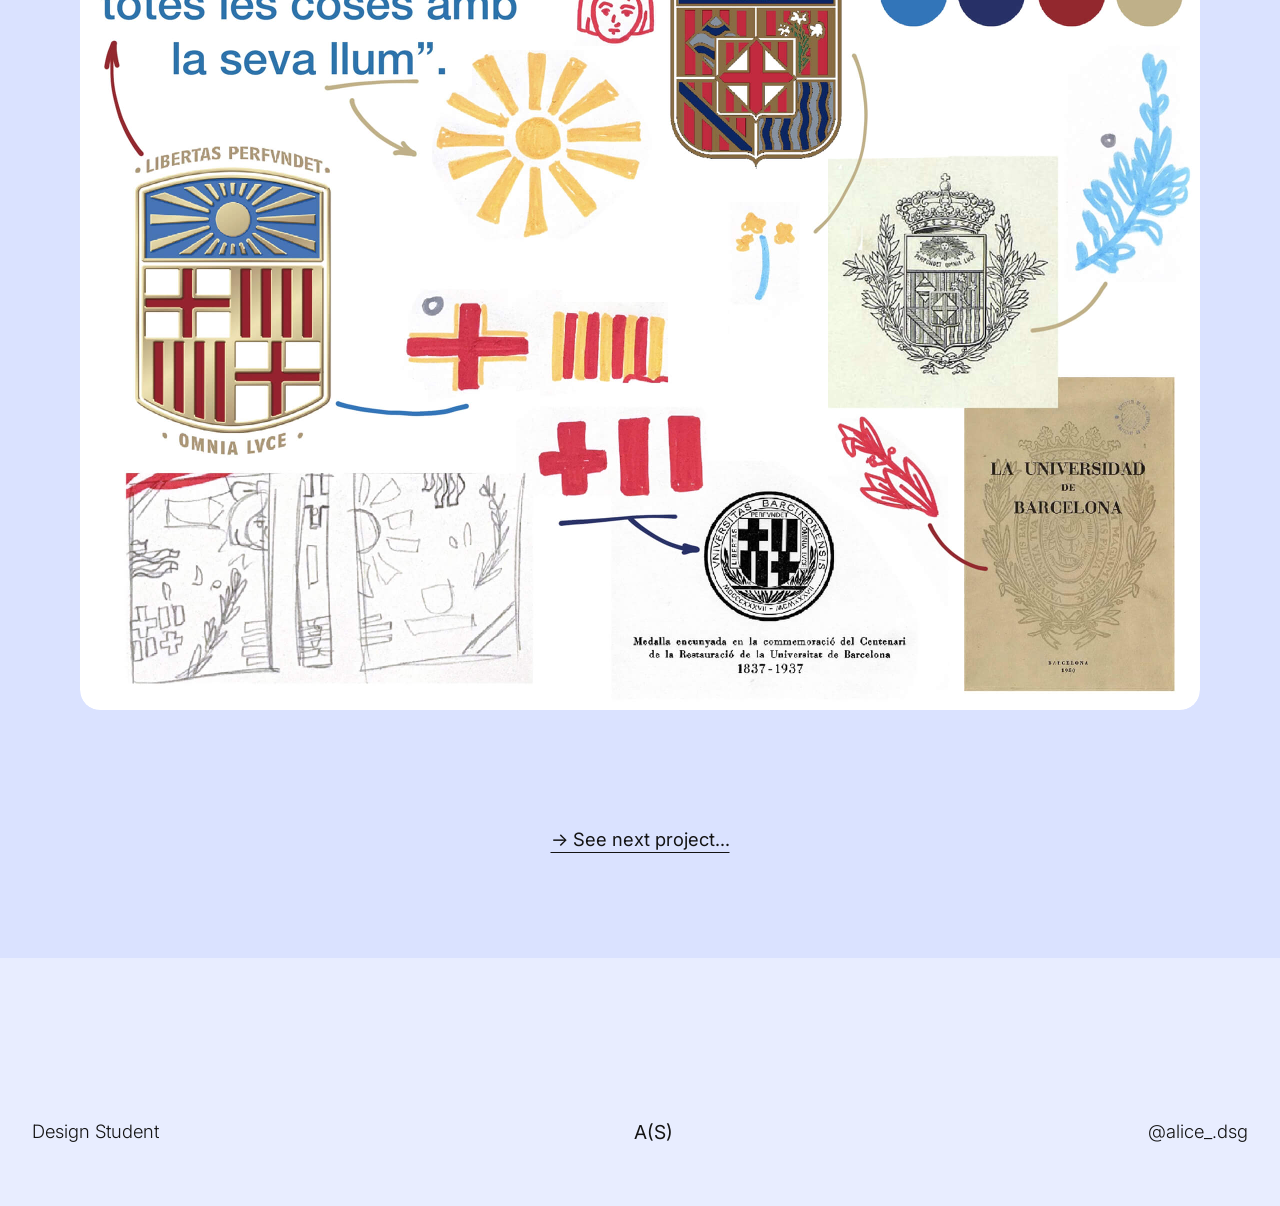
<file: ub-folder.html>
<!DOCTYPE html>
<html lang="en">
<head>
  <meta charset="UTF-8" />
  <meta name="viewport" content="width=device-width, initial-scale=1.0" />
  <title>Metamorphosis and Vestiges: UB Folder — A(S)</title>
  <link rel="icon" type="image/png" href="img/favicon.png" />
  <link rel="stylesheet" href="style.css" />

  <link rel="preconnect" href="https://fonts.googleapis.com">
  <link rel="preconnect" href="https://fonts.gstatic.com" crossorigin>
  <link href="https://fonts.googleapis.com/css2?family=Inter:wght@300;400;500;600&display=swap" rel="stylesheet">
</head>
<body>

  <a href="#main-content" class="skip-link">Skip to main content</a>

  <!-- Header -->
  <header class="site-header" id="site-header">
    <nav class="nav-center" aria-label="Main Navigation">
      <a href="projects.html" class="nav-link nav-active" aria-current="page">Projects</a>
      <a href="index.html" class="brand-logo brand-subpage" aria-label="Go to Home">A(S)</a>
      <a href="about.html" class="nav-link">About</a>
    </nav>
  </header>

  <main id="main-content">

    <article class="project-case-study" aria-label="UB Folder Project Case Study">

      <!-- Encabezado centrado -->
      <header class="project-header-block text-center">
        <h1 class="project-detail-title">Metamorphosis and Vestiges:<br />UB Folder</h1>
        <p class="project-year">2025</p>
        <p class="project-category">Competition Project</p>
      </header>

      <!-- 1. Hero panorámico: Mockup 3D de la carpeta abierta -->
      <div class="project-full-row">
        <div class="project-image-box">
          <img src="img/ub-folder/ub-folder.jpg" alt="3D mockup of the open Metamorphosis and Vestiges UB folder" loading="lazy" />
        </div>
      </div>

      <!-- 2. Bloque: Texto explicativo a la izquierda + Carpeta en plano a la derecha -->
      <div class="project-split-row">
        <div class="split-col">
          <p class="project-text">
            Finalist in the University of Barcelona's folder design competition for the 2025-2026 academic year.
          </p>
          <p class="project-text">
            This proposal, titled Metamorphosis and Vestiges, reflects on the 575 years of UB's history by analyzing its visual identity over time, its logos, symbols, and meanings, and merging them into a single design. Some symbols have endured, while others have evolved.
          </p>
          <p class="project-text">
            The final composition represents a visual "metamorphosis" that connects the university's legacy with innovation.
          </p>
        </div>

        <div class="split-col">
          <div class="project-image-box">
            <img src="img/ub-folder/ub-original.jpg" alt="Flat layout design of the Metamorphosis and Vestiges folder artwork" loading="lazy" />
          </div>
        </div>
      </div>

      <!-- 3. Mapa conceptual y desglose del escudo -->
      <div class="project-full-row">
        <div class="project-image-box">
          <img src="img/ub-folder/ub-mindmap.jpg" alt="Conceptual research mind map analyzing historical UB shields, Latin mottos and color palettes" loading="lazy" />
        </div>
      </div>

      <!-- Enlace al siguiente proyecto -->
      <div class="next-project-container">
        <a href="festa-major.html" class="next-project-link">&rarr; See next project...</a>
      </div>

    </article>

  </main>

  <!-- Footer (#E8EDFF) -->
  <footer class="site-footer">
    <div class="footer-spacer-top"></div>
    <div class="footer-inner">
      <span class="footer-role">Design Student</span>
      <span class="footer-logo">A(S)</span>
      <a href="https://instagram.com/alice_.dsg" target="_blank" rel="noopener noreferrer" class="footer-social">
        @alice_.dsg
      </a>
    </div>
    <div class="footer-spacer-bottom"></div>
  </footer>

  <script>
    let lastScrollY = window.pageYOffset;
    const header = document.getElementById('site-header');

    window.addEventListener('scroll', () => {
      const currentScrollY = window.pageYOffset;
      if (currentScrollY <= 80) {
        header.classList.remove('nav-hidden');
      } else if (currentScrollY > lastScrollY) {
        header.classList.add('nav-hidden');
      } else {
        header.classList.remove('nav-hidden');
      }
      lastScrollY = currentScrollY;
    });
  </script>

</body>
</html>
</file>
<file: style.css>
/* --- RESET & VARIABLES --- */
:root {
  --bg-page: #dae2ff;         /* Fondo web y cabecera */
  --bg-footer: #e8edff;       /* Fondo solicitado para el footer */
  --nav-purple: #8592e0;      /* Tono para Projects y About */
  --text-main: #141414;
  --text-muted: #494c53;
  --radius-card: 20px;
  --gap-cards: 14px;
}

*, *::before, *::after {
  box-sizing: border-box;
  margin: 0;
  padding: 0;
}

html {
  scroll-behavior: smooth;
}

body {
  font-family: 'Inter', -apple-system, BlinkMacSystemFont, 'Segoe UI', Roboto, sans-serif;
  background-color: var(--bg-page);
  color: var(--text-main);
  line-height: 1.5;
  -webkit-font-smoothing: antialiased;
}

/* Skip link accesibilidad */
.skip-link {
  position: absolute;
  top: -60px;
  left: 20px;
  background: var(--text-main);
  color: #fff;
  padding: 10px 18px;
  z-index: 2000;
  text-decoration: none;
  border-radius: 6px;
  font-weight: 400;
}
.skip-link:focus {
  top: 15px;
}

a:focus-visible {
  outline: 2px solid var(--nav-purple);
  outline-offset: 4px;
}

/* --- HEADER DINÁMICO --- */
.site-header {
  position: fixed;
  top: 0;
  left: 0;
  right: 0;
  z-index: 1000;
  background-color: var(--bg-page);
  padding: 2.2rem 2rem;
  transition: transform 0.3s ease;
}

.site-header.nav-hidden {
  transform: translateY(-100%);
}

.nav-center {
  display: flex;
  justify-content: center;
  align-items: center;
  gap: 4.5rem;
  max-width: 650px;
  margin: 0 auto;
}

.nav-link {
  font-size: 1.15rem;
  font-weight: 400;
  color: var(--nav-purple);
  text-decoration: none;
  transition: opacity 0.2s ease;
}

.nav-link:hover {
  opacity: 0.7;
}

.brand-logo {
  font-size: 1.25rem;
  font-weight: 500;
  color: var(--text-main);
  text-decoration: none;
  letter-spacing: -0.3px;
}

/* Estado activo en sección Projects */
.nav-link.nav-active {
  color: var(--text-main);
  font-weight: 500;
}

.brand-logo.brand-subpage {
  color: var(--nav-purple);
  font-weight: 400;
}

/* --- HERO (HOME) --- */
.hero-section {
  text-align: center;
  padding-top: 9.5rem;
  padding-bottom: 3.5rem;
  padding-left: 1.5rem;
  padding-right: 1.5rem;
}

.hero-title {
  font-size: clamp(2rem, 4vw, 2.5rem);
  font-weight: 500;
  letter-spacing: -0.4px;
  margin-bottom: 0.8rem;
}

.hero-subtitle {
  font-size: clamp(0.95rem, 1.8vw, 1.15rem);
  color: var(--text-muted);
  font-weight: 400;
  line-height: 1.5;
}
/* --- MOSAICO EDITORIAL (HOME) - MEDIDAS EXACTAS DE FIGMA --- */
:root {
  --mosaic-max-w: 1120px; /* Ancho total exacto del contenido en Figma */
  --gap-cards: 20px;       /* Separación exacta de 20px */
  --radius-card: 20px;
}

.mosaic-container {
  width: 90%;
  max-width: var(--mosaic-max-w);
  margin: 0 auto;
  display: flex;
  flex-direction: column;
  gap: var(--gap-cards);
}

.mosaic-row {
  display: flex;
  gap: var(--gap-cards);
  width: 100%;
  align-items: flex-start; /* Evita que Safari alargue las tarjetas */
}

.card-link {
  text-decoration: none;
  color: inherit;
  cursor: pointer;
  display: block;
}

.card {
  position: relative;
  overflow: hidden;
  border-radius: var(--radius-card);
  background-color: var(--bg-page);
}

.card img {
  width: 100%;
  height: 100%;
  object-fit: cover;
  display: block;
  border-radius: var(--radius-card);
  transition: transform 0.3s ease;
}

.card:hover img {
  transform: scale(1.015);
}

/* --- FILA 1: Hush (550x621) & Post-Data (550x621) --- */
.row-equal .card {
  flex: 0 0 calc((100% - var(--gap-cards)) / 2); /* 550px */
  aspect-ratio: 550 / 621;
}

/* --- FILA 2: Colillas texto (360x347) + Confusión (360x367) vs Fahrenheit (740x714) --- */
.row-asymmetric-split {
  display: flex;
  gap: var(--gap-cards);
  align-items: flex-start;
}

/* Columna izquierda de 360px (32.14% del total) */
.col-stacked {
  flex: 0 0 calc((360 / 1120) * (100% - var(--gap-cards)));
  display: flex;
  flex-direction: column;
  gap: var(--gap-cards);
}

.col-stacked .card:first-child {
  aspect-ratio: 360 / 347;
}

.col-stacked .card:last-child {
  aspect-ratio: 360 / 367;
}

/* Columna derecha de 740px (66.07% del total) */
.col-single {
  flex: 0 0 calc((740 / 1120) * (100% - var(--gap-cards)));
}

.col-single .card {
  width: 100%;
  aspect-ratio: 740 / 714;
}

/* --- FILA 3: Interrail Fan + Martino Gamper (Más apaisada, sin cortes) --- */
.card-interrail-fan {
  flex: 0 0 calc((740 / 1120) * (100% - var(--gap-cards)));
  aspect-ratio: 16 / 10; /* Proporción más compacta para que respire */
}

.card-archive {
  flex: 0 0 calc((360 / 1120) * (100% - var(--gap-cards)));
  aspect-ratio: 360 / 460; /* Reduce la altura para que no corte Martino Gamper */
}

/* Ajuste específico para que Martino Gamper no corte el encabezado */
.card-archive img {
  object-fit: contain; /* Muestra el cartel completo con su marco azul sin rebanar */
  background-color: #4f6396; /* Tono azul del marco en Figma de fondo */
}

/* --- FILA 4: Colillas cenicero (550x621) + Carpeta UB (550x621) --- */
.card-colillas,
.card-ubfolder {
  flex: 0 0 calc((100% - var(--gap-cards)) / 2);
  aspect-ratio: 550 / 621;
}

/* --- FILA 5: Print Experiments + Sant Pere Poster (Altura equilibrada) --- */
.card-print-exp {
  flex: 0 0 calc((360 / 1120) * (100% - var(--gap-cards)));
  aspect-ratio: 360 / 410; /* Menos alargada verticalmente */
}

.card-santpere {
  flex: 0 0 calc((740 / 1120) * (100% - var(--gap-cards)));
  aspect-ratio: 16 / 9.2; /* Proporción apaisada natural para no cortar el cartel */
}

/* --- FILA 6: Interrail verde azul (740x714) vs Maqueta Hush (360x347) + Bolso (360x347) --- */
.row-last-block {
  display: flex;
  gap: var(--gap-cards);
  align-items: flex-start;
}

.col-interrail-wide {
  flex: 0 0 calc((740 / 1120) * (100% - var(--gap-cards)));
}

.col-interrail-wide .card {
  width: 100%;
  aspect-ratio: 740 / 714;
}

.col-right-stacked {
  flex: 0 0 calc((360 / 1120) * (100% - var(--gap-cards)));
  display: flex;
  flex-direction: column;
  gap: var(--gap-cards);
}

.col-right-stacked .card {
  aspect-ratio: 360 / 347;
}

/* --- RESPONSIVE EN MÓVIL --- */
@media (max-width: 768px) {
  .mosaic-row,
  .row-asymmetric-split,
  .row-last-block {
    flex-direction: column;
    gap: 16px;
  }

  .card,
  .col-stacked,
  .col-single,
  .col-interrail-wide,
  .col-right-stacked,
  .card-interrail-fan,
  .card-archive,
  .card-colillas,
  .card-ubfolder,
  .card-print-exp,
  .card-santpere,
  .row-equal .card {
    flex: 1 1 100%;
    width: 100%;
    aspect-ratio: auto;
    height: auto;
  }
}

/* --- VIEW ALL PROJECTS --- */
.view-all-wrapper {
  text-align: center;
  padding: 6.5rem 1rem 5rem;
}

.view-all-link {
  font-size: 1.15rem;
  font-weight: 400;
  color: var(--text-main);
  text-decoration: underline;
  text-underline-offset: 6px;
  transition: opacity 0.2s ease;
}

.view-all-link:hover {
  opacity: 0.7;
}

/* --- FOOTER (#E8EDFF) --- */
.site-footer {
  background-color: var(--bg-footer);
  padding: 0 2rem;
  width: 100%;
}

.footer-spacer-top {
  height: 160px;
  width: 100%;
}

.footer-spacer-bottom {
  height: 60px;
  width: 100%;
}

.footer-inner {
  max-width: 1260px;
  margin: 0 auto;
  display: flex;
  justify-content: space-between;
  align-items: center;
}

.footer-role {
  font-weight: 300;
  font-size: 1.15rem;
  color: var(--text-main);
}

.footer-logo {
  font-weight: 400;
  font-size: 1.2rem;
  color: var(--text-main);
}

.footer-social {
  font-weight: 300;
  font-size: 1.15rem;
  color: var(--text-main);
  text-decoration: none;
}

.footer-social:hover {
  text-decoration: underline;
}

/* --- CATÁLOGO PROJECTS.HTML (PROPORCIÓN 720x824) --- */
.projects-catalog-container {
  width: 92%;
  max-width: 1260px;
  margin: 0 auto;
  padding-top: 9.5rem;
}

.projects-catalog-grid {
  display: grid;
  grid-template-columns: repeat(3, 1fr);
  column-gap: 24px;
  row-gap: 48px;
}

.catalog-item {
  display: flex;
  flex-direction: column;
}

.catalog-link {
  text-decoration: none;
  color: inherit;
  display: flex;
  flex-direction: column;
}

.catalog-item .card {
  width: 100%;
  aspect-ratio: 720 / 824;
  border-radius: var(--radius-card);
  overflow: hidden;
  display: block;
}

.catalog-item .card img {
  width: 100%;
  height: 100%;
  object-fit: cover;
  display: block;
  border-radius: var(--radius-card);
}

.catalog-item:hover .card img {
  transform: scale(1.02);
}

.catalog-title {
  margin-top: 1.2rem;
  font-size: 1.05rem;
  font-weight: 400;
  color: var(--text-main);
  line-height: 1.35;
  text-align: center;
  width: 100%;
}

/* --- MOBILE RESPONSIVE --- */
@media (max-width: 768px) {
  .site-header {
    padding: 1.5rem 1rem;
  }

  .nav-center {
    gap: 2.5rem;
  }

  .mosaic-container,
  .projects-catalog-container {
    width: 94%;
    padding-top: 7rem;
  }

  .mosaic-row,
  .row-asymmetric-split,
  .row-last-block {
    flex-direction: column;
    gap: var(--gap-cards);
  }

  .card-print-exp,
  .card-santpere,
  .card-interrail-fan,
  .card-archive,
  .card-colillas,
  .card-ubfolder,
  .col-stacked,
  .col-single,
  .col-interrail-wide,
  .col-right-stacked,
  .row-equal .card {
    flex: 1 1 100%;
    width: 100%;
    aspect-ratio: auto;
  }

  .projects-catalog-grid {
    grid-template-columns: 1fr;
    row-gap: 32px;
  }

  .view-all-link,
  .footer-role,
  .footer-logo,
  .footer-social {
    font-size: 1rem;
  }

  .footer-spacer-top {
    height: 80px;
  }

  .footer-spacer-bottom {
    height: 35px;
  }
}

/* --- SECCIÓN ABOUT ME (COMPOSICIÓN EXACTA FIGMA) --- */
.about-container {
  width: 90%;
  max-width: 1120px;
  margin: 0 auto;
  padding-top: 9.5rem;
  padding-bottom: 5rem;
  display: flex;
  flex-wrap: wrap; /* Permite que el enlace inferior salte a su propia fila */
  justify-content: space-between;
  align-items: flex-start;
  gap: 40px;
}

/* Columna de texto a la izquierda */
.about-text-col {
  flex: 0 0 460px;
  display: flex;
  flex-direction: column;
}

.about-greeting {
  font-size: clamp(2rem, 3.5vw, 2.5rem);
  font-weight: 500;
  margin-bottom: 1.4rem;
  color: var(--text-main);
}

.about-bio p {
  font-size: 1.05rem;
  line-height: 1.55;
  color: var(--text-main);
  margin-bottom: 1.25rem;
  font-weight: 400;
}

/* Lista de contacto y redes */
.about-links {
  list-style: none;
  margin-top: 1.2rem;
  margin-bottom: 2rem;
  display: flex;
  flex-direction: column;
  gap: 0.55rem;
}

.about-links li {
  font-size: 1.05rem;
  color: var(--text-main);
  display: flex;
  align-items: center;
}

.link-label {
  font-weight: 400;
  margin-right: 6px;
}

.about-links a {
  color: var(--text-main);
  text-decoration: underline;
  text-underline-offset: 4px;
  transition: opacity 0.2s ease;
}

.about-links a:hover {
  opacity: 0.7;
}

/* Botón interactivo para copiar Email */
.copy-email-btn {
  background: none;
  border: none;
  padding: 0;
  margin: 0;
  font-family: inherit;
  font-size: 1.05rem;
  color: var(--text-main);
  text-decoration: underline;
  text-underline-offset: 4px;
  cursor: pointer;
  display: inline-flex;
  align-items: center;
  gap: 8px;
  transition: opacity 0.2s ease;
}

.copy-email-btn:hover {
  opacity: 0.7;
}

.copy-badge {
  font-size: 0.85rem;
  font-weight: 500;
  color: var(--nav-purple);
  opacity: 0;
  transition: opacity 0.2s ease;
}

.copy-badge.visible {
  opacity: 1;
}

/* Fecha de actualización */
.about-update {
  font-size: 0.95rem;
  font-weight: 300;
  color: var(--text-muted);
  margin-bottom: 1rem;
}

/* Enlace 'See my projects' centrado en la pantalla */
.about-cta-wrapper {
  flex: 0 0 100%;
  width: 100%;
  display: flex;
  justify-content: center; /* Centrado absoluto */
  margin-top: 2rem;
}

.about-cta-link {
  font-size: 1.15rem;
  font-weight: 400;
  color: var(--text-main);
  text-decoration: underline;
  text-underline-offset: 6px;
  transition: opacity 0.2s ease;
}

.about-cta-link:hover {
  opacity: 0.7;
}

/* Columna de imagen a la derecha */
.about-image-col {
  flex: 0 0 550px;
}

.about-card-frame {
  width: 550px;
  height: 612px;
  background-color: #ffffff;
  padding: 20px;
  border-radius: 58px;
  box-sizing: border-box;
  overflow: hidden;
}

.about-card-frame img {
  width: 100%;
  height: 100%;
  object-fit: cover;
  display: block;
  border-radius: calc(58px - 20px);
}

/* --- RESPONSIVE EN MÓVIL --- */
@media (max-width: 992px) {
  .about-container {
    flex-direction: column;
    align-items: center;
    gap: 32px;
    padding-top: 7.5rem;
  }

  /* Desempaqueta la columna de texto para intercalar la foto */
  .about-text-col {
    display: contents;
  }

  /* 1. Saludo e introducción arriba */
  .about-intro-block {
    order: 1;
    width: 100%;
  }

  /* 2. Foto en el medio */
  .about-image-col {
    order: 2;
    flex: 0 0 auto;
    width: 100%;
    max-width: 480px;
  }

  .about-card-frame {
    width: 100%;
    height: auto;
    aspect-ratio: 550 / 612;
    border-radius: 40px;
    padding: 16px;
  }

  .about-card-frame img {
    border-radius: 24px;
  }

  /* 3. Resto del texto debajo de la foto */
  .about-rest-block {
    order: 3;
    width: 100%;
  }

  /* 4. 'See my projects' al final */
  .about-cta-wrapper {
    order: 4;
    width: 100%;
    margin-top: 1rem;
  }
}

/* --- LAYOUT EDITORIAL DE CASO DE ESTUDIO (ESPACIADO EXACTO 20PX) --- */
.project-case-study {
  width: 90%;
  max-width: 1120px;
  margin: 0 auto;
  padding-top: 9.5rem;
  padding-bottom: 5rem;
  display: flex;
  flex-direction: column;
  gap: 20px; /* Separación vertical exacta de 20px entre filas */
}

/* Cabecera del caso de estudio centrada */
.project-header-block.text-center {
  display: flex;
  flex-direction: column;
  align-items: center;
  text-align: center;
  margin-bottom: 1rem;
}

.project-detail-title {
  font-size: clamp(1.8rem, 2.5vw, 2.2rem);
  font-weight: 500;
  color: var(--text-main);
  line-height: 1.25;
  margin-bottom: 0.6rem;
}

.project-year {
  font-size: 1.15rem;
  font-weight: 400;
  color: var(--text-main);
  margin-bottom: 0.2rem;
}

.project-category {
  font-size: 1.15rem;
  font-weight: 400;
  color: var(--text-main);
}

/* Contenedores de imagen */
.project-full-row {
  width: 100%;
}

.project-image-box {
  width: 100%;
  border-radius: var(--radius-card);
  overflow: hidden;
  background-color: var(--bg-page);
}

.project-image-box img {
  width: 100%;
  height: auto;
  display: block;
  border-radius: var(--radius-card);
}

/* Filas divididas con gap exacto de 20px */
.project-split-row {
  display: flex;
  gap: 20px; /* Separación horizontal exacta de 20px entre columnas */
  width: 100%;
  align-items: flex-start;
}

.split-col {
  flex: 1 1 calc(50% - 10px);
  display: flex;
  flex-direction: column;
  gap: 20px; /* Separación interna exacta de 20px */
}

.project-text {
  font-size: 1.15rem;
  line-height: 1.6;
  color: var(--text-main);
  font-weight: 400;
}

/* Utilidades para Hush */
.flex-center {
  display: flex;
  align-items: center;
  justify-content: center;
}

.transparent-bg {
  background-color: transparent;
}

/* Showcase digital (1/3 App y 2/3 Web con gap de 20px) */
.hush-digital-showcase {
  display: flex;
  gap: 20px;
  width: 100%;
  margin-top: 0;
  align-items: flex-start;
}

.digital-col {
  display: flex;
  flex-direction: column;
}

.col-one-third {
  flex: 0 0 calc(33.333% - (20px * 2 / 3)); /* 1/3 exacto */
}

.col-two-thirds {
  flex: 0 0 calc(66.666% - (20px * 1 / 3)); /* 2/3 exacto */
}

.digital-subtitle {
  font-size: 1.15rem;
  font-weight: 500;
  color: var(--text-main);
  margin-bottom: 12px;
}

.digital-title-link {
  color: var(--text-main);
  text-decoration: underline;
  text-underline-offset: 4px;
  transition: opacity 0.2s ease;
}

.digital-title-link:hover {
  opacity: 0.7;
}

.digital-box {
  background-color: #ffffff;
  padding: 16px;
  border-radius: var(--radius-card);
}

/* Textos de decibelios debajo de la foto de colores */
.hush-color-labels-grid {
  display: grid;
  grid-template-columns: repeat(3, 1fr);
  gap: 20px;
  width: 100%;
  margin-top: 14px;
}

.color-text-item {
  font-size: 1.05rem;
  line-height: 1.45;
  color: var(--text-main);
  font-weight: 400;
}

/* Códigos QR pegados y con esquinas redondeadas */
.qr-box {
  margin-top: 8px; /* Reducido al mínimo para que quede pegado a la foto */
  display: flex;
  justify-content: center;
  align-items: center;
}

.qr-box img {
  width: 160px;
  height: 160px;
  object-fit: contain;
  display: block;
  border-radius: 14px; /* Esquinas redondeadas */
}

/* Responsive para los textos de decibelios en móvil */
@media (max-width: 768px) {
  .hush-color-labels-grid {
    grid-template-columns: 1fr;
    gap: 12px;
  }
}

/* Enlace a siguiente proyecto */
.next-project-container {
  display: flex;
  justify-content: center;
  align-items: center;
  width: 100%;
  text-align: center;
  padding-top: 96px;
  padding-bottom: 24px;
  margin: 0;
}

.next-project-link {
  font-size: 1.15rem;
  font-weight: 400;
  color: var(--text-main);
  text-decoration: underline;
  text-underline-offset: 6px;
  transition: opacity 0.2s ease;
  display: inline-block;
}

.next-project-link:hover {
  opacity: 0.7;
}

/* Responsive */
@media (max-width: 768px) {
  .project-case-study {
    padding-top: 7rem;
    gap: 20px;
  }

  .project-split-row,
  .hush-digital-showcase {
    flex-direction: column;
    gap: 20px;
  }

  .split-col,
  .col-one-third,
  .col-two-thirds {
    flex: 1 1 100%;
    width: 100%;
  }

  .qr-box img {
    width: 130px;
    height: 130px;
  }
}

/* Ajuste de pliegos de revista abiertos */
.project-full-row .project-image-box {
  width: 100%;
  border-radius: var(--radius-card);
  overflow: hidden;
  background-color: transparent;
}

.project-full-row .project-image-box img {
  width: 100%;
  height: auto;
  display: block;
  border-radius: var(--radius-card);
}


/* Fila dividida en 3 columnas iguales con separación exacta de 20px */
.project-three-row {
  display: flex;
  gap: 20px;
  width: 100%;
  align-items: flex-start;
}

.three-col {
  flex: 1 1 calc((100% - 40px) / 3);
  display: flex;
  flex-direction: column;
}

/* Responsive móvil para 3 columnas */
@media (max-width: 768px) {
  .project-three-row {
    flex-direction: column;
    gap: 20px;
  }

  .three-col {
    flex: 1 1 100%;
    width: 100%;
  }
}


/* Cuadrícula 2x2 para los collages y bocetos al lado del texto */
.experiments-mini-grid {
  display: grid;
  grid-template-columns: repeat(2, 1fr);
  gap: 20px;
  width: 100%;
}

@media (max-width: 768px) {
  .experiments-mini-grid {
    grid-template-columns: 1fr;
    gap: 20px;
  }
}



/* --- MURO MASONRY / PINTEREST (EXPERIMENTS) --- */
.experiments-masonry {
  display: flex;
  gap: 20px; /* Margen horizontal exacto de 20px entre las 2 columnas */
  width: 100%;
  align-items: flex-start;
}

.masonry-col {
  flex: 1 1 calc(50% - 10px);
  display: flex;
  flex-direction: column;
  gap: 20px; /* Margen vertical exacto de 20px entre cada imagen/bloque */
}

/* En móvil pasa a columna única manteniendo los 20px de separación */
@media (max-width: 768px) {
  .experiments-masonry {
    flex-direction: column;
    gap: 20px;
  }

  .masonry-col {
    flex: 1 1 100%;
    width: 100%;
  }
}


/* --- ESTILOS ESPECÍFICOS DE ABOUT (ORDENADOR) --- */
.about-intro-block {
  display: flex;
  flex-direction: column;
}

.about-lead {
  font-size: 1.15rem;
  line-height: 1.6;
  color: var(--text-main);
  margin-bottom: 1rem;
}

.about-rest-block {
  display: flex;
  flex-direction: column;
  gap: 20px;
}

/* Centrado horizontal de 'See my projects' en ordenador */
.about-cta-wrapper {
  display: flex;
  justify-content: center;
  align-items: center;
  width: 100%;
  margin-top: 2rem;
}

.about-cta-link {
  font-size: 1.15rem;
  font-weight: 500;
  color: var(--text-main);
  text-decoration: underline;
  text-underline-offset: 6px;
  transition: opacity 0.2s ease;
}

.about-cta-link:hover {
  opacity: 0.7;
}

/* --- REORDENACIÓN AUTOMÁTICA EN MÓVIL --- */
@media (max-width: 768px) {
  .about-container {
    display: flex;
    flex-direction: column;
    gap: 20px;
  }

  /* Desempaqueta la columna de texto para que sus hijos se ordenen en el flex principal */
  .about-text-col {
    display: contents;
  }

  /* 1. Hi! + My name is Alice... arriba */
  .about-intro-block {
    order: 1;
    width: 100%;
  }

  /* 2. La foto en segundo lugar */
  .about-image-col {
    order: 2;
    width: 100%;
  }

  /* 3. El resto de la bio, enlaces y See my projects abajo */
  .about-rest-block {
    order: 3;
    width: 100%;
  }
}

/* --- ENLACES INTERNOS DENTRO DE TEXTO DE PROYECTO --- */
.project-inline-link {
  color: var(--text-main);
  text-decoration: underline;
  text-underline-offset: 4px;
  font-weight: 500;
  transition: opacity 0.2s ease;
  white-space: nowrap; /* Evita que la flecha se separe de la palabra 'here' */
}

.project-inline-link:hover {
  opacity: 0.6;
}
</file>
